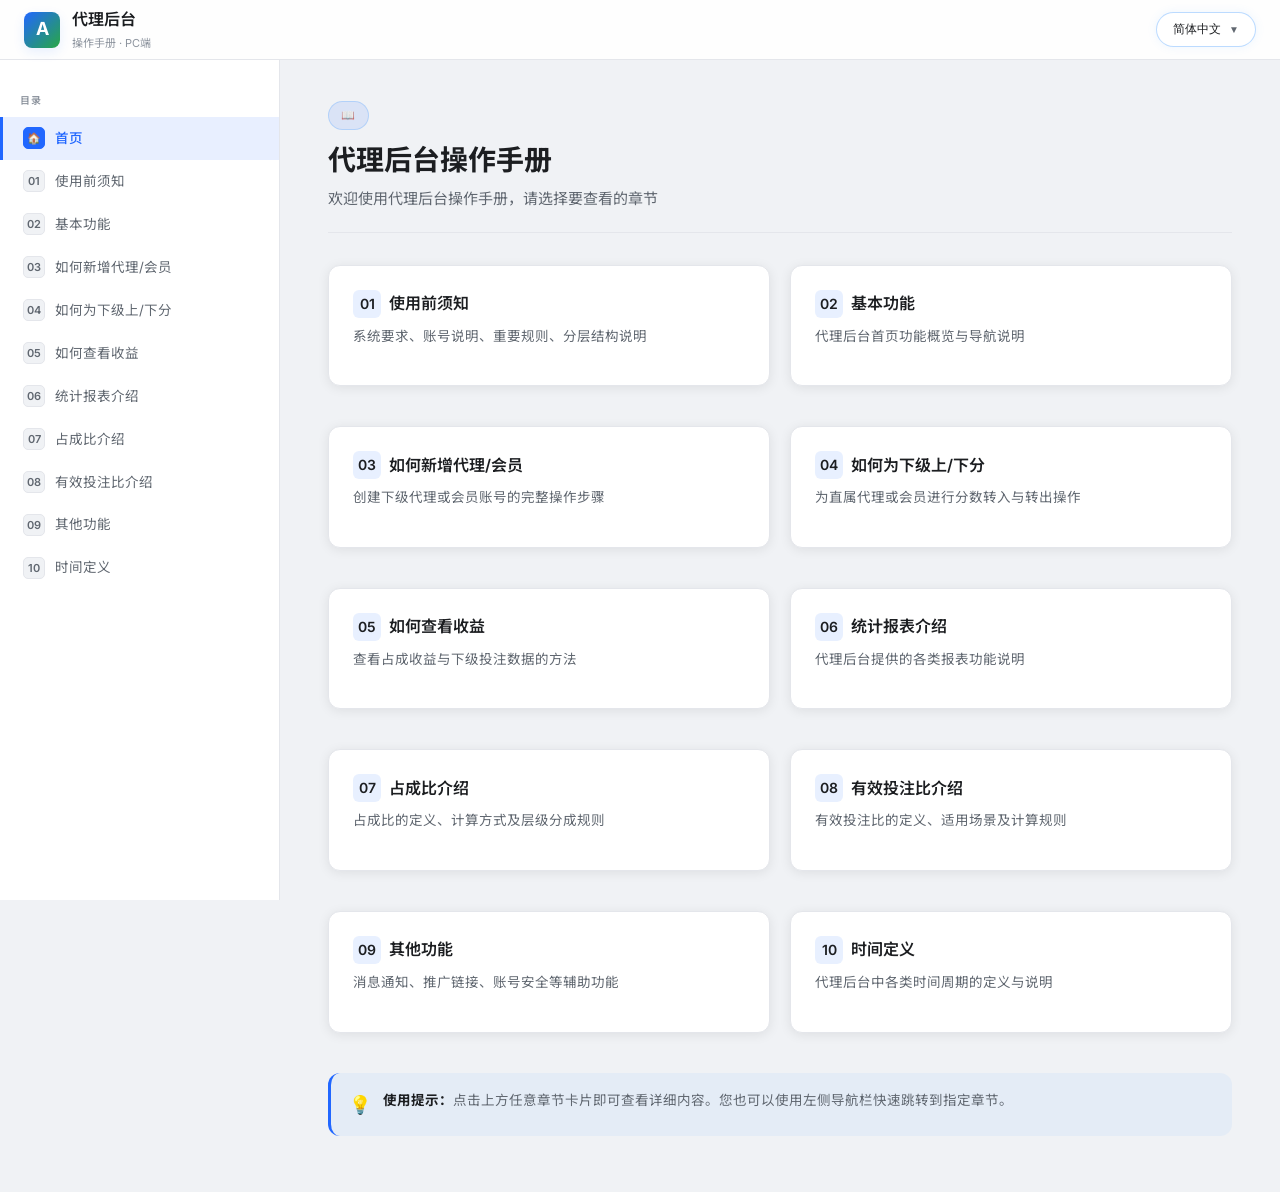
<file: index.html>
<!DOCTYPE html>
<html lang="zh-Hans">
<head>
<meta charset="UTF-8"/>
<meta name="viewport" content="width=device-width,initial-scale=1"/>
<title>代理后台操作手册</title>
<link rel="stylesheet" href="style.css"/>
</head>
<body>

<!-- HEADER -->
<header class="header">
  <div class="header-logo">
    <button class="mobile-toggle" id="mobileToggle">☰</button>
    <div class="logo-icon">A</div>
    <div>
      <div class="logo-text">代理后台</div>
      <div class="logo-sub">操作手册 · PC端</div>
    </div>
  </div>
  <div class="lang-dropdown">
    <button class="lang-dropdown-btn" id="langDropdownBtn">
      <span class="lang-current" id="langCurrent">简体中文</span>
      <span class="lang-arrow">▼</span>
    </button>
    <div class="lang-dropdown-menu" id="langDropdownMenu">
      <button class="lang-dropdown-item active" data-lang="sc">简体中文</button>
      <button class="lang-dropdown-item" data-lang="en">English</button>
      <button class="lang-dropdown-item" data-lang="vn">Tiếng Việt</button>
      <button class="lang-dropdown-item" data-lang="ph">Filipino</button>
    </div>
  </div>
</header>

<!-- LAYOUT -->
<div class="layout">

<!-- SIDEBAR -->
<nav class="sidebar">
  <div class="sidebar-section-title" data-lang="sc">目录</div>
  <div class="sidebar-section-title" data-lang="en" style="display:none">Contents</div>
  <div class="sidebar-section-title" data-lang="vn" style="display:none">Mục lục</div>
  <div class="sidebar-section-title" data-lang="ph" style="display:none">Talaan</div>
  <a href="index.html" class="nav-item active"><span class="nav-num">🏠</span><span class="nav-label">首页</span></a>
  <a href="section1.html" class="nav-item"><span class="nav-num">01</span><span class="nav-label">使用前须知</span></a>
  <a href="section2.html" class="nav-item"><span class="nav-num">02</span><span class="nav-label">基本功能</span></a>
  <a href="section3.html" class="nav-item"><span class="nav-num">03</span><span class="nav-label">如何新增代理/会员</span></a>
  <a href="section4.html" class="nav-item"><span class="nav-num">04</span><span class="nav-label">如何为下级上/下分</span></a>
  <a href="section5.html" class="nav-item"><span class="nav-num">05</span><span class="nav-label">如何查看收益</span></a>
  <a href="section6.html" class="nav-item"><span class="nav-num">06</span><span class="nav-label">统计报表介绍</span></a>
  <a href="section7.html" class="nav-item"><span class="nav-num">07</span><span class="nav-label">占成比介绍</span></a>
  <a href="section8.html" class="nav-item"><span class="nav-num">08</span><span class="nav-label">有效投注比介绍</span></a>
  <a href="section9.html" class="nav-item"><span class="nav-num">09</span><span class="nav-label">其他功能</span></a>
  <a href="section10.html" class="nav-item"><span class="nav-num">10</span><span class="nav-label">时间定义</span></a>
</nav>

<!-- MAIN -->
<main class="main">

<!-- ══════════════════════════════════════════════════════
     HOMEPAGE — 目录概览
══════════════════════════════════════════════════════ -->
<section class="section active">

  <!-- SC -->
  <div data-lang="sc">
    <div class="section-header">
      <div class="section-badge">📖</div>
      <h1 class="section-title">代理后台操作手册</h1>
      <p class="section-subtitle">欢迎使用代理后台操作手册，请选择要查看的章节</p>
    </div>
    
    <div class="grid-2">
      <a href="section1.html" class="card chapter-card">
        <div class="card-title"><div class="card-icon blue">01</div>使用前须知</div>
        <p class="para">系统要求、账号说明、重要规则、分层结构说明</p>
      </a>
      
      <a href="section2.html" class="card chapter-card">
        <div class="card-title"><div class="card-icon blue">02</div>基本功能</div>
        <p class="para">代理后台首页功能概览与导航说明</p>
      </a>
      
      <a href="section3.html" class="card chapter-card">
        <div class="card-title"><div class="card-icon blue">03</div>如何新增代理/会员</div>
        <p class="para">创建下级代理或会员账号的完整操作步骤</p>
      </a>
      
      <a href="section4.html" class="card chapter-card">
        <div class="card-title"><div class="card-icon blue">04</div>如何为下级上/下分</div>
        <p class="para">为直属代理或会员进行分数转入与转出操作</p>
      </a>
      
      <a href="section5.html" class="card chapter-card">
        <div class="card-title"><div class="card-icon blue">05</div>如何查看收益</div>
        <p class="para">查看占成收益与下级投注数据的方法</p>
      </a>
      
      <a href="section6.html" class="card chapter-card">
        <div class="card-title"><div class="card-icon blue">06</div>统计报表介绍</div>
        <p class="para">代理后台提供的各类报表功能说明</p>
      </a>
      
      <a href="section7.html" class="card chapter-card">
        <div class="card-title"><div class="card-icon blue">07</div>占成比介绍</div>
        <p class="para">占成比的定义、计算方式及层级分成规则</p>
      </a>
      
      <a href="section8.html" class="card chapter-card">
        <div class="card-title"><div class="card-icon blue">08</div>有效投注比介绍</div>
        <p class="para">有效投注比的定义、适用场景及计算规则</p>
      </a>
      
      <a href="section9.html" class="card chapter-card">
        <div class="card-title"><div class="card-icon blue">09</div>其他功能</div>
        <p class="para">消息通知、推广链接、账号安全等辅助功能</p>
      </a>
      
      <a href="section10.html" class="card chapter-card">
        <div class="card-title"><div class="card-icon blue">10</div>时间定义</div>
        <p class="para">代理后台中各类时间周期的定义与说明</p>
      </a>
    </div>
    
    <div class="notice info">
      <div class="notice-icon">💡</div>
      <div class="notice-content">
        <strong>使用提示：</strong>点击上方任意章节卡片即可查看详细内容。您也可以使用左侧导航栏快速跳转到指定章节。
      </div>
    </div>
  </div>

  <!-- EN -->
  <div data-lang="en" style="display:none">
    <div class="section-header">
      <div class="section-badge">📖</div>
      <h1 class="section-title">Agent Backend Operation Manual</h1>
      <p class="section-subtitle">Welcome to the Agent Backend Operation Manual. Please select a chapter to view.</p>
    </div>
    
    <div class="grid-2">
      <a href="section1.html" class="card chapter-card">
        <div class="card-title"><div class="card-icon blue">01</div>Before You Start</div>
        <p class="para">System requirements, account information, important rules, hierarchy structure</p>
      </a>
      
      <a href="section2.html" class="card chapter-card">
        <div class="card-title"><div class="card-icon blue">02</div>Basic Features</div>
        <p class="para">Overview of the Agent Backend homepage features and navigation</p>
      </a>
      
      <a href="section3.html" class="card chapter-card">
        <div class="card-title"><div class="card-icon blue">03</div>Add Agent / Member</div>
        <p class="para">Complete steps to create a sub-agent or member account</p>
      </a>
      
      <a href="section4.html" class="card chapter-card">
        <div class="card-title"><div class="card-icon blue">04</div>Deposit / Withdrawal for Downlines</div>
        <p class="para">Transfer points to or from a direct agent or member's account</p>
      </a>
      
      <a href="section5.html" class="card chapter-card">
        <div class="card-title"><div class="card-icon blue">05</div>View Earnings</div>
        <p class="para">How to view commission earnings and downline betting data</p>
      </a>
      
      <a href="section6.html" class="card chapter-card">
        <div class="card-title"><div class="card-icon blue">06</div>Statistical Reports</div>
        <p class="para">Various reports provided by the Agent Backend</p>
      </a>
      
      <a href="section7.html" class="card chapter-card">
        <div class="card-title"><div class="card-icon blue">07</div>Commission Ratio</div>
        <p class="para">Definition, calculation, and hierarchical sharing rules</p>
      </a>
      
      <a href="section8.html" class="card chapter-card">
        <div class="card-title"><div class="card-icon blue">08</div>Valid Bet Ratio</div>
        <p class="para">Definition, applicable scenarios, and calculation rules</p>
      </a>
      
      <a href="section9.html" class="card chapter-card">
        <div class="card-title"><div class="card-icon blue">09</div>Other Features</div>
        <p class="para">Notifications, referral links, account security, and more</p>
      </a>
      
      <a href="section10.html" class="card chapter-card">
        <div class="card-title"><div class="card-icon blue">10</div>Time Definitions</div>
        <p class="para">Definitions and explanations of time periods used</p>
      </a>
    </div>
    
    <div class="notice info">
      <div class="notice-icon">💡</div>
      <div class="notice-content">
        <strong>Usage Tips:</strong>Click any chapter card above to view detailed content. You can also use the left navigation bar to quickly jump to specific chapters.
      </div>
    </div>
  </div>

  <!-- VN -->
  <div data-lang="vn" style="display:none">
    <div class="section-header">
      <div class="section-badge">📖</div>
      <h1 class="section-title">Hướng dẫn sử dụng hệ thống đại lý</h1>
      <p class="section-subtitle">Chào mừng đến với hướng dẫn sử dụng hệ thống đại lý. Vui lòng chọn chương để xem.</p>
    </div>
    
    <div class="grid-2">
      <a href="section1.html" class="card chapter-card">
        <div class="card-title"><div class="card-icon blue">01</div>Trước khi sử dụng</div>
        <p class="para">Yêu cầu hệ thống, thông tin tài khoản, quy tắc quan trọng, cấu trúc phân cấp</p>
      </a>
      
      <a href="section2.html" class="card chapter-card">
        <div class="card-title"><div class="card-icon blue">02</div>Chức năng cơ bản</div>
        <p class="para">Tổng quan về các chức năng trang chủ và điều hướng</p>
      </a>
      
      <a href="section3.html" class="card chapter-card">
        <div class="card-title"><div class="card-icon blue">03</div>Thêm đại lý / thành viên</div>
        <p class="para">Các bước đầy đủ để tạo tài khoản đại lý con hoặc thành viên</p>
      </a>
      
      <a href="section4.html" class="card chapter-card">
        <div class="card-title"><div class="card-icon blue">04</div>Nạp / Rút điểm cho cấp dưới</div>
        <p class="para">Chuyển điểm vào hoặc thu hồi từ tài khoản cấp dưới</p>
      </a>
      
      <a href="section5.html" class="card chapter-card">
        <div class="card-title"><div class="card-icon blue">05</div>Xem thu nhập</div>
        <p class="para">Cách xem thu nhập hoa hồng và dữ liệu cược của cấp dưới</p>
      </a>
      
      <a href="section6.html" class="card chapter-card">
        <div class="card-title"><div class="card-icon blue">06</div>Báo cáo thống kê</div>
        <p class="para">Các loại báo cáo được cung cấp bởi hệ thống đại lý</p>
      </a>
      
      <a href="section7.html" class="card chapter-card">
        <div class="card-title"><div class="card-icon blue">07</div>Tỷ lệ hoa hồng</div>
        <p class="para">Định nghĩa, cách tính và quy tắc phân chia theo cấp bậc</p>
      </a>
      
      <a href="section8.html" class="card chapter-card">
        <div class="card-title"><div class="card-icon blue">08</div>Tỷ lệ cược hợp lệ</div>
        <p class="para">Định nghĩa, tình huống áp dụng và quy tắc tính</p>
      </a>
      
      <a href="section9.html" class="card chapter-card">
        <div class="card-title"><div class="card-icon blue">09</div>Chức năng khác</div>
        <p class="para">Thông báo, liên kết giới thiệu, bảo mật tài khoản, v.v.</p>
      </a>
      
      <a href="section10.html" class="card chapter-card">
        <div class="card-title"><div class="card-icon blue">10</div>Định nghĩa thời gian</div>
        <p class="para">Định nghĩa và giải thích các khoảng thời gian sử dụng</p>
      </a>
    </div>
    
    <div class="notice info">
      <div class="notice-icon">💡</div>
      <div class="notice-content">
        <strong>Mẹo sử dụng:</strong>Nhấp vào bất kỳ thẻ chương nào ở trên để xem nội dung chi tiết. Bạn cũng có thể sử dụng thanh điều hướng bên trái để nhanh chóng chuyển đến các chương cụ thể.
      </div>
    </div>
  </div>

  <!-- PH -->
  <div data-lang="ph" style="display:none">
    <div class="section-header">
      <div class="section-badge">📖</div>
      <h1 class="section-title">Gabay sa Paggamit ng Agent Backend</h1>
      <p class="section-subtitle">Maligayang pagdating sa gabay sa paggamit ng Agent Backend. Mangyaring pumili ng isang chapter na tingnan.</p>
    </div>
    
    <div class="grid-2">
      <a href="section1.html" class="card chapter-card">
        <div class="card-title"><div class="card-icon blue">01</div>Bago Gamitin</div>
        <p class="para">Mga kinakailangan, impormasyon ng account, mahahalagang patakaran, istraktura ng hierarchy</p>
      </a>
      
      <a href="section2.html" class="card chapter-card">
        <div class="card-title"><div class="card-icon blue">02</div>Mga Pangunahing Feature</div>
        <p class="para">Pangkalahatang-ideya ng mga feature ng homepage at navigation</p>
      </a>
      
      <a href="section3.html" class="card chapter-card">
        <div class="card-title"><div class="card-icon blue">03</div>Magdagdag ng Agent / Miyembro</div>
        <p class="para">Kumpletong mga hakbang para lumikha ng sub-agent o miyembro</p>
      </a>
      
      <a href="section4.html" class="card chapter-card">
        <div class="card-title"><div class="card-icon blue">04</div>Mag-deposit / Withdraw sa Downline</div>
        <p class="para">Maglipat ng puntos sa o mula sa account ng downline</p>
      </a>
      
      <a href="section5.html" class="card chapter-card">
        <div class="card-title"><div class="card-icon blue">05</div>Tingnan ang Kita</div>
        <p class="para">Paano tingnan ang commission earnings at downline betting data</p>
      </a>
      
      <a href="section6.html" class="card chapter-card">
        <div class="card-title"><div class="card-icon blue">06</div>Ulat ng Istatistika</div>
        <p class="para">Mga iba't ibang ulat na ibinibigay ng Agent Backend</p>
      </a>
      
      <a href="section7.html" class="card chapter-card">
        <div class="card-title"><div class="card-icon blue">07</div>Commission Ratio</div>
        <p class="para">Kahulugan, pagkalkula, at mga panuntunan sa hierarchical sharing</p>
      </a>
      
      <a href="section8.html" class="card chapter-card">
        <div class="card-title"><div class="card-icon blue">08</div>Valid Bet Ratio</div>
        <p class="para">Kahulugan, mga applicable na sitwasyon, at mga panuntunan</p>
      </a>
      
      <a href="section9.html" class="card chapter-card">
        <div class="card-title"><div class="card-icon blue">09</div>Iba pang Feature</div>
        <p class="para">Mga notipikasyon, referral links, seguridad ng account, at iba pa</p>
      </a>
      
      <a href="section10.html" class="card chapter-card">
        <div class="card-title"><div class="card-icon blue">10</div>Kahulugan ng Oras</div>
        <p class="para">Mga kahulugan at paliwanag ng mga panahon ng oras na ginagamit</p>
      </a>
    </div>
    
    <div class="notice info">
      <div class="notice-icon">💡</div>
      <div class="notice-content">
        <strong>Mga Tip sa Paggamit:</strong>I-click ang anumang chapter card sa itaas para tingnan ang detalyadong content. Maaari mo ring gamitin ang left navigation bar para mabilis na lumundag sa mga partikular na chapter.
      </div>
    </div>
  </div>

</section>

</main>
</div>

<script src="script.js"></script>
</body>
</html>
</file>
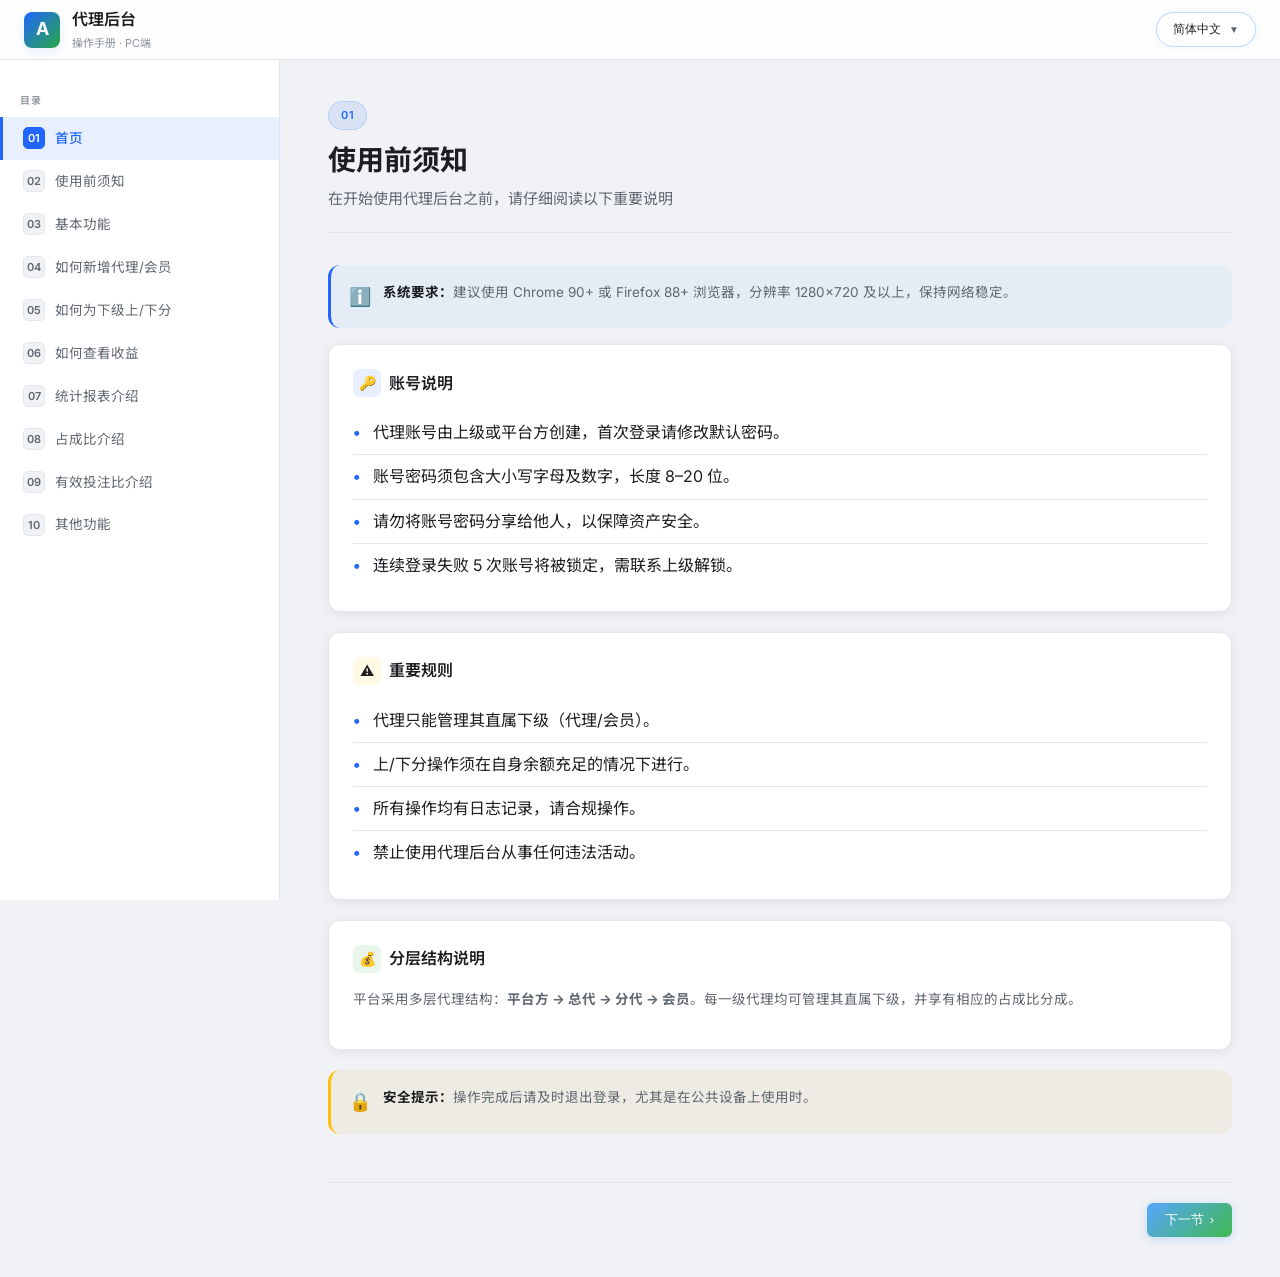
<file: index_original.html>
<!DOCTYPE html>
<html lang="zh-Hans">
<head>
<meta charset="UTF-8"/>
<meta name="viewport" content="width=device-width,initial-scale=1"/>
<title>代理后台操作手册</title>
<link rel="stylesheet" href="style.css"/>
</head>
<body>

<!-- HEADER -->
<header class="header">
  <div class="header-logo">
    <button class="mobile-toggle" id="mobileToggle">☰</button>
    <div class="logo-icon">A</div>
    <div>
      <div class="logo-text">代理后台</div>
      <div class="logo-sub">操作手册 · PC端</div>
    </div>
  </div>
  <div class="lang-dropdown">
    <button class="lang-dropdown-btn" id="langDropdownBtn">
      <span class="lang-current" id="langCurrent">简体中文</span>
      <span class="lang-arrow">▼</span>
    </button>
    <div class="lang-dropdown-menu" id="langDropdownMenu">
      <button class="lang-dropdown-item active" data-lang="sc">简体中文</button>
      <button class="lang-dropdown-item" data-lang="en">English</button>
      <button class="lang-dropdown-item" data-lang="vn">Tiếng Việt</button>
      <button class="lang-dropdown-item" data-lang="ph">Filipino</button>
    </div>
  </div>
</header>

<!-- LAYOUT -->
<div class="layout">

<!-- SIDEBAR -->
<nav class="sidebar">
  <div class="sidebar-section-title" data-lang="sc">目录</div>
  <div class="sidebar-section-title" data-lang="en" style="display:none">Contents</div>
  <div class="sidebar-section-title" data-lang="vn" style="display:none">Mục lục</div>
  <div class="sidebar-section-title" data-lang="ph" style="display:none">Talaan</div>
  <a class="nav-item active" id="nav0"><span class="nav-num">01</span><span class="nav-label">使用前须知</span></a>
  <a class="nav-item" id="nav1"><span class="nav-num">02</span><span class="nav-label">基本功能</span></a>
  <a class="nav-item" id="nav2"><span class="nav-num">03</span><span class="nav-label">如何新增代理/会员</span></a>
  <a class="nav-item" id="nav3"><span class="nav-num">04</span><span class="nav-label">如何为下级上/下分</span></a>
  <a class="nav-item" id="nav4"><span class="nav-num">05</span><span class="nav-label">如何查看收益</span></a>
  <a class="nav-item" id="nav5"><span class="nav-num">06</span><span class="nav-label">统计报表介绍</span></a>
  <a class="nav-item" id="nav6"><span class="nav-num">07</span><span class="nav-label">占成比介绍</span></a>
  <a class="nav-item" id="nav7"><span class="nav-num">08</span><span class="nav-label">有效投注比介绍</span></a>
  <a class="nav-item" id="nav8"><span class="nav-num">09</span><span class="nav-label">其他功能</span></a>
  <a class="nav-item" id="nav9"><span class="nav-num">10</span><span class="nav-label">时间定义</span></a>
</nav>

<!-- MAIN -->
<main class="main">

<!-- ══════════════════════════════════════════════════════
     SECTION 01 — 使用前须知 / Before You Start
═══════════════════════════════════════════════════════ -->
<section class="section active" id="sec0">

  <!-- SC -->
  <div data-lang="sc">
    <div class="section-header">
      <div class="section-badge">01</div>
      <h1 class="section-title">使用前须知</h1>
      <p class="section-subtitle">在开始使用代理后台之前，请仔细阅读以下重要说明</p>
    </div>
    <div class="notice info"><div class="notice-icon">ℹ️</div><div class="notice-content"><strong>系统要求：</strong>建议使用 Chrome 90+ 或 Firefox 88+ 浏览器，分辨率 1280×720 及以上，保持网络稳定。</div></div>
    <div class="card">
      <div class="card-title"><div class="card-icon blue">🔑</div>账号说明</div>
      <ul class="content-list">
        <li>代理账号由上级或平台方创建，首次登录请修改默认密码。</li>
        <li>账号密码须包含大小写字母及数字，长度 8–20 位。</li>
        <li>请勿将账号密码分享给他人，以保障资产安全。</li>
        <li>连续登录失败 5 次账号将被锁定，需联系上级解锁。</li>
      </ul>
    </div>
    <div class="card">
      <div class="card-title"><div class="card-icon yellow">⚠️</div>重要规则</div>
      <ul class="content-list">
        <li>代理只能管理其直属下级（代理/会员）。</li>
        <li>上/下分操作须在自身余额充足的情况下进行。</li>
        <li>所有操作均有日志记录，请合规操作。</li>
        <li>禁止使用代理后台从事任何违法活动。</li>
      </ul>
    </div>
    <div class="card">
      <div class="card-title"><div class="card-icon green">💰</div>分层结构说明</div>
      <p class="para">平台采用多层代理结构：<strong>平台方 → 总代 → 分代 → 会员</strong>。每一级代理均可管理其直属下级，并享有相应的占成比分成。</p>
    </div>
    <div class="notice warning"><div class="notice-icon">🔒</div><div class="notice-content"><strong>安全提示：</strong>操作完成后请及时退出登录，尤其是在公共设备上使用时。</div></div>
  </div>

  <!-- EN -->
  <div data-lang="en" style="display:none">
    <div class="section-header">
      <div class="section-badge">01</div>
      <h1 class="section-title">Before You Start</h1>
      <p class="section-subtitle">Please read the following important notes carefully before using the Agent Backend.</p>
    </div>
    <div class="notice info"><div class="notice-icon">ℹ️</div><div class="notice-content"><strong>System Requirements:</strong> Chrome 90+ or Firefox 88+ recommended. Resolution 1280×720 or higher. Stable internet connection required.</div></div>
    <div class="card">
      <div class="card-title"><div class="card-icon blue">🔑</div>Account Information</div>
      <ul class="content-list">
        <li>Agent accounts are created by a superior agent or platform administrator. Change your default password upon first login.</li>
        <li>Passwords must include uppercase, lowercase letters and numbers, 8–20 characters long.</li>
        <li>Never share your account credentials with others to protect your assets.</li>
        <li>After 5 consecutive failed login attempts, the account will be locked. Contact your superior to unlock.</li>
      </ul>
    </div>
    <div class="card">
      <div class="card-title"><div class="card-icon yellow">⚠️</div>Important Rules</div>
      <ul class="content-list">
        <li>Agents can only manage their direct downlines (agents/members).</li>
        <li>Deposit/withdrawal operations require sufficient balance in your account.</li>
        <li>All operations are logged. Please operate in compliance with regulations.</li>
        <li>Using the agent backend for any illegal activities is strictly prohibited.</li>
      </ul>
    </div>
    <div class="card">
      <div class="card-title"><div class="card-icon green">💰</div>Hierarchy Structure</div>
      <p class="para">The platform uses a multi-level agent structure: <strong>Platform → Master Agent → Sub-Agent → Member</strong>. Each level can manage their direct downlines and receives a corresponding commission share.</p>
    </div>
    <div class="notice warning"><div class="notice-icon">🔒</div><div class="notice-content"><strong>Security Notice:</strong> Please log out after completing operations, especially when using public devices.</div></div>
  </div>

  <!-- VN -->
  <div data-lang="vn" style="display:none">
    <div class="section-header">
      <div class="section-badge">01</div>
      <h1 class="section-title">Trước khi sử dụng</h1>
      <p class="section-subtitle">Vui lòng đọc kỹ các lưu ý quan trọng sau trước khi sử dụng hệ thống đại lý.</p>
    </div>
    <div class="notice info"><div class="notice-icon">ℹ️</div><div class="notice-content"><strong>Yêu cầu hệ thống:</strong> Nên dùng Chrome 90+ hoặc Firefox 88+. Độ phân giải 1280×720 trở lên. Kết nối mạng ổn định.</div></div>
    <div class="card">
      <div class="card-title"><div class="card-icon blue">🔑</div>Thông tin tài khoản</div>
      <ul class="content-list">
        <li>Tài khoản đại lý được tạo bởi cấp trên hoặc quản trị viên nền tảng. Đổi mật khẩu mặc định khi đăng nhập lần đầu.</li>
        <li>Mật khẩu phải bao gồm chữ hoa, chữ thường và số, dài 8–20 ký tự.</li>
        <li>Không chia sẻ thông tin tài khoản để bảo vệ tài sản.</li>
        <li>Sau 5 lần đăng nhập thất bại liên tiếp, tài khoản sẽ bị khóa. Liên hệ cấp trên để mở khóa.</li>
      </ul>
    </div>
    <div class="card">
      <div class="card-title"><div class="card-icon yellow">⚠️</div>Quy tắc quan trọng</div>
      <ul class="content-list">
        <li>Đại lý chỉ có thể quản lý cấp dưới trực tiếp của mình.</li>
        <li>Thao tác nạp/rút điểm yêu cầu số dư trong tài khoản đủ.</li>
        <li>Tất cả thao tác đều được ghi lại nhật ký. Hãy thực hiện đúng quy định.</li>
        <li>Nghiêm cấm sử dụng hệ thống đại lý cho bất kỳ hoạt động bất hợp pháp nào.</li>
      </ul>
    </div>
    <div class="card">
      <div class="card-title"><div class="card-icon green">💰</div>Cấu trúc phân cấp</div>
      <p class="para">Nền tảng sử dụng cấu trúc đại lý đa cấp: <strong>Nền tảng → Tổng đại lý → Đại lý con → Thành viên</strong>. Mỗi cấp có thể quản lý cấp dưới trực tiếp và nhận hoa hồng tương ứng.</p>
    </div>
    <div class="notice warning"><div class="notice-icon">🔒</div><div class="notice-content"><strong>Lưu ý bảo mật:</strong> Vui lòng đăng xuất sau khi hoàn thành thao tác, đặc biệt khi sử dụng thiết bị công cộng.</div></div>
  </div>

  <!-- PH -->
  <div data-lang="ph" style="display:none">
    <div class="section-header">
      <div class="section-badge">01</div>
      <h1 class="section-title">Bago Gamitin</h1>
      <p class="section-subtitle">Pakibasa nang mabuti ang mga sumusunod na mahalagang tala bago gamitin ang Agent Backend.</p>
    </div>
    <div class="notice info"><div class="notice-icon">ℹ️</div><div class="notice-content"><strong>Mga Kinakailangan:</strong> Inirerekomenda ang Chrome 90+ o Firefox 88+. Resolution na 1280×720 o mas mataas. Matatag na koneksyon sa internet.</div></div>
    <div class="card">
      <div class="card-title"><div class="card-icon blue">🔑</div>Impormasyon ng Account</div>
      <ul class="content-list">
        <li>Ang agent account ay nilikha ng iyong superyor o ng platform administrator. Palitan ang default na password sa unang pag-login.</li>
        <li>Ang password ay dapat may malaking titik, maliit na titik, at numero, 8–20 karakter ang haba.</li>
        <li>Huwag ibahagi ang iyong credentials para maprotektahan ang iyong mga asset.</li>
        <li>Pagkatapos ng 5 sunud-sunod na maling pag-login, ang account ay mala-lock. Makipag-ugnayan sa iyong superyor para i-unlock.</li>
      </ul>
    </div>
    <div class="card">
      <div class="card-title"><div class="card-icon yellow">⚠️</div>Mahahalagang Patakaran</div>
      <ul class="content-list">
        <li>Ang mga agent ay maaari lamang pamahalaan ang kanilang mga direktang downline.</li>
        <li>Ang operasyon ng deposit/withdrawal ay nangangailangan ng sapat na balanse sa inyong account.</li>
        <li>Lahat ng operasyon ay naka-log. Mangyaring sumunod sa mga regulasyon.</li>
        <li>Mahigpit na ipinagbabawal ang paggamit ng agent backend para sa anumang ilegal na aktibidad.</li>
      </ul>
    </div>
    <div class="card">
      <div class="card-title"><div class="card-icon green">💰</div>Istraktura ng Hierarchy</div>
      <p class="para">Gumagamit ang platform ng multi-level agent structure: <strong>Platform → Master Agent → Sub-Agent → Miyembro</strong>. Bawat antas ay maaaring pamahalaan ang kanilang mga direktang downline at tumatanggap ng katumbas na commission.</p>
    </div>
    <div class="notice warning"><div class="notice-icon">🔒</div><div class="notice-content"><strong>Babala sa Seguridad:</strong> Mag-log out pagkatapos ng mga operasyon, lalo na kapag gumagamit ng pampublikong device.</div></div>
  </div>

  <div class="content-footer"><div></div><div class="footer-nav"><button class="btn btn-primary btn-next"><!--N--><span>下一节</span> ›</button></div></div>
</section>

<!-- ══════════════════════════════════════════════════════
     SECTION 02 — 基本功能 / Basic Features
═══════════════════════════════════════════════════════ -->
<section class="section" id="sec1">

  <!-- SC -->
  <div data-lang="sc">
    <div class="section-header">
      <div class="section-badge">02</div>
      <h1 class="section-title">基本功能</h1>
      <p class="section-subtitle">代理后台首页功能概览与导航说明</p>
    </div>
    <div class="grid-2">
      <div class="info-card"><div class="info-label">账户余额</div><div class="info-value">💰</div><div class="info-desc">实时显示当前可用余额</div></div>
      <div class="info-card"><div class="info-label">下级人数</div><div class="info-value">👥</div><div class="info-desc">代理及会员总人数</div></div>
      <div class="info-card"><div class="info-label">今日投注</div><div class="info-value">🎲</div><div class="info-desc">今日下级有效投注总额</div></div>
      <div class="info-card"><div class="info-label">本月收益</div><div class="info-value">📈</div><div class="info-desc">本月累计占成收益</div></div>
    </div>
    <div class="card">
      <div class="card-title"><div class="card-icon blue">🧭</div>主要功能模块</div>
      <div class="table-wrap"><table><thead><tr><th>功能</th><th>说明</th></tr></thead><tbody>
        <tr><td>数据概览</td><td>展示账户余额、下级总数、今日投注、本月收益等核心数据</td></tr>
        <tr><td>代理管理</td><td>查看、新增、编辑直属代理信息及权限</td></tr>
        <tr><td>会员管理</td><td>查看、新增、管理直属会员账号</td></tr>
        <tr><td>上下分记录</td><td>查看所有上/下分操作流水</td></tr>
        <tr><td>报表中心</td><td>统计下级投注、收益、结算等数据</td></tr>
        <tr><td>个人设置</td><td>修改密码、绑定联系方式等</td></tr>
      </tbody></table></div>
    </div>
    <div class="notice info"><div class="notice-icon">💡</div><div class="notice-content">数据刷新频率约为 5 分钟一次，如需最新数据请手动刷新页面。</div></div>
  </div>

  <!-- EN -->
  <div data-lang="en" style="display:none">
    <div class="section-header">
      <div class="section-badge">02</div>
      <h1 class="section-title">Basic Features</h1>
      <p class="section-subtitle">Overview of the Agent Backend homepage features and navigation.</p>
    </div>
    <div class="card">
      <div class="card-title"><div class="card-icon blue">🧭</div>Main Feature Modules</div>
      <div class="table-wrap"><table><thead><tr><th>Feature</th><th>Description</th></tr></thead><tbody>
        <tr><td>Dashboard</td><td>Shows account balance, total downlines, today's bets, and monthly earnings.</td></tr>
        <tr><td>Agent Management</td><td>View, add, and edit direct agent information and permissions.</td></tr>
        <tr><td>Member Management</td><td>View, add, and manage direct member accounts.</td></tr>
        <tr><td>Transaction Records</td><td>View all deposit/withdrawal operation records.</td></tr>
        <tr><td>Reports Center</td><td>Statistics on downline bets, earnings, and settlements.</td></tr>
        <tr><td>Account Settings</td><td>Change password, bind contact information, etc.</td></tr>
      </tbody></table></div>
    </div>
    <div class="notice info"><div class="notice-icon">💡</div><div class="notice-content">Data refreshes approximately every 5 minutes. Manually refresh the page for the latest data.</div></div>
  </div>

  <!-- VN -->
  <div data-lang="vn" style="display:none">
    <div class="section-header">
      <div class="section-badge">02</div>
      <h1 class="section-title">Chức năng cơ bản</h1>
      <p class="section-subtitle">Tổng quan về các chức năng trang chủ hệ thống đại lý và điều hướng.</p>
    </div>
    <div class="card">
      <div class="card-title"><div class="card-icon blue">🧭</div>Các mô-đun chức năng chính</div>
      <div class="table-wrap"><table><thead><tr><th>Chức năng</th><th>Mô tả</th></tr></thead><tbody>
        <tr><td>Tổng quan</td><td>Hiển thị số dư tài khoản, tổng cấp dưới, cược hôm nay và thu nhập tháng.</td></tr>
        <tr><td>Quản lý đại lý</td><td>Xem, thêm và chỉnh sửa thông tin đại lý trực tiếp.</td></tr>
        <tr><td>Quản lý thành viên</td><td>Xem, thêm và quản lý tài khoản thành viên trực tiếp.</td></tr>
        <tr><td>Lịch sử giao dịch</td><td>Xem tất cả lịch sử nạp/rút điểm.</td></tr>
        <tr><td>Trung tâm báo cáo</td><td>Thống kê cược, thu nhập và quyết toán của cấp dưới.</td></tr>
        <tr><td>Cài đặt tài khoản</td><td>Đổi mật khẩu, liên kết thông tin liên hệ, v.v.</td></tr>
      </tbody></table></div>
    </div>
    <div class="notice info"><div class="notice-icon">💡</div><div class="notice-content">Dữ liệu làm mới khoảng 5 phút một lần. Tải lại trang thủ công để có dữ liệu mới nhất.</div></div>
  </div>

  <!-- PH -->
  <div data-lang="ph" style="display:none">
    <div class="section-header">
      <div class="section-badge">02</div>
      <h1 class="section-title">Mga Pangunahing Feature</h1>
      <p class="section-subtitle">Pangkalahatang-ideya ng mga feature ng Agent Backend homepage at navigation.</p>
    </div>
    <div class="card">
      <div class="card-title"><div class="card-icon blue">🧭</div>Mga Pangunahing Module</div>
      <div class="table-wrap"><table><thead><tr><th>Feature</th><th>Paglalarawan</th></tr></thead><tbody>
        <tr><td>Dashboard</td><td>Ipinapakita ang balanse ng account, kabuuang downline, mga taya ngayon, at kita ngayong buwan.</td></tr>
        <tr><td>Pamamahala ng Agent</td><td>Tingnan, idagdag, at i-edit ang impormasyon ng direktang agent.</td></tr>
        <tr><td>Pamamahala ng Miyembro</td><td>Tingnan, idagdag, at pamahalaan ang mga direktang miyembro.</td></tr>
        <tr><td>Mga Rekord ng Transaksyon</td><td>Tingnan ang lahat ng rekord ng deposit/withdrawal na operasyon.</td></tr>
        <tr><td>Sentro ng Ulat</td><td>Istatistika sa mga taya, kita, at settlement ng downline.</td></tr>
        <tr><td>Mga Setting ng Account</td><td>Palitan ang password, i-bind ang contact information, atbp.</td></tr>
      </tbody></table></div>
    </div>
    <div class="notice info"><div class="notice-icon">💡</div><div class="notice-content">Ang data ay nag-re-refresh ng humigit-kumulang 5 minuto. Manual na i-refresh ang pahina para sa pinakabagong data.</div></div>
  </div>

  <div class="content-footer"><div class="footer-nav"><button class="btn btn-outline btn-prev">‹ <span>上一节</span></button></div><div class="footer-nav"><button class="btn btn-primary btn-next"><span>下一节</span> ›</button></div></div>
</section>

<!-- ══════════════════════════════════════════════════════
     SECTION 03 — 如何新增代理/会员
═══════════════════════════════════════════════════════ -->
<section class="section" id="sec2">

  <!-- SC -->
  <div data-lang="sc">
    <div class="section-header">
      <div class="section-badge">03</div>
      <h1 class="section-title">如何新增代理 / 会员</h1>
      <p class="section-subtitle">在代理后台创建下级代理或会员账号的完整操作步骤</p>
    </div>
    <div class="card">
      <div class="card-title"><div class="card-icon blue">👤</div>新增代理</div>
      <ol class="steps-list">
        <li class="step-item"><div class="step-num">1</div><div class="step-content"><div class="step-title">进入代理管理</div><div class="step-desc">在左侧导航栏点击「代理管理」→「新增代理」。</div></div></li>
        <li class="step-item"><div class="step-num">2</div><div class="step-content"><div class="step-title">填写基本信息</div><div class="step-desc">输入账号（字母+数字，6–16 位）、密码、真实姓名、联系方式。</div></div></li>
        <li class="step-item"><div class="step-num">3</div><div class="step-content"><div class="step-title">设置占成比</div><div class="step-desc">设置该代理的占成比，不可超过本代理自身占成比上限。</div></div></li>
        <li class="step-item"><div class="step-num">4</div><div class="step-content"><div class="step-title">确认提交</div><div class="step-desc">核对所有信息后点击「确认创建」，系统将发送账号信息。</div></div></li>
      </ol>
    </div>
    <div class="card">
      <div class="card-title"><div class="card-icon green">👥</div>新增会员</div>
      <ol class="steps-list">
        <li class="step-item"><div class="step-num">1</div><div class="step-content"><div class="step-title">进入会员管理</div><div class="step-desc">在左侧导航栏点击「会员管理」→「新增会员」。</div></div></li>
        <li class="step-item"><div class="step-num">2</div><div class="step-content"><div class="step-title">填写会员信息</div><div class="step-desc">输入会员账号、密码及联系方式。账号创建后不可修改。</div></div></li>
        <li class="step-item"><div class="step-num">3</div><div class="step-content"><div class="step-title">确认提交</div><div class="step-desc">点击「确认创建」完成创建，会员可立即登录游戏平台。</div></div></li>
      </ol>
    </div>
    <div class="notice warning"><div class="notice-icon">⚠️</div><div class="notice-content"><strong>注意：</strong>账号一经创建无法删除，仅可冻结停用。请谨慎填写账号信息。</div></div>
  </div>

  <!-- EN -->
  <div data-lang="en" style="display:none">
    <div class="section-header">
      <div class="section-badge">03</div>
      <h1 class="section-title">Add Agent / Member</h1>
      <p class="section-subtitle">Complete steps to create a sub-agent or member account in the Agent Backend.</p>
    </div>
    <div class="card">
      <div class="card-title"><div class="card-icon blue">👤</div>Add an Agent</div>
      <ol class="steps-list">
        <li class="step-item"><div class="step-num">1</div><div class="step-content"><div class="step-title">Go to Agent Management</div><div class="step-desc">Click "Agent Management" → "Add Agent" in the left navigation bar.</div></div></li>
        <li class="step-item"><div class="step-num">2</div><div class="step-content"><div class="step-title">Fill in Basic Information</div><div class="step-desc">Enter username (letters + numbers, 6–16 chars), password, full name, and contact info.</div></div></li>
        <li class="step-item"><div class="step-num">3</div><div class="step-content"><div class="step-title">Set Commission Ratio</div><div class="step-desc">Set the commission ratio for this agent. Cannot exceed your own commission ratio limit.</div></div></li>
        <li class="step-item"><div class="step-num">4</div><div class="step-content"><div class="step-title">Confirm & Submit</div><div class="step-desc">Review all information and click "Confirm Create". The system will send the account details.</div></div></li>
      </ol>
    </div>
    <div class="card">
      <div class="card-title"><div class="card-icon green">👥</div>Add a Member</div>
      <ol class="steps-list">
        <li class="step-item"><div class="step-num">1</div><div class="step-content"><div class="step-title">Go to Member Management</div><div class="step-desc">Click "Member Management" → "Add Member" in the left navigation bar.</div></div></li>
        <li class="step-item"><div class="step-num">2</div><div class="step-content"><div class="step-title">Fill in Member Information</div><div class="step-desc">Enter the member's username, password, and contact info. Username cannot be changed after creation.</div></div></li>
        <li class="step-item"><div class="step-num">3</div><div class="step-content"><div class="step-title">Confirm & Submit</div><div class="step-desc">Click "Confirm Create" to complete. The member can log into the gaming platform immediately.</div></div></li>
      </ol>
    </div>
    <div class="notice warning"><div class="notice-icon">⚠️</div><div class="notice-content"><strong>Note:</strong> Accounts cannot be deleted once created; they can only be frozen/disabled. Please fill in account information carefully.</div></div>
  </div>

  <!-- VN -->
  <div data-lang="vn" style="display:none">
    <div class="section-header">
      <div class="section-badge">03</div>
      <h1 class="section-title">Thêm đại lý / thành viên</h1>
      <p class="section-subtitle">Các bước đầy đủ để tạo tài khoản đại lý con hoặc thành viên trong hệ thống.</p>
    </div>
    <div class="card">
      <div class="card-title"><div class="card-icon blue">👤</div>Thêm đại lý</div>
      <ol class="steps-list">
        <li class="step-item"><div class="step-num">1</div><div class="step-content"><div class="step-title">Vào Quản lý đại lý</div><div class="step-desc">Nhấp "Quản lý đại lý" → "Thêm đại lý" trong thanh điều hướng bên trái.</div></div></li>
        <li class="step-item"><div class="step-num">2</div><div class="step-content"><div class="step-title">Điền thông tin cơ bản</div><div class="step-desc">Nhập tên đăng nhập (chữ + số, 6–16 ký tự), mật khẩu, họ tên, thông tin liên hệ.</div></div></li>
        <li class="step-item"><div class="step-num">3</div><div class="step-content"><div class="step-title">Đặt tỷ lệ hoa hồng</div><div class="step-desc">Đặt tỷ lệ hoa hồng cho đại lý này, không được vượt quá giới hạn của bạn.</div></div></li>
        <li class="step-item"><div class="step-num">4</div><div class="step-content"><div class="step-title">Xác nhận và gửi</div><div class="step-desc">Kiểm tra thông tin và nhấp "Xác nhận tạo". Hệ thống sẽ gửi thông tin tài khoản.</div></div></li>
      </ol>
    </div>
    <div class="card">
      <div class="card-title"><div class="card-icon green">👥</div>Thêm thành viên</div>
      <ol class="steps-list">
        <li class="step-item"><div class="step-num">1</div><div class="step-content"><div class="step-title">Vào Quản lý thành viên</div><div class="step-desc">Nhấp "Quản lý thành viên" → "Thêm thành viên" trong thanh điều hướng.</div></div></li>
        <li class="step-item"><div class="step-num">2</div><div class="step-content"><div class="step-title">Điền thông tin thành viên</div><div class="step-desc">Nhập tên đăng nhập, mật khẩu và thông tin liên hệ. Tên đăng nhập không thể thay đổi sau khi tạo.</div></div></li>
        <li class="step-item"><div class="step-num">3</div><div class="step-content"><div class="step-title">Xác nhận và gửi</div><div class="step-desc">Nhấp "Xác nhận tạo" để hoàn tất. Thành viên có thể đăng nhập ngay vào nền tảng trò chơi.</div></div></li>
      </ol>
    </div>
    <div class="notice warning"><div class="notice-icon">⚠️</div><div class="notice-content"><strong>Lưu ý:</strong> Tài khoản không thể xóa sau khi tạo; chỉ có thể đóng băng. Hãy điền thông tin cẩn thận.</div></div>
  </div>

  <!-- PH -->
  <div data-lang="ph" style="display:none">
    <div class="section-header">
      <div class="section-badge">03</div>
      <h1 class="section-title">Magdagdag ng Agent / Miyembro</h1>
      <p class="section-subtitle">Kumpletong mga hakbang para lumikha ng sub-agent o miyembro sa Agent Backend.</p>
    </div>
    <div class="card">
      <div class="card-title"><div class="card-icon blue">👤</div>Magdagdag ng Agent</div>
      <ol class="steps-list">
        <li class="step-item"><div class="step-num">1</div><div class="step-content"><div class="step-title">Pumunta sa Agent Management</div><div class="step-desc">I-click ang "Agent Management" → "Add Agent" sa kaliwang navigation bar.</div></div></li>
        <li class="step-item"><div class="step-num">2</div><div class="step-content"><div class="step-title">Punan ang Pangunahing Impormasyon</div><div class="step-desc">Ilagay ang username (titik + numero, 6–16 karakter), password, buong pangalan, at contact info.</div></div></li>
        <li class="step-item"><div class="step-num">3</div><div class="step-content"><div class="step-title">Itakda ang Commission Ratio</div><div class="step-desc">Itakda ang commission ratio para sa agent na ito. Hindi maaaring lampasan ang iyong sariling limitasyon.</div></div></li>
        <li class="step-item"><div class="step-num">4</div><div class="step-content"><div class="step-title">Kumpirmahin at I-submit</div><div class="step-desc">Suriin ang lahat ng impormasyon at i-click ang "Confirm Create".</div></div></li>
      </ol>
    </div>
    <div class="card">
      <div class="card-title"><div class="card-icon green">👥</div>Magdagdag ng Miyembro</div>
      <ol class="steps-list">
        <li class="step-item"><div class="step-num">1</div><div class="step-content"><div class="step-title">Pumunta sa Member Management</div><div class="step-desc">I-click ang "Member Management" → "Add Member" sa kaliwang navigation bar.</div></div></li>
        <li class="step-item"><div class="step-num">2</div><div class="step-content"><div class="step-title">Punan ang Impormasyon ng Miyembro</div><div class="step-desc">Ilagay ang username, password, at contact info. Hindi mababago ang username pagkatapos lumikha.</div></div></li>
        <li class="step-item"><div class="step-num">3</div><div class="step-content"><div class="step-title">Kumpirmahin at I-submit</div><div class="step-desc">I-click ang "Confirm Create" para makumpleto. Maaaring mag-login agad ang miyembro sa gaming platform.</div></div></li>
      </ol>
    </div>
    <div class="notice warning"><div class="notice-icon">⚠️</div><div class="notice-content"><strong>Paalala:</strong> Ang mga account ay hindi maaaring burahin pagkatapos malikha; maaari lamang i-freeze. Pakipunan nang maingat ang impormasyon ng account.</div></div>
  </div>

  <div class="content-footer"><div class="footer-nav"><button class="btn btn-outline btn-prev">‹ <span>上一节</span></button></div><div class="footer-nav"><button class="btn btn-primary btn-next"><span>下一节</span> ›</button></div></div>
</section>

<!-- ══════════════════════════════════════════════════════
     SECTION 04 — 上/下分
═══════════════════════════════════════════════════════ -->
<section class="section" id="sec3">

  <!-- SC -->
  <div data-lang="sc">
    <div class="section-header">
      <div class="section-badge">04</div>
      <h1 class="section-title">如何为下级上 / 下分</h1>
      <p class="section-subtitle">为直属代理或会员进行分数转入（上分）与转出（下分）操作</p>
    </div>
    <div class="notice info"><div class="notice-icon">ℹ️</div><div class="notice-content"><strong>上分</strong>：将自身余额转移给下级（增加下级余额）。<br/><strong>下分</strong>：将下级余额收回至自身账户（减少下级余额）。</div></div>
    <div class="card">
      <div class="card-title"><div class="card-icon green">⬆️</div>上分操作步骤</div>
      <ol class="steps-list">
        <li class="step-item"><div class="step-num">1</div><div class="step-content"><div class="step-title">找到目标账号</div><div class="step-desc">在「代理管理」或「会员管理」中搜索目标账号。</div></div></li>
        <li class="step-item"><div class="step-num">2</div><div class="step-content"><div class="step-title">点击上分</div><div class="step-desc">点击操作列中的「上分」按钮，弹出上分对话框。</div></div></li>
        <li class="step-item"><div class="step-num">3</div><div class="step-content"><div class="step-title">填写金额</div><div class="step-desc">输入转入金额，确认自身余额充足（系统实时显示可用余额）。</div></div></li>
        <li class="step-item"><div class="step-num">4</div><div class="step-content"><div class="step-title">确认操作</div><div class="step-desc">点击「确认」，系统将实时完成转账，双方余额同步更新。</div></div></li>
      </ol>
    </div>
    <div class="card">
      <div class="card-title"><div class="card-icon red">⬇️</div>下分操作步骤</div>
      <ol class="steps-list">
        <li class="step-item"><div class="step-num">1</div><div class="step-content"><div class="step-title">找到目标账号</div><div class="step-desc">在管理列表中找到需要下分的代理或会员账号。</div></div></li>
        <li class="step-item"><div class="step-num">2</div><div class="step-content"><div class="step-title">点击下分</div><div class="step-desc">点击操作列中的「下分」按钮，弹出下分对话框。</div></div></li>
        <li class="step-item"><div class="step-num">3</div><div class="step-content"><div class="step-title">填写金额</div><div class="step-desc">输入收回金额，不可超过对方当前余额（系统实时显示）。</div></div></li>
        <li class="step-item"><div class="step-num">4</div><div class="step-content"><div class="step-title">确认操作</div><div class="step-desc">点击「确认」，系统将实时完成扣款，双方余额同步更新。</div></div></li>
      </ol>
    </div>
    <div class="notice warning"><div class="notice-icon">⚠️</div><div class="notice-content">上/下分操作不可撤销，请核对金额后再确认。所有记录可在「上下分记录」中查询。</div></div>
  </div>

  <!-- EN -->
  <div data-lang="en" style="display:none">
    <div class="section-header">
      <div class="section-badge">04</div>
      <h1 class="section-title">Deposit / Withdrawal for Downlines</h1>
      <p class="section-subtitle">Transfer points to (deposit) or from (withdrawal) a direct agent or member's account.</p>
    </div>
    <div class="notice info"><div class="notice-icon">ℹ️</div><div class="notice-content"><strong>Deposit (上分)</strong>: Transfer your balance to a downline (increases their balance).<br/><strong>Withdrawal (下分)</strong>: Recover a downline's balance into your account (decreases their balance).</div></div>
    <div class="card">
      <div class="card-title"><div class="card-icon green">⬆️</div>Deposit Steps</div>
      <ol class="steps-list">
        <li class="step-item"><div class="step-num">1</div><div class="step-content"><div class="step-title">Find the Target Account</div><div class="step-desc">Search for the target account in "Agent Management" or "Member Management".</div></div></li>
        <li class="step-item"><div class="step-num">2</div><div class="step-content"><div class="step-title">Click Deposit</div><div class="step-desc">Click the "Deposit" button in the action column to open the deposit dialog.</div></div></li>
        <li class="step-item"><div class="step-num">3</div><div class="step-content"><div class="step-title">Enter Amount</div><div class="step-desc">Enter the transfer amount. Ensure your balance is sufficient (shown in real-time).</div></div></li>
        <li class="step-item"><div class="step-num">4</div><div class="step-content"><div class="step-title">Confirm</div><div class="step-desc">Click "Confirm". The transfer completes instantly and both balances update in real-time.</div></div></li>
      </ol>
    </div>
    <div class="card">
      <div class="card-title"><div class="card-icon red">⬇️</div>Withdrawal Steps</div>
      <ol class="steps-list">
        <li class="step-item"><div class="step-num">1</div><div class="step-content"><div class="step-title">Find the Target Account</div><div class="step-desc">Locate the target agent or member in the management list.</div></div></li>
        <li class="step-item"><div class="step-num">2</div><div class="step-content"><div class="step-title">Click Withdrawal</div><div class="step-desc">Click the "Withdrawal" button to open the withdrawal dialog.</div></div></li>
        <li class="step-item"><div class="step-num">3</div><div class="step-content"><div class="step-title">Enter Amount</div><div class="step-desc">Enter the amount to recover. Cannot exceed the other party's current balance (shown in real-time).</div></div></li>
        <li class="step-item"><div class="step-num">4</div><div class="step-content"><div class="step-title">Confirm</div><div class="step-desc">Click "Confirm". The deduction completes instantly and both balances update in real-time.</div></div></li>
      </ol>
    </div>
    <div class="notice warning"><div class="notice-icon">⚠️</div><div class="notice-content">Deposit/withdrawal operations cannot be reversed. Verify the amount before confirming. All records can be queried in "Transaction Records".</div></div>
  </div>

  <!-- VN -->
  <div data-lang="vn" style="display:none">
    <div class="section-header">
      <div class="section-badge">04</div>
      <h1 class="section-title">Nạp / Rút điểm cho cấp dưới</h1>
      <p class="section-subtitle">Chuyển điểm vào (nạp) hoặc thu hồi (rút) từ tài khoản đại lý hoặc thành viên trực tiếp.</p>
    </div>
    <div class="notice info"><div class="notice-icon">ℹ️</div><div class="notice-content"><strong>Nạp điểm</strong>: Chuyển số dư của bạn cho cấp dưới (tăng số dư của họ).<br/><strong>Rút điểm</strong>: Thu hồi số dư của cấp dưới vào tài khoản bạn (giảm số dư của họ).</div></div>
    <div class="card">
      <div class="card-title"><div class="card-icon green">⬆️</div>Các bước nạp điểm</div>
      <ol class="steps-list">
        <li class="step-item"><div class="step-num">1</div><div class="step-content"><div class="step-title">Tìm tài khoản mục tiêu</div><div class="step-desc">Tìm tài khoản mục tiêu trong "Quản lý đại lý" hoặc "Quản lý thành viên".</div></div></li>
        <li class="step-item"><div class="step-num">2</div><div class="step-content"><div class="step-title">Nhấp Nạp điểm</div><div class="step-desc">Nhấp nút "Nạp điểm" trong cột thao tác để mở hộp thoại nạp điểm.</div></div></li>
        <li class="step-item"><div class="step-num">3</div><div class="step-content"><div class="step-title">Nhập số tiền</div><div class="step-desc">Nhập số tiền chuyển. Đảm bảo số dư của bạn đủ (hiển thị theo thời gian thực).</div></div></li>
        <li class="step-item"><div class="step-num">4</div><div class="step-content"><div class="step-title">Xác nhận</div><div class="step-desc">Nhấp "Xác nhận". Việc chuyển tiền hoàn thành ngay lập tức và cả hai số dư cập nhật.</div></div></li>
      </ol>
    </div>
    <div class="notice warning"><div class="notice-icon">⚠️</div><div class="notice-content">Thao tác nạp/rút điểm không thể hoàn tác. Kiểm tra số tiền trước khi xác nhận. Tất cả lịch sử có thể xem trong "Lịch sử giao dịch".</div></div>
  </div>

  <!-- PH -->
  <div data-lang="ph" style="display:none">
    <div class="section-header">
      <div class="section-badge">04</div>
      <h1 class="section-title">Mag-deposit / Withdraw para sa Downline</h1>
      <p class="section-subtitle">Maglipat ng puntos sa (deposit) o mula sa (withdrawal) account ng direktang agent o miyembro.</p>
    </div>
    <div class="notice info"><div class="notice-icon">ℹ️</div><div class="notice-content"><strong>Deposit</strong>: Ilipat ang iyong balanse sa isang downline (nagdadagdag sa kanilang balanse).<br/><strong>Withdrawal</strong>: I-recover ang balanse ng downline sa iyong account (nagbabawas sa kanilang balanse).</div></div>
    <div class="card">
      <div class="card-title"><div class="card-icon green">⬆️</div>Mga Hakbang sa Deposit</div>
      <ol class="steps-list">
        <li class="step-item"><div class="step-num">1</div><div class="step-content"><div class="step-title">Hanapin ang Target Account</div><div class="step-desc">Hanapin ang target account sa "Agent Management" o "Member Management".</div></div></li>
        <li class="step-item"><div class="step-num">2</div><div class="step-content"><div class="step-title">I-click ang Deposit</div><div class="step-desc">I-click ang "Deposit" button sa action column para buksan ang deposit dialog.</div></div></li>
        <li class="step-item"><div class="step-num">3</div><div class="step-content"><div class="step-title">Ilagay ang Halaga</div><div class="step-desc">Ilagay ang halaga ng transfer. Siguraduhing sapat ang iyong balanse (ipinapakita nang real-time).</div></div></li>
        <li class="step-item"><div class="step-num">4</div><div class="step-content"><div class="step-title">Kumpirmahin</div><div class="step-desc">I-click ang "Confirm". Ang transfer ay kumukumpleto agad at ang parehong balanse ay nag-a-update.</div></div></li>
      </ol>
    </div>
    <div class="notice warning"><div class="notice-icon">⚠️</div><div class="notice-content">Ang mga operasyon ng deposit/withdrawal ay hindi maaaring bawiin. I-verify ang halaga bago kumpirmahin. Lahat ng rekord ay maaaring i-query sa "Transaction Records".</div></div>
  </div>

  <div class="content-footer"><div class="footer-nav"><button class="btn btn-outline btn-prev">‹ <span>上一节</span></button></div><div class="footer-nav"><button class="btn btn-primary btn-next"><span>下一节</span> ›</button></div></div>
</section>

<!-- ══════════════════════════════════════════════════════
     SECTION 05 — 如何查看收益
═══════════════════════════════════════════════════════ -->
<section class="section" id="sec4">

  <!-- SC -->
  <div data-lang="sc">
    <div class="section-header">
      <div class="section-badge">05</div>
      <h1 class="section-title">如何查看收益</h1>
      <p class="section-subtitle">了解如何在代理后台查看您的占成收益与下级投注数据</p>
    </div>
    <div class="card">
      <div class="card-title"><div class="card-icon blue">📊</div>收益查看入口</div>
      <ol class="steps-list">
        <li class="step-item"><div class="step-num">1</div><div class="step-content"><div class="step-title">进入报表中心</div><div class="step-desc">点击左侧导航「报表中心」→「收益报表」。</div></div></li>
        <li class="step-item"><div class="step-num">2</div><div class="step-content"><div class="step-title">选择时间范围</div><div class="step-desc">通过日期选择器设定查询区间（日/周/月/自定义）。</div></div></li>
        <li class="step-item"><div class="step-num">3</div><div class="step-content"><div class="step-title">选择层级</div><div class="step-desc">可选择查看直属代理、直属会员或全部下级的数据。</div></div></li>
        <li class="step-item"><div class="step-num">4</div><div class="step-content"><div class="step-title">查看明细</div><div class="step-desc">点击任意一行显示该账号的详细投注与收益记录。</div></div></li>
      </ol>
    </div>
    <div class="card">
      <div class="card-title"><div class="card-icon yellow">💡</div>收益数据说明</div>
      <div class="table-wrap"><table><thead><tr><th>字段</th><th>说明</th></tr></thead><tbody>
        <tr><td>有效投注额</td><td>下级所有有效投注的总金额（扣除对冲等无效注）</td></tr>
        <tr><td>输赢金额</td><td>下级在该周期内的总输赢金额</td></tr>
        <tr><td>占成收益</td><td>按您的占成比例计算所得的收益金额</td></tr>
        <tr><td>结算状态</td><td>显示该周期是否已完成结算</td></tr>
      </tbody></table></div>
    </div>
    <div class="notice success"><div class="notice-icon">✅</div><div class="notice-content">收益每日自动结算一次，结算时间通常为凌晨 00:00–02:00。结算完成后数据不可更改。</div></div>
  </div>

  <!-- EN -->
  <div data-lang="en" style="display:none">
    <div class="section-header">
      <div class="section-badge">05</div>
      <h1 class="section-title">View Earnings</h1>
      <p class="section-subtitle">Learn how to view your commission earnings and downline betting data in the Agent Backend.</p>
    </div>
    <div class="card">
      <div class="card-title"><div class="card-icon blue">📊</div>Earnings Overview Entry</div>
      <ol class="steps-list">
        <li class="step-item"><div class="step-num">1</div><div class="step-content"><div class="step-title">Go to Reports Center</div><div class="step-desc">Click "Reports Center" → "Earnings Report" in the left navigation.</div></div></li>
        <li class="step-item"><div class="step-num">2</div><div class="step-content"><div class="step-title">Select Date Range</div><div class="step-desc">Use the date picker to set your query range (daily/weekly/monthly/custom).</div></div></li>
        <li class="step-item"><div class="step-num">3</div><div class="step-content"><div class="step-title">Choose Level</div><div class="step-desc">Choose to view data for direct agents, direct members, or all downlines.</div></div></li>
        <li class="step-item"><div class="step-num">4</div><div class="step-content"><div class="step-title">View Details</div><div class="step-desc">Click any row to display detailed betting and earnings records for that account.</div></div></li>
      </ol>
    </div>
    <div class="card">
      <div class="card-title"><div class="card-icon yellow">💡</div>Earnings Data Explanation</div>
      <div class="table-wrap"><table><thead><tr><th>Field</th><th>Description</th></tr></thead><tbody>
        <tr><td>Valid Bet Amount</td><td>Total valid bets from downlines (excluding hedged or invalid bets)</td></tr>
        <tr><td>Win/Loss Amount</td><td>Total win/loss amount for downlines during this period</td></tr>
        <tr><td>Commission Earnings</td><td>Earnings calculated based on your commission ratio</td></tr>
        <tr><td>Settlement Status</td><td>Shows whether settlement has been completed for this period</td></tr>
      </tbody></table></div>
    </div>
    <div class="notice success"><div class="notice-icon">✅</div><div class="notice-content">Earnings are automatically settled once daily, usually between 00:00–02:00. Data cannot be changed after settlement.</div></div>
  </div>

  <!-- VN -->
  <div data-lang="vn" style="display:none">
    <div class="section-header">
      <div class="section-badge">05</div>
      <h1 class="section-title">Xem thu nhập</h1>
      <p class="section-subtitle">Tìm hiểu cách xem thu nhập hoa hồng và dữ liệu cược của cấp dưới trong hệ thống đại lý.</p>
    </div>
    <div class="card">
      <div class="card-title"><div class="card-icon blue">📊</div>Cách xem thu nhập</div>
      <ol class="steps-list">
        <li class="step-item"><div class="step-num">1</div><div class="step-content"><div class="step-title">Vào Trung tâm báo cáo</div><div class="step-desc">Nhấp "Trung tâm báo cáo" → "Báo cáo thu nhập" trong thanh điều hướng.</div></div></li>
        <li class="step-item"><div class="step-num">2</div><div class="step-content"><div class="step-title">Chọn phạm vi ngày</div><div class="step-desc">Dùng bộ chọn ngày để đặt phạm vi truy vấn (ngày/tuần/tháng/tùy chỉnh).</div></div></li>
        <li class="step-item"><div class="step-num">3</div><div class="step-content"><div class="step-title">Chọn cấp độ</div><div class="step-desc">Chọn xem dữ liệu của đại lý trực tiếp, thành viên trực tiếp hoặc tất cả cấp dưới.</div></div></li>
        <li class="step-item"><div class="step-num">4</div><div class="step-content"><div class="step-title">Xem chi tiết</div><div class="step-desc">Nhấp vào bất kỳ hàng nào để xem chi tiết lịch sử cược và thu nhập của tài khoản đó.</div></div></li>
      </ol>
    </div>
    <div class="notice success"><div class="notice-icon">✅</div><div class="notice-content">Thu nhập được quyết toán tự động mỗi ngày, thường vào 00:00–02:00. Dữ liệu không thể thay đổi sau khi quyết toán.</div></div>
  </div>

  <!-- PH -->
  <div data-lang="ph" style="display:none">
    <div class="section-header">
      <div class="section-badge">05</div>
      <h1 class="section-title">Tingnan ang Kita</h1>
      <p class="section-subtitle">Alamin kung paano tingnan ang iyong commission earnings at downline betting data sa Agent Backend.</p>
    </div>
    <div class="card">
      <div class="card-title"><div class="card-icon blue">📊</div>Paano Tingnan ang Kita</div>
      <ol class="steps-list">
        <li class="step-item"><div class="step-num">1</div><div class="step-content"><div class="step-title">Pumunta sa Reports Center</div><div class="step-desc">I-click ang "Reports Center" → "Earnings Report" sa kaliwang navigation.</div></div></li>
        <li class="step-item"><div class="step-num">2</div><div class="step-content"><div class="step-title">Piliin ang Saklaw ng Petsa</div><div class="step-desc">Gamitin ang date picker para itakda ang iyong query range (araw-araw/lingguhang/buwanan/custom).</div></div></li>
        <li class="step-item"><div class="step-num">3</div><div class="step-content"><div class="step-title">Piliin ang Antas</div><div class="step-desc">Piliin kung tingnan ang data para sa mga direktang agent, direktang miyembro, o lahat ng downline.</div></div></li>
        <li class="step-item"><div class="step-num">4</div><div class="step-content"><div class="step-title">Tingnan ang Mga Detalye</div><div class="step-desc">I-click ang anumang row para ipakita ang detalyadong taya at rekord ng kita para sa account na iyon.</div></div></li>
      </ol>
    </div>
    <div class="notice success"><div class="notice-icon">✅</div><div class="notice-content">Ang mga kita ay awtomatikong nai-settle isang beses bawat araw, karaniwang sa pagitan ng 00:00–02:00. Ang data ay hindi mababago pagkatapos ng settlement.</div></div>
  </div>

  <div class="content-footer"><div class="footer-nav"><button class="btn btn-outline btn-prev">‹ <span>上一节</span></button></div><div class="footer-nav"><button class="btn btn-primary btn-next"><span>下一节</span> ›</button></div></div>
</section>

<!-- ══════════════════════════════════════════════════════
     SECTION 06 — 统计报表介绍
═══════════════════════════════════════════════════════ -->
<section class="section" id="sec5">

  <!-- SC -->
  <div data-lang="sc">
    <div class="section-header">
      <div class="section-badge">06</div>
      <h1 class="section-title">统计报表介绍</h1>
      <p class="section-subtitle">代理后台提供多种报表，帮助您全面了解下级的投注与收益情况</p>
    </div>
    <div class="card">
      <div class="card-title"><div class="card-icon blue">📋</div>报表类型说明</div>
      <div class="table-wrap"><table><thead><tr><th>报表名称</th><th>内容说明</th><th>周期</th></tr></thead><tbody>
        <tr><td>投注报表</td><td>统计下级各游戏类型的投注总额、有效投注额</td><td>日/月</td></tr>
        <tr><td>收益报表</td><td>按占成比计算的代理收益，含各游戏分类明细</td><td>日/月</td></tr>
        <tr><td>上下分报表</td><td>所有上分/下分操作的时间、金额、操作人记录</td><td>自定义</td></tr>
        <tr><td>会员活跃报表</td><td>下级会员的登录次数、投注次数、活跃天数</td><td>月</td></tr>
        <tr><td>游戏类型报表</td><td>按游戏分类（真人、体育、彩票等）统计各维度数据</td><td>日/月</td></tr>
      </tbody></table></div>
    </div>
    <div class="card">
      <div class="card-title"><div class="card-icon green">📥</div>报表导出</div>
      <ul class="content-list">
        <li>所有报表支持导出为 Excel（.xlsx）或 CSV 格式。</li>
        <li>在报表页面右上角点击「导出」按钮，选择格式后下载。</li>
        <li>单次导出数据量最大支持 30 天范围内的记录。</li>
      </ul>
    </div>
  </div>

  <!-- EN -->
  <div data-lang="en" style="display:none">
    <div class="section-header">
      <div class="section-badge">06</div>
      <h1 class="section-title">Statistical Reports</h1>
      <p class="section-subtitle">The Agent Backend provides various reports to help you fully understand downline betting and earnings.</p>
    </div>
    <div class="card">
      <div class="card-title"><div class="card-icon blue">📋</div>Report Types</div>
      <div class="table-wrap"><table><thead><tr><th>Report Name</th><th>Description</th><th>Period</th></tr></thead><tbody>
        <tr><td>Betting Report</td><td>Downline total bets and valid bet amounts per game type</td><td>Daily/Monthly</td></tr>
        <tr><td>Earnings Report</td><td>Agent earnings calculated by commission ratio, with game-type breakdown</td><td>Daily/Monthly</td></tr>
        <tr><td>Transaction Report</td><td>Time, amount, and operator records for all deposit/withdrawal operations</td><td>Custom</td></tr>
        <tr><td>Member Activity Report</td><td>Downline member login count, bet count, and active days</td><td>Monthly</td></tr>
        <tr><td>Game Type Report</td><td>Statistics by game category (Live, Sports, Lottery, etc.)</td><td>Daily/Monthly</td></tr>
      </tbody></table></div>
    </div>
    <div class="card">
      <div class="card-title"><div class="card-icon green">📥</div>Report Export</div>
      <ul class="content-list">
        <li>All reports support export to Excel (.xlsx) or CSV format.</li>
        <li>Click the "Export" button in the upper right corner of the report page and select the format.</li>
        <li>Single export supports up to 30 days of records.</li>
      </ul>
    </div>
  </div>

  <!-- VN -->
  <div data-lang="vn" style="display:none">
    <div class="section-header">
      <div class="section-badge">06</div>
      <h1 class="section-title">Báo cáo thống kê</h1>
      <p class="section-subtitle">Hệ thống đại lý cung cấp nhiều loại báo cáo giúp bạn hiểu toàn diện về cược và thu nhập của cấp dưới.</p>
    </div>
    <div class="card">
      <div class="card-title"><div class="card-icon blue">📋</div>Các loại báo cáo</div>
      <div class="table-wrap"><table><thead><tr><th>Tên báo cáo</th><th>Mô tả</th><th>Chu kỳ</th></tr></thead><tbody>
        <tr><td>Báo cáo cược</td><td>Tổng cược và số cược hợp lệ của cấp dưới theo loại trò chơi</td><td>Ngày/Tháng</td></tr>
        <tr><td>Báo cáo thu nhập</td><td>Thu nhập đại lý tính theo tỷ lệ hoa hồng, phân loại theo trò chơi</td><td>Ngày/Tháng</td></tr>
        <tr><td>Báo cáo giao dịch</td><td>Thời gian, số tiền, người thực hiện của tất cả thao tác nạp/rút</td><td>Tùy chỉnh</td></tr>
        <tr><td>Báo cáo hoạt động thành viên</td><td>Số lần đăng nhập, số lần cược, số ngày hoạt động của thành viên cấp dưới</td><td>Tháng</td></tr>
        <tr><td>Báo cáo loại trò chơi</td><td>Thống kê theo danh mục trò chơi (Trực tiếp, Thể thao, Xổ số, v.v.)</td><td>Ngày/Tháng</td></tr>
      </tbody></table></div>
    </div>
    <div class="card">
      <div class="card-title"><div class="card-icon green">📥</div>Xuất báo cáo</div>
      <ul class="content-list">
        <li>Tất cả báo cáo hỗ trợ xuất sang định dạng Excel (.xlsx) hoặc CSV.</li>
        <li>Nhấp nút "Xuất" ở góc trên bên phải trang báo cáo và chọn định dạng.</li>
        <li>Một lần xuất hỗ trợ tối đa 30 ngày dữ liệu.</li>
      </ul>
    </div>
  </div>

  <!-- PH -->
  <div data-lang="ph" style="display:none">
    <div class="section-header">
      <div class="section-badge">06</div>
      <h1 class="section-title">Ulat ng Istatistika</h1>
      <p class="section-subtitle">Nagbibigay ang Agent Backend ng iba't ibang ulat para matulungan kang maunawaan ang taya at kita ng downline.</p>
    </div>
    <div class="card">
      <div class="card-title"><div class="card-icon blue">📋</div>Mga Uri ng Ulat</div>
      <div class="table-wrap"><table><thead><tr><th>Pangalan ng Ulat</th><th>Paglalarawan</th><th>Panahon</th></tr></thead><tbody>
        <tr><td>Ulat ng Taya</td><td>Kabuuang taya at valid bet amount ng downline per uri ng laro</td><td>Araw/Buwan</td></tr>
        <tr><td>Ulat ng Kita</td><td>Kita ng agent na kinakalkula ayon sa commission ratio, may breakdown per laro</td><td>Araw/Buwan</td></tr>
        <tr><td>Ulat ng Transaksyon</td><td>Oras, halaga, at operator na rekord para sa lahat ng operasyon ng deposit/withdrawal</td><td>Custom</td></tr>
        <tr><td>Ulat ng Aktibidad ng Miyembro</td><td>Bilang ng pag-login, bilang ng taya, at aktibong araw ng downline na miyembro</td><td>Buwan</td></tr>
        <tr><td>Ulat ng Uri ng Laro</td><td>Istatistika sa pamamagitan ng kategorya ng laro (Live, Sports, Lottery, atbp.)</td><td>Araw/Buwan</td></tr>
      </tbody></table></div>
    </div>
    <div class="card">
      <div class="card-title"><div class="card-icon green">📥</div>Pag-export ng Ulat</div>
      <ul class="content-list">
        <li>Lahat ng ulat ay sumusuporta sa pag-export sa Excel (.xlsx) o CSV na format.</li>
        <li>I-click ang "Export" button sa kanang sulok sa itaas ng pahina ng ulat at piliin ang format.</li>
        <li>Ang isang pag-export ay sumusuporta ng hanggang 30 araw na mga rekord.</li>
      </ul>
    </div>
  </div>

  <div class="content-footer"><div class="footer-nav"><button class="btn btn-outline btn-prev">‹ <span>上一节</span></button></div><div class="footer-nav"><button class="btn btn-primary btn-next"><span>下一节</span> ›</button></div></div>
</section>

<!-- ══════════════════════════════════════════════════════
     SECTION 07 — 占成比介绍
═══════════════════════════════════════════════════════ -->
<section class="section" id="sec6">

  <!-- SC -->
  <div data-lang="sc">
    <div class="section-header">
      <div class="section-badge">07</div>
      <h1 class="section-title">占成比介绍</h1>
      <p class="section-subtitle">了解占成比的定义、计算方式及层级分成规则</p>
    </div>
    <div class="highlight-block">
      <p class="para"><strong>占成比</strong>是指代理从下级会员产生的输赢金额中所获得的分成比例。例如，占成比为 30% 时，若下级会员输了 1000 元，代理可获得 300 元收益。</p>
    </div>
    <div class="card">
      <div class="card-title"><div class="card-icon blue">📐</div>计算公式</div>
      <div class="formula-box">
        <div class="formula-text">代理收益 = 下级输赢金额 × 代理占成比</div>
        <div class="formula-note">注：下级输赢金额为负值时（下级赢钱），代理将产生负收益（需补贴）。</div>
      </div>
    </div>
    <div class="card">
      <div class="card-title"><div class="card-icon yellow">📊</div>占成比规则</div>
      <div class="table-wrap"><table><thead><tr><th>规则</th><th>说明</th></tr></thead><tbody>
        <tr><td>上限限制</td><td>下级代理的占成比不可超过上级代理分配给该代理的上限值</td></tr>
        <tr><td>层级传递</td><td>平台方设置总占成比，逐级分配给各级代理</td></tr>
        <tr><td>游戏分类</td><td>不同游戏类型（真人、体育、彩票）可设置不同占成比</td></tr>
        <tr><td>修改限制</td><td>占成比仅可向下调整，不可超过初始设定的上限</td></tr>
      </tbody></table></div>
    </div>
    <div class="card">
      <div class="card-title"><div class="card-icon green">🔢</div>示例</div>
      <div class="table-wrap"><table><thead><tr><th>层级</th><th>占成比</th><th>收益来源</th></tr></thead><tbody>
        <tr><td>平台方</td><td>100%</td><td>全部输赢</td></tr>
        <tr><td>总代</td><td>40%</td><td>平台分配 40%</td></tr>
        <tr><td>分代</td><td>25%</td><td>总代分配 25%（总代剩余 15%）</td></tr>
        <tr><td>会员</td><td>—</td><td>分代获得 25% 分成</td></tr>
      </tbody></table></div>
    </div>
  </div>

  <!-- EN -->
  <div data-lang="en" style="display:none">
    <div class="section-header">
      <div class="section-badge">07</div>
      <h1 class="section-title">Commission Ratio</h1>
      <p class="section-subtitle">Understand the definition, calculation, and hierarchical sharing rules of commission ratios.</p>
    </div>
    <div class="highlight-block">
      <p class="para">The <strong>Commission Ratio</strong> is the percentage of win/loss amount that an agent receives from their downline members. For example, with a 30% commission ratio, if a member loses 1,000, the agent earns 300.</p>
    </div>
    <div class="card">
      <div class="card-title"><div class="card-icon blue">📐</div>Calculation Formula</div>
      <div class="formula-box">
        <div class="formula-text">Agent Earnings = Downline Win/Loss Amount × Agent Commission Ratio</div>
        <div class="formula-note">Note: When the downline win/loss is negative (downline wins), the agent incurs a negative earning (must subsidize).</div>
      </div>
    </div>
    <div class="card">
      <div class="card-title"><div class="card-icon yellow">📊</div>Commission Ratio Rules</div>
      <div class="table-wrap"><table><thead><tr><th>Rule</th><th>Description</th></tr></thead><tbody>
        <tr><td>Upper Limit</td><td>A sub-agent's commission ratio cannot exceed the limit assigned by the parent agent</td></tr>
        <tr><td>Tier Propagation</td><td>The platform sets the total commission ratio and distributes it down each level</td></tr>
        <tr><td>Game Categories</td><td>Different commission ratios can be set for different game types (Live, Sports, Lottery)</td></tr>
        <tr><td>Modification Limit</td><td>Commission ratio can only be adjusted downward; cannot exceed the initial upper limit</td></tr>
      </tbody></table></div>
    </div>
  </div>

  <!-- VN -->
  <div data-lang="vn" style="display:none">
    <div class="section-header">
      <div class="section-badge">07</div>
      <h1 class="section-title">Tỷ lệ hoa hồng</h1>
      <p class="section-subtitle">Hiểu định nghĩa, cách tính và quy tắc phân chia theo cấp bậc của tỷ lệ hoa hồng.</p>
    </div>
    <div class="highlight-block">
      <p class="para"><strong>Tỷ lệ hoa hồng</strong> là tỷ lệ phần trăm mà đại lý nhận được từ số tiền thắng/thua của thành viên cấp dưới. Ví dụ: tỷ lệ hoa hồng 30%, nếu thành viên thua 1.000, đại lý nhận được 300.</p>
    </div>
    <div class="card">
      <div class="card-title"><div class="card-icon blue">📐</div>Công thức tính</div>
      <div class="formula-box">
        <div class="formula-text">Thu nhập đại lý = Số tiền thắng/thua cấp dưới × Tỷ lệ hoa hồng đại lý</div>
        <div class="formula-note">Lưu ý: Khi số tiền thắng/thua âm (cấp dưới thắng), đại lý sẽ có thu nhập âm (phải bù lỗ).</div>
      </div>
    </div>
    <div class="card">
      <div class="card-title"><div class="card-icon yellow">📊</div>Quy tắc tỷ lệ hoa hồng</div>
      <div class="table-wrap"><table><thead><tr><th>Quy tắc</th><th>Mô tả</th></tr></thead><tbody>
        <tr><td>Giới hạn trên</td><td>Tỷ lệ hoa hồng của đại lý con không được vượt quá giới hạn do đại lý cha phân bổ</td></tr>
        <tr><td>Phân cấp</td><td>Nền tảng đặt tổng tỷ lệ hoa hồng và phân bổ xuống từng cấp</td></tr>
        <tr><td>Danh mục trò chơi</td><td>Có thể đặt tỷ lệ hoa hồng khác nhau cho các loại trò chơi khác nhau</td></tr>
        <tr><td>Giới hạn thay đổi</td><td>Tỷ lệ hoa hồng chỉ có thể điều chỉnh xuống, không được vượt giới hạn ban đầu</td></tr>
      </tbody></table></div>
    </div>
  </div>

  <!-- PH -->
  <div data-lang="ph" style="display:none">
    <div class="section-header">
      <div class="section-badge">07</div>
      <h1 class="section-title">Commission Ratio</h1>
      <p class="section-subtitle">Unawain ang kahulugan, pagkalkula, at mga panuntunan sa hierarchical sharing ng commission ratios.</p>
    </div>
    <div class="highlight-block">
      <p class="para">Ang <strong>Commission Ratio</strong> ay ang porsyento ng win/loss amount na natatanggap ng isang agent mula sa kanilang mga downline na miyembro. Halimbawa, sa 30% commission ratio, kung matatalo ang miyembro ng 1,000, ang agent ay kumikita ng 300.</p>
    </div>
    <div class="card">
      <div class="card-title"><div class="card-icon blue">📐</div>Formula ng Kalkulasyon</div>
      <div class="formula-box">
        <div class="formula-text">Kita ng Agent = Downline Win/Loss Amount × Agent Commission Ratio</div>
        <div class="formula-note">Paalala: Kapag negatibo ang downline win/loss (nanalo ang downline), ang agent ay magkakaroon ng negatibong kita.</div>
      </div>
    </div>
    <div class="card">
      <div class="card-title"><div class="card-icon yellow">📊</div>Mga Panuntunan ng Commission Ratio</div>
      <div class="table-wrap"><table><thead><tr><th>Panuntunan</th><th>Paglalarawan</th></tr></thead><tbody>
        <tr><td>Upper Limit</td><td>Ang commission ratio ng sub-agent ay hindi maaaring lampasan ang limitasyong itinalaga ng parent agent</td></tr>
        <tr><td>Tier Propagation</td><td>Itinatakda ng platform ang kabuuang commission ratio at ipinamamahagi ito sa bawat antas</td></tr>
        <tr><td>Mga Kategorya ng Laro</td><td>Maaaring magtakda ng iba't ibang commission ratio para sa iba't ibang uri ng laro</td></tr>
        <tr><td>Limitasyon sa Pagbabago</td><td>Ang commission ratio ay maaari lamang i-adjust pababa; hindi maaaring lampasan ang paunang itinakdang upper limit</td></tr>
      </tbody></table></div>
    </div>
  </div>

  <div class="content-footer"><div class="footer-nav"><button class="btn btn-outline btn-prev">‹ <span>上一节</span></button></div><div class="footer-nav"><button class="btn btn-primary btn-next"><span>下一节</span> ›</button></div></div>
</section>

<!-- ══════════════════════════════════════════════════════
     SECTION 08 — 有效投注比介绍
═══════════════════════════════════════════════════════ -->
<section class="section" id="sec7">

  <!-- SC -->
  <div data-lang="sc">
    <div class="section-header">
      <div class="section-badge">08</div>
      <h1 class="section-title">有效投注比介绍</h1>
      <p class="section-subtitle">了解有效投注比的定义、适用场景及计算规则</p>
    </div>
    <div class="highlight-block">
      <p class="para"><strong>有效投注比</strong>用于衡量会员在一定周期内的有效投注金额与总存款金额之间的比例，通常用于判断会员是否满足提款条件或享受特定优惠。</p>
    </div>
    <div class="card">
      <div class="card-title"><div class="card-icon blue">📐</div>计算公式</div>
      <div class="formula-box">
        <div class="formula-text">有效投注比 = 有效投注总额 ÷ 存款总额 × 100%</div>
        <div class="formula-note">有效投注：扣除和局、对冲、低赔率等无效投注后的实际有效下注金额。</div>
      </div>
    </div>
    <div class="card">
      <div class="card-title"><div class="card-icon yellow">📌</div>适用场景</div>
      <ul class="content-list">
        <li>会员申请提款时，系统自动检测有效投注比是否达标。</li>
        <li>参与优惠活动时，部分活动要求完成指定有效投注比。</li>
        <li>代理可在会员报表中查看每位会员的有效投注比。</li>
      </ul>
    </div>
    <div class="card">
      <div class="card-title"><div class="card-icon red">🚫</div>无效投注情形</div>
      <ul class="content-list">
        <li>对冲投注（同一场比赛/游戏押注双方）</li>
        <li>赔率低于平台设定最低阈值的投注</li>
        <li>已退款/撤单的投注</li>
        <li>和局（退款）结果的投注</li>
      </ul>
    </div>
  </div>

  <!-- EN -->
  <div data-lang="en" style="display:none">
    <div class="section-header">
      <div class="section-badge">08</div>
      <h1 class="section-title">Valid Bet Ratio</h1>
      <p class="section-subtitle">Understand the definition, applicable scenarios, and calculation rules of the valid bet ratio.</p>
    </div>
    <div class="highlight-block">
      <p class="para">The <strong>Valid Bet Ratio</strong> measures the proportion of a member's valid bet amount to their total deposit amount within a given period. It is commonly used to determine whether a member meets withdrawal conditions or qualifies for specific promotions.</p>
    </div>
    <div class="card">
      <div class="card-title"><div class="card-icon blue">📐</div>Calculation Formula</div>
      <div class="formula-box">
        <div class="formula-text">Valid Bet Ratio = Total Valid Bets ÷ Total Deposits × 100%</div>
        <div class="formula-note">Valid Bets: Actual effective bet amounts after excluding hedged, draw, or low-odds bets.</div>
      </div>
    </div>
    <div class="card">
      <div class="card-title"><div class="card-icon yellow">📌</div>Applicable Scenarios</div>
      <ul class="content-list">
        <li>When a member applies for a withdrawal, the system checks if the valid bet ratio meets the threshold.</li>
        <li>When participating in promotions, some activities require a specified valid bet ratio to be completed.</li>
        <li>Agents can view each member's valid bet ratio in the member report.</li>
      </ul>
    </div>
    <div class="card">
      <div class="card-title"><div class="card-icon red">🚫</div>Invalid Bet Scenarios</div>
      <ul class="content-list">
        <li>Hedged bets (betting on both sides of the same event/game)</li>
        <li>Bets with odds below the platform's minimum threshold</li>
        <li>Refunded or cancelled bets</li>
        <li>Draw (refunded) outcome bets</li>
      </ul>
    </div>
  </div>

  <!-- VN -->
  <div data-lang="vn" style="display:none">
    <div class="section-header">
      <div class="section-badge">08</div>
      <h1 class="section-title">Tỷ lệ cược hợp lệ</h1>
      <p class="section-subtitle">Hiểu định nghĩa, tình huống áp dụng và quy tắc tính tỷ lệ cược hợp lệ.</p>
    </div>
    <div class="highlight-block">
      <p class="para"><strong>Tỷ lệ cược hợp lệ</strong> đo lường tỷ lệ giữa số tiền cược hợp lệ và tổng số tiền nạp của thành viên trong một khoảng thời gian nhất định. Thường dùng để xác định xem thành viên có đủ điều kiện rút tiền hay hưởng ưu đãi không.</p>
    </div>
    <div class="card">
      <div class="card-title"><div class="card-icon blue">📐</div>Công thức tính</div>
      <div class="formula-box">
        <div class="formula-text">Tỷ lệ cược hợp lệ = Tổng cược hợp lệ ÷ Tổng tiền nạp × 100%</div>
        <div class="formula-note">Cược hợp lệ: Số tiền cược thực tế sau khi trừ các cược đối xung, hòa hoặc tỷ lệ thấp.</div>
      </div>
    </div>
    <div class="card">
      <div class="card-title"><div class="card-icon red">🚫</div>Các trường hợp cược không hợp lệ</div>
      <ul class="content-list">
        <li>Cược đối xung (đặt cược cả hai bên của cùng một sự kiện)</li>
        <li>Cược với tỷ lệ cược thấp hơn ngưỡng tối thiểu của nền tảng</li>
        <li>Cược đã được hoàn tiền hoặc hủy</li>
        <li>Cược với kết quả hòa (hoàn tiền)</li>
      </ul>
    </div>
  </div>

  <!-- PH -->
  <div data-lang="ph" style="display:none">
    <div class="section-header">
      <div class="section-badge">08</div>
      <h1 class="section-title">Valid Bet Ratio</h1>
      <p class="section-subtitle">Unawain ang kahulugan, mga applicable na sitwasyon, at mga panuntunan ng pagkalkula ng valid bet ratio.</p>
    </div>
    <div class="highlight-block">
      <p class="para">Sinusukat ng <strong>Valid Bet Ratio</strong> ang proporsyon ng valid bet amount ng miyembro sa kabuuang halaga ng kanilang deposit sa loob ng isang panahon. Karaniwang ginagamit upang matukoy kung natutugunan ng miyembro ang mga kondisyon ng withdrawal o kwalipikado sa mga promotion.</p>
    </div>
    <div class="card">
      <div class="card-title"><div class="card-icon blue">📐</div>Formula ng Kalkulasyon</div>
      <div class="formula-box">
        <div class="formula-text">Valid Bet Ratio = Kabuuang Valid Bet ÷ Kabuuang Deposit × 100%</div>
        <div class="formula-note">Valid Bets: Aktwal na epektibong halaga ng taya pagkatapos ibukod ang mga hedged, draw, o mababang odds na taya.</div>
      </div>
    </div>
    <div class="card">
      <div class="card-title"><div class="card-icon red">🚫</div>Mga Sitwasyon ng Invalid na Taya</div>
      <ul class="content-list">
        <li>Mga hedged na taya (pagtaya sa magkabilang panig ng parehong kaganapan)</li>
        <li>Mga taya na may odds na mas mababa sa minimum threshold ng platform</li>
        <li>Mga taya na na-refund o na-cancel</li>
        <li>Mga taya na may draw (refunded) na resulta</li>
      </ul>
    </div>
  </div>

  <div class="content-footer"><div class="footer-nav"><button class="btn btn-outline btn-prev">‹ <span>上一节</span></button></div><div class="footer-nav"><button class="btn btn-primary btn-next"><span>下一节</span> ›</button></div></div>
</section>

<!-- ══════════════════════════════════════════════════════
     SECTION 09 — 其他功能
═══════════════════════════════════════════════════════ -->
<section class="section" id="sec8">

  <!-- SC -->
  <div data-lang="sc">
    <div class="section-header">
      <div class="section-badge">09</div>
      <h1 class="section-title">其他功能</h1>
      <p class="section-subtitle">代理后台的辅助功能介绍</p>
    </div>
    <div class="grid-2">
      <div class="card">
        <div class="card-title"><div class="card-icon blue">🔔</div>消息通知</div>
        <ul class="content-list">
          <li>系统公告：平台重要通知与维护公告。</li>
          <li>上下分提醒：操作成功后实时推送通知。</li>
          <li>账号异常提醒：检测到异常登录时发出警报。</li>
        </ul>
      </div>
      <div class="card">
        <div class="card-title"><div class="card-icon green">🔗</div>推广链接</div>
        <ul class="content-list">
          <li>每个代理拥有专属推广链接与邀请码。</li>
          <li>新用户通过推广链接注册可自动归属该代理。</li>
          <li>可在「个人中心」查看和复制推广链接。</li>
        </ul>
      </div>
      <div class="card">
        <div class="card-title"><div class="card-icon yellow">🔒</div>账号安全</div>
        <ul class="content-list">
          <li>支持修改登录密码（需验证旧密码）。</li>
          <li>支持绑定手机号或邮箱用于找回密码。</li>
          <li>可查看近期登录记录（IP、时间）。</li>
        </ul>
      </div>
      <div class="card">
        <div class="card-title"><div class="card-icon purple">💬</div>客服支持</div>
        <ul class="content-list">
          <li>点击右下角「在线客服」按钮联系支持团队。</li>
          <li>提供 24 小时在线客服支持。</li>
          <li>也可通过 Telegram / WhatsApp 联系专属客服。</li>
        </ul>
      </div>
    </div>
    <div class="card">
      <div class="card-title"><div class="card-icon blue">⚙️</div>系统设置</div>
      <div class="table-wrap"><table><thead><tr><th>设置项</th><th>说明</th></tr></thead><tbody>
        <tr><td>语言切换</td><td>支持切换为简中、英文、越南文、菲律宾文</td></tr>
        <tr><td>时区设置</td><td>可设置个人显示时区（默认 UTC+8）</td></tr>
        <tr><td>货币显示</td><td>支持多种货币格式显示（依平台配置）</td></tr>
      </tbody></table></div>
    </div>
  </div>

  <!-- EN -->
  <div data-lang="en" style="display:none">
    <div class="section-header">
      <div class="section-badge">09</div>
      <h1 class="section-title">Other Features</h1>
      <p class="section-subtitle">Introduction to auxiliary features in the Agent Backend.</p>
    </div>
    <div class="grid-2">
      <div class="card">
        <div class="card-title"><div class="card-icon blue">🔔</div>Notifications</div>
        <ul class="content-list">
          <li>System Announcements: Platform notices and maintenance alerts.</li>
          <li>Transaction Alerts: Real-time push notifications for deposit/withdrawal operations.</li>
          <li>Account Anomaly Alerts: Warning when abnormal login is detected.</li>
        </ul>
      </div>
      <div class="card">
        <div class="card-title"><div class="card-icon green">🔗</div>Referral Links</div>
        <ul class="content-list">
          <li>Each agent has a unique referral link and invite code.</li>
          <li>New users registered via referral link are automatically assigned to that agent.</li>
          <li>View and copy the referral link in "Personal Center".</li>
        </ul>
      </div>
      <div class="card">
        <div class="card-title"><div class="card-icon yellow">🔒</div>Account Security</div>
        <ul class="content-list">
          <li>Supports password changes (old password verification required).</li>
          <li>Bind mobile number or email for password recovery.</li>
          <li>View recent login records (IP, time).</li>
        </ul>
      </div>
      <div class="card">
        <div class="card-title"><div class="card-icon purple">💬</div>Customer Support</div>
        <ul class="content-list">
          <li>Click the "Live Chat" button at the bottom right to contact support.</li>
          <li>24-hour online customer support available.</li>
          <li>Also reachable via Telegram / WhatsApp.</li>
        </ul>
      </div>
    </div>
  </div>

  <!-- VN -->
  <div data-lang="vn" style="display:none">
    <div class="section-header">
      <div class="section-badge">09</div>
      <h1 class="section-title">Chức năng khác</h1>
      <p class="section-subtitle">Giới thiệu các chức năng bổ sung trong hệ thống đại lý.</p>
    </div>
    <div class="grid-2">
      <div class="card">
        <div class="card-title"><div class="card-icon blue">🔔</div>Thông báo</div>
        <ul class="content-list">
          <li>Thông báo hệ thống: Thông báo quan trọng và bảo trì của nền tảng.</li>
          <li>Cảnh báo giao dịch: Thông báo đẩy theo thời gian thực cho các thao tác nạp/rút.</li>
          <li>Cảnh báo bất thường: Cảnh báo khi phát hiện đăng nhập bất thường.</li>
        </ul>
      </div>
      <div class="card">
        <div class="card-title"><div class="card-icon green">🔗</div>Liên kết giới thiệu</div>
        <ul class="content-list">
          <li>Mỗi đại lý có liên kết giới thiệu và mã mời riêng.</li>
          <li>Người dùng mới đăng ký qua liên kết giới thiệu sẽ tự động thuộc đại lý đó.</li>
          <li>Xem và sao chép liên kết giới thiệu trong "Trung tâm cá nhân".</li>
        </ul>
      </div>
      <div class="card">
        <div class="card-title"><div class="card-icon yellow">🔒</div>Bảo mật tài khoản</div>
        <ul class="content-list">
          <li>Hỗ trợ thay đổi mật khẩu đăng nhập (yêu cầu xác minh mật khẩu cũ).</li>
          <li>Liên kết số điện thoại hoặc email để khôi phục mật khẩu.</li>
          <li>Xem lịch sử đăng nhập gần đây (IP, thời gian).</li>
        </ul>
      </div>
      <div class="card">
        <div class="card-title"><div class="card-icon purple">💬</div>Hỗ trợ khách hàng</div>
        <ul class="content-list">
          <li>Nhấp nút "Live Chat" ở góc dưới bên phải để liên hệ hỗ trợ.</li>
          <li>Hỗ trợ khách hàng 24 giờ.</li>
          <li>Cũng có thể liên hệ qua Telegram / WhatsApp.</li>
        </ul>
      </div>
    </div>
  </div>

  <!-- PH -->
  <div data-lang="ph" style="display:none">
    <div class="section-header">
      <div class="section-badge">09</div>
      <h1 class="section-title">Iba pang Feature</h1>
      <p class="section-subtitle">Panimula sa mga auxiliary feature ng Agent Backend.</p>
    </div>
    <div class="grid-2">
      <div class="card">
        <div class="card-title"><div class="card-icon blue">🔔</div>Mga Notipikasyon</div>
        <ul class="content-list">
          <li>Mga Anunsyo ng Sistema: Mga mahahalagang abiso at maintenance alerts ng platform.</li>
          <li>Mga Alerto sa Transaksyon: Real-time push notifications para sa mga operasyon ng deposit/withdrawal.</li>
          <li>Mga Alerto sa Anomalya ng Account: Babala kapag may abnormal na pag-login na natukoy.</li>
        </ul>
      </div>
      <div class="card">
        <div class="card-title"><div class="card-icon green">🔗</div>Mga Referral Link</div>
        <ul class="content-list">
          <li>Ang bawat agent ay may natatanging referral link at invite code.</li>
          <li>Ang mga bagong user na nagrehistro sa pamamagitan ng referral link ay awtomatikong nai-assign sa agent na iyon.</li>
          <li>Tingnan at kopyahin ang referral link sa "Personal Center".</li>
        </ul>
      </div>
      <div class="card">
        <div class="card-title"><div class="card-icon yellow">🔒</div>Seguridad ng Account</div>
        <ul class="content-list">
          <li>Sinusuportahan ang pagbabago ng password (kailangan ng verification ng lumang password).</li>
          <li>I-bind ang mobile number o email para sa password recovery.</li>
          <li>Tingnan ang mga kamakailang rekord ng pag-login (IP, oras).</li>
        </ul>
      </div>
      <div class="card">
        <div class="card-title"><div class="card-icon purple">💬</div>Suporta ng Customer</div>
        <ul class="content-list">
          <li>I-click ang "Live Chat" button sa kanang sulok sa ibaba para makipag-ugnayan sa support.</li>
          <li>Available ang 24-oras na online customer support.</li>
          <li>Maaari ring makuha sa pamamagitan ng Telegram / WhatsApp.</li>
        </ul>
      </div>
    </div>
  </div>

  <div class="content-footer"><div class="footer-nav"><button class="btn btn-outline btn-prev">‹ <span>上一节</span></button></div><div class="footer-nav"><button class="btn btn-primary btn-next"><span>下一节</span> ›</button></div></div>
</section>

<!-- ══════════════════════════════════════════════════════
     SECTION 10 — 时间定义
═══════════════════════════════════════════════════════ -->
<section class="section" id="sec9">

  <!-- SC -->
  <div data-lang="sc">
    <div class="section-header">
      <div class="section-badge">10</div>
      <h1 class="section-title">时间定义</h1>
      <p class="section-subtitle">代理后台中各类时间周期的定义与说明</p>
    </div>
    <div class="notice info"><div class="notice-icon">🕐</div><div class="notice-content">所有时间均以平台服务器时间（UTC+8）为准，请注意与本地时间的差异。</div></div>
    <div class="card">
      <div class="card-title"><div class="card-icon blue">📅</div>时间周期定义</div>
      <ul class="def-list">
        <li class="def-item"><div class="def-term">自然日</div><div class="def-desc">当天 00:00:00 至 23:59:59（服务器时间），用于日报表统计。</div></li>
        <li class="def-item"><div class="def-term">结算日</div><div class="def-desc">平台每日结算时间，通常为次日凌晨 00:00–02:00 完成前一天数据结算。</div></li>
        <li class="def-item"><div class="def-term">自然周</div><div class="def-desc">周一 00:00:00 至周日 23:59:59，用于周报表统计。</div></li>
        <li class="def-item"><div class="def-term">自然月</div><div class="def-desc">每月 1 日 00:00:00 至月末最后一天 23:59:59，用于月报表及月度结算。</div></li>
        <li class="def-item"><div class="def-term">投注时间</div><div class="def-desc">会员下注成功的时间点，以服务器接收下注指令的时间为准。</div></li>
        <li class="def-item"><div class="def-term">结果时间</div><div class="def-desc">比赛/游戏结果确认并完成派彩的时间，可能与投注时间不在同一自然日。</div></li>
        <li class="def-item"><div class="def-term">上下分时间</div><div class="def-desc">代理执行上分或下分操作后系统记录的操作完成时间戳。</div></li>
        <li class="def-item"><div class="def-term">活跃时间</div><div class="def-desc">会员在统计周期内有实际投注行为的累计天数，用于活跃会员判定。</div></li>
      </ul>
    </div>
    <div class="card">
      <div class="card-title"><div class="card-icon yellow">⚠️</div>常见时间问题说明</div>
      <div class="table-wrap"><table><thead><tr><th>问题</th><th>说明</th></tr></thead><tbody>
        <tr><td>数据显示延迟</td><td>报表数据约延迟 5–10 分钟更新，当日最终数据在结算完成后锁定</td></tr>
        <tr><td>跨日投注</td><td>跨越自然日的体育赛事投注，以结果确认时间归入对应自然日</td></tr>
        <tr><td>时区差异</td><td>如您位于其他时区，显示时间与本地时间可能存在差异</td></tr>
      </tbody></table></div>
    </div>
  </div>

  <!-- EN -->
  <div data-lang="en" style="display:none">
    <div class="section-header">
      <div class="section-badge">10</div>
      <h1 class="section-title">Time Definitions</h1>
      <p class="section-subtitle">Definitions and explanations of time periods used in the Agent Backend.</p>
    </div>
    <div class="notice info"><div class="notice-icon">🕐</div><div class="notice-content">All times are based on the platform server time (UTC+8). Please note differences with your local time.</div></div>
    <div class="card">
      <div class="card-title"><div class="card-icon blue">📅</div>Time Period Definitions</div>
      <ul class="def-list">
        <li class="def-item"><div class="def-term">Calendar Day</div><div class="def-desc">00:00:00 to 23:59:59 of the same day (server time). Used for daily report statistics.</div></li>
        <li class="def-item"><div class="def-term">Settlement Day</div><div class="def-desc">Platform daily settlement, usually completed between 00:00–02:00 the next day for the previous day's data.</div></li>
        <li class="def-item"><div class="def-term">Calendar Week</div><div class="def-desc">Monday 00:00:00 to Sunday 23:59:59. Used for weekly report statistics.</div></li>
        <li class="def-item"><div class="def-term">Calendar Month</div><div class="def-desc">1st day 00:00:00 to last day 23:59:59 of each month. Used for monthly reports and monthly settlement.</div></li>
        <li class="def-item"><div class="def-term">Bet Time</div><div class="def-desc">The time when the member's bet is successfully placed, based on when the server receives the bet instruction.</div></li>
        <li class="def-item"><div class="def-term">Result Time</div><div class="def-desc">The time when the match/game result is confirmed and payout is completed. May differ from the bet time.</div></li>
        <li class="def-item"><div class="def-term">Transaction Time</div><div class="def-desc">The timestamp recorded by the system when a deposit/withdrawal operation is completed.</div></li>
        <li class="def-item"><div class="def-term">Active Days</div><div class="def-desc">Cumulative days where a member placed actual bets during a statistical period. Used to determine active members.</div></li>
      </ul>
    </div>
    <div class="card">
      <div class="card-title"><div class="card-icon yellow">⚠️</div>Common Time-Related Questions</div>
      <div class="table-wrap"><table><thead><tr><th>Issue</th><th>Explanation</th></tr></thead><tbody>
        <tr><td>Data Display Delay</td><td>Report data updates with approximately a 5–10 minute delay. Final same-day data is locked after settlement.</td></tr>
        <tr><td>Cross-Day Bets</td><td>Sports event bets spanning multiple days are attributed to the calendar day when the result is confirmed.</td></tr>
        <tr><td>Timezone Differences</td><td>If you are in a different timezone, the displayed time may differ from your local time.</td></tr>
      </tbody></table></div>
    </div>
  </div>

  <!-- VN -->
  <div data-lang="vn" style="display:none">
    <div class="section-header">
      <div class="section-badge">10</div>
      <h1 class="section-title">Định nghĩa thời gian</h1>
      <p class="section-subtitle">Định nghĩa và giải thích các khoảng thời gian được sử dụng trong hệ thống đại lý.</p>
    </div>
    <div class="notice info"><div class="notice-icon">🕐</div><div class="notice-content">Tất cả thời gian dựa trên giờ máy chủ nền tảng (UTC+8). Lưu ý sự khác biệt với giờ địa phương của bạn.</div></div>
    <div class="card">
      <div class="card-title"><div class="card-icon blue">📅</div>Định nghĩa khoảng thời gian</div>
      <ul class="def-list">
        <li class="def-item"><div class="def-term">Ngày dương lịch</div><div class="def-desc">Từ 00:00:00 đến 23:59:59 cùng ngày (giờ máy chủ). Dùng cho thống kê báo cáo hàng ngày.</div></li>
        <li class="def-item"><div class="def-term">Ngày quyết toán</div><div class="def-desc">Quyết toán hàng ngày của nền tảng, thường hoàn thành lúc 00:00–02:00 ngày hôm sau cho dữ liệu ngày hôm trước.</div></li>
        <li class="def-item"><div class="def-term">Tuần dương lịch</div><div class="def-desc">Thứ Hai 00:00:00 đến Chủ Nhật 23:59:59. Dùng cho thống kê báo cáo hàng tuần.</div></li>
        <li class="def-item"><div class="def-term">Tháng dương lịch</div><div class="def-desc">Từ ngày 1 00:00:00 đến ngày cuối cùng 23:59:59 của mỗi tháng. Dùng cho báo cáo tháng và quyết toán tháng.</div></li>
        <li class="def-item"><div class="def-term">Thời gian đặt cược</div><div class="def-desc">Thời điểm cược của thành viên được đặt thành công, dựa trên khi máy chủ nhận lệnh đặt cược.</div></li>
        <li class="def-item"><div class="def-term">Thời gian kết quả</div><div class="def-desc">Thời gian kết quả trận đấu/trò chơi được xác nhận và trả thưởng hoàn tất. Có thể khác với thời gian đặt cược.</div></li>
        <li class="def-item"><div class="def-term">Thời gian giao dịch</div><div class="def-desc">Dấu thời gian hệ thống ghi lại khi thao tác nạp/rút điểm hoàn tất.</div></li>
        <li class="def-item"><div class="def-term">Ngày hoạt động</div><div class="def-desc">Số ngày tích lũy mà thành viên đặt cược thực tế trong kỳ thống kê. Dùng để xác định thành viên hoạt động.</div></li>
      </ul>
    </div>
  </div>

  <!-- PH -->
  <div data-lang="ph" style="display:none">
    <div class="section-header">
      <div class="section-badge">10</div>
      <h1 class="section-title">Kahulugan ng Oras</h1>
      <p class="section-subtitle">Mga kahulugan at paliwanag ng mga panahon ng oras na ginagamit sa Agent Backend.</p>
    </div>
    <div class="notice info"><div class="notice-icon">🕐</div><div class="notice-content">Lahat ng oras ay batay sa server time ng platform (UTC+8). Pakitandaan ang mga pagkakaiba sa iyong lokal na oras.</div></div>
    <div class="card">
      <div class="card-title"><div class="card-icon blue">📅</div>Mga Kahulugan ng Panahon ng Oras</div>
      <ul class="def-list">
        <li class="def-item"><div class="def-term">Calendar Day</div><div class="def-desc">00:00:00 hanggang 23:59:59 ng parehong araw (server time). Ginagamit para sa pang-araw-araw na istatistika ng ulat.</div></li>
        <li class="def-item"><div class="def-term">Settlement Day</div><div class="def-desc">Pang-araw-araw na settlement ng platform, karaniwang nakumpleto sa pagitan ng 00:00–02:00 ng susunod na araw para sa data ng nakaraang araw.</div></li>
        <li class="def-item"><div class="def-term">Calendar Week</div><div class="def-desc">Lunes 00:00:00 hanggang Linggo 23:59:59. Ginagamit para sa lingguhang istatistika ng ulat.</div></li>
        <li class="def-item"><div class="def-term">Calendar Month</div><div class="def-desc">Ika-1 araw 00:00:00 hanggang huling araw 23:59:59 ng bawat buwan. Ginagamit para sa buwanang ulat at buwanang settlement.</div></li>
        <li class="def-item"><div class="def-term">Bet Time</div><div class="def-desc">Ang oras ng matagumpay na paglalagay ng taya ng miyembro, batay sa kung kailan natanggap ng server ang bet instruction.</div></li>
        <li class="def-item"><div class="def-term">Result Time</div><div class="def-desc">Ang oras na nakumpirma ang resulta ng laro at nakumpleto ang payout. Maaaring naiiba sa bet time.</div></li>
        <li class="def-item"><div class="def-term">Transaction Time</div><div class="def-desc">Ang timestamp na naitala ng sistema kapag nakumpleto ang isang operasyon ng deposit/withdrawal.</div></li>
        <li class="def-item"><div class="def-term">Active Days</div><div class="def-desc">Pinagsama-samang mga araw na naglagay ng aktwal na taya ang miyembro sa isang statistical na panahon.</div></li>
      </ul>
    </div>
  </div>

  <div class="content-footer"><div class="footer-nav"><button class="btn btn-outline btn-prev">‹ <span>上一节</span></button></div><div></div></div>
</section>

</main>
</div>

<script src="script.js"></script>
</body>
</html>
</file>
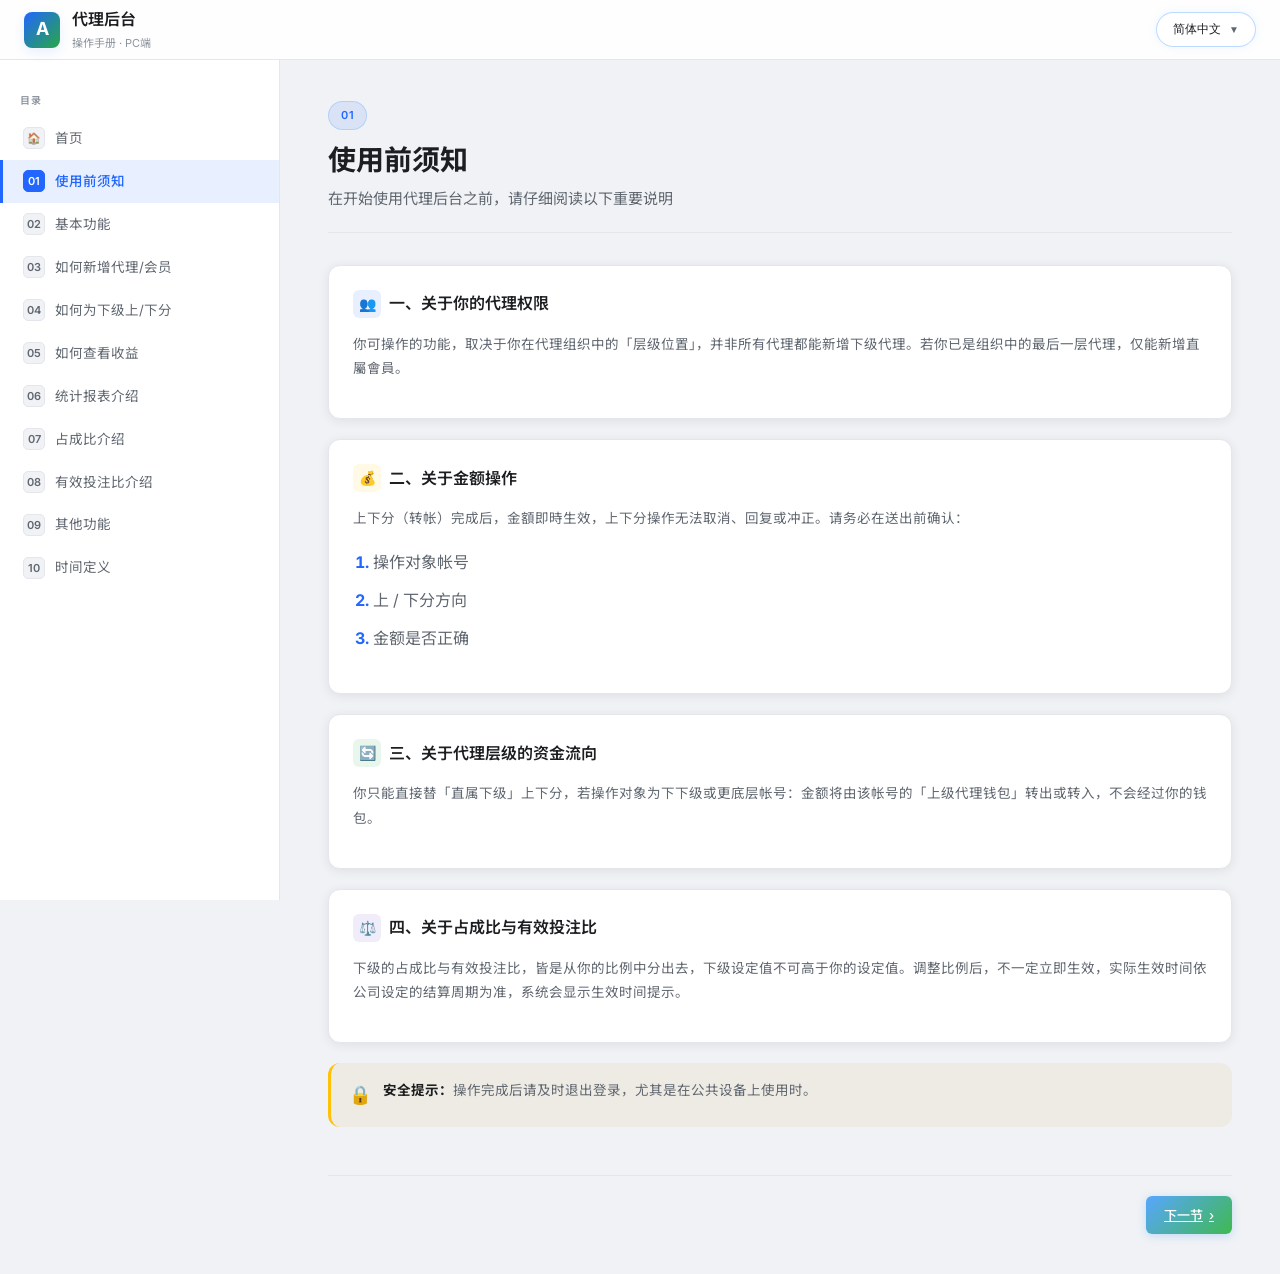
<file: section1.html>
<!DOCTYPE html>
<html lang="zh-Hans">

<head>
  <meta charset="UTF-8" />
  <meta name="viewport" content="width=device-width,initial-scale=1" />
  <title>使用前须知 - 代理后台操作手册</title>
  <link rel="stylesheet" href="style.css" />
</head>

<body>

  <!-- HEADER -->
  <header class="header">
    <div class="header-logo">
      <button class="mobile-toggle" id="mobileToggle">☰</button>
      <div class="logo-icon">A</div>
      <div>
        <div class="logo-text">代理后台</div>
        <div class="logo-sub">操作手册 · PC端</div>
      </div>
    </div>
    <div class="lang-dropdown">
      <button class="lang-dropdown-btn" id="langDropdownBtn">
        <span class="lang-current" id="langCurrent">简体中文</span>
        <span class="lang-arrow">▼</span>
      </button>
      <div class="lang-dropdown-menu" id="langDropdownMenu">
        <button class="lang-dropdown-item active" data-lang="sc">简体中文</button>
        <button class="lang-dropdown-item" data-lang="en">English</button>
        <button class="lang-dropdown-item" data-lang="vn">Tiếng Việt</button>
        <button class="lang-dropdown-item" data-lang="ph">Filipino</button>
      </div>
    </div>
  </header>

  <!-- LAYOUT -->
  <div class="layout">

    <!-- SIDEBAR -->
    <nav class="sidebar">
      <div class="sidebar-section-title" data-lang="sc">目录</div>
      <div class="sidebar-section-title" data-lang="en" style="display:none">Contents</div>
      <div class="sidebar-section-title" data-lang="vn" style="display:none">Mục lục</div>
      <div class="sidebar-section-title" data-lang="ph" style="display:none">Talaan</div>
      <a href="index.html" class="nav-item"><span class="nav-num">🏠</span><span class="nav-label">首页</span></a>
      <a href="section1.html" class="nav-item active"><span class="nav-num">01</span><span
          class="nav-label">使用前须知</span></a>
      <a href="section2.html" class="nav-item"><span class="nav-num">02</span><span class="nav-label">基本功能</span></a>
      <a href="section3.html" class="nav-item"><span class="nav-num">03</span><span
          class="nav-label">如何新增代理/会员</span></a>
      <a href="section4.html" class="nav-item"><span class="nav-num">04</span><span
          class="nav-label">如何为下级上/下分</span></a>
      <a href="section5.html" class="nav-item"><span class="nav-num">05</span><span class="nav-label">如何查看收益</span></a>
      <a href="section6.html" class="nav-item"><span class="nav-num">06</span><span class="nav-label">统计报表介绍</span></a>
      <a href="section7.html" class="nav-item"><span class="nav-num">07</span><span class="nav-label">占成比介绍</span></a>
      <a href="section8.html" class="nav-item"><span class="nav-num">08</span><span class="nav-label">有效投注比介绍</span></a>
      <a href="section9.html" class="nav-item"><span class="nav-num">09</span><span class="nav-label">其他功能</span></a>
      <a href="section10.html" class="nav-item"><span class="nav-num">10</span><span class="nav-label">时间定义</span></a>
    </nav>

    <!-- MAIN -->
    <main class="main">

      <!-- ══════════════════════════════════════════════════════
     SECTION 01 — 使用前须知 / Before You Start
══════════════════════════════════════════════════════ -->
      <section class="section active" id="sec0">

        <!-- SC -->
        <div data-lang="sc">
          <div class="section-header">
            <div class="section-badge">01</div>
            <h1 class="section-title">使用前须知</h1>
            <p class="section-subtitle">在开始使用代理后台之前，请仔细阅读以下重要说明</p>
          </div>

          <div class="card">
            <div class="card-title">
              <div class="card-icon blue">👥</div>一、关于你的代理权限
            </div>
            <p class="para">你可操作的功能，取决于你在代理组织中的「层级位置」，并非所有代理都能新增下级代理。若你已是组织中的最后一层代理，仅能新增直屬會員。</p>
          </div>

          <div class="card">
            <div class="card-title">
              <div class="card-icon yellow">💰</div>二、关于金额操作
            </div>
            <p class="para">上下分（转帐）完成后，金額即時生效，上下分操作无法取消、回复或冲正。请务必在送出前确认：</p>
            <ol class="numbered-list">
              <li>操作对象帐号</li>
              <li>上 / 下分方向</li>
              <li>金额是否正确</li>
            </ol>
          </div>

          <div class="card">
            <div class="card-title">
              <div class="card-icon green">🔄</div>三、关于代理层级的资金流向
            </div>
            <p class="para">你只能直接替「直属下级」上下分，若操作对象为下下级或更底层帐号：金额将由该帐号的「上级代理钱包」转出或转入，不会经过你的钱包。</p>
          </div>

          <div class="card">
            <div class="card-title">
              <div class="card-icon purple">⚖️</div>四、关于占成比与有效投注比
            </div>
            <p class="para">下级的占成比与有效投注比，皆是从你的比例中分出去，下级设定值不可高于你的设定值。调整比例后，不一定立即生效，实际生效时间依公司设定的结算周期为准，系统会显示生效时间提示。</p>
          </div>
          <div class="notice warning">
            <div class="notice-icon">🔒</div>
            <div class="notice-content"><strong>安全提示：</strong>操作完成后请及时退出登录，尤其是在公共设备上使用时。</div>
          </div>
        </div>

        <!-- EN -->
        <div data-lang="en" style="display:none">
          <div class="section-header">
            <div class="section-badge">01</div>
            <h1 class="section-title">Before You Start</h1>
            <p class="section-subtitle">Please read the following important notes carefully before using the Agent
              Backend.</p>
          </div>

          <div class="card">
            <div class="card-title">
              <div class="card-icon blue">👥</div>I. About Your Agent Permissions
            </div>
            <p class="para">Your available functions depend on your "hierarchical position" in the agent organization.
              Not all agents can add sub-agents. If you are already the last level agent in the organization, you can
              only add direct members.</p>
          </div>

          <div class="card">
            <div class="card-title">
              <div class="card-icon yellow">💰</div>II. About Fund Operations
            </div>
            <p class="para">After deposit/withdrawal (transfer) is completed, funds take effect immediately. Fund
              operations cannot be cancelled, reversed, or corrected. Please confirm before submission:</p>
            <ol class="numbered-list">
              <li>Target account</li>
              <li>Deposit/withdrawal direction</li>
              <li>Correct amount</li>
            </ol>
          </div>

          <div class="card">
            <div class="card-title">
              <div class="card-icon green">🔄</div>III. About Fund Flow in Agent Hierarchy
            </div>
            <p class="para">You can only directly deposit/withdraw for "direct downlines". If the target is a
              sub-downline or lower-level account: funds will be transferred from the "upper agent's wallet" of that
              account, not passing through your wallet.</p>
          </div>

          <div class="card">
            <div class="card-title">
              <div class="card-icon purple">⚖️</div>IV. About Commission Ratio and Valid Bet Ratio
            </div>
            <p class="para">Your downlines' commission ratio and valid bet ratio are allocated from your ratios.
              Downline settings cannot exceed your settings. After adjusting ratios, they may not take effect
              immediately. Actual effective time depends on the company's settlement cycle.</p>
          </div>
          <div class="notice warning">
            <div class="notice-icon">🔒</div>
            <div class="notice-content"><strong>Security Notice:</strong> Please log out after completing operations,
              especially when using public devices.</div>
          </div>
        </div>

        <!-- VN -->
        <div data-lang="vn" style="display:none">
          <div class="section-header">
            <div class="section-badge">01</div>
            <h1 class="section-title">Trước khi sử dụng</h1>
            <p class="section-subtitle">Vui lòng đọc kỹ các lưu ý quan trọng sau trước khi sử dụng hệ thống đại lý.</p>
          </div>

          <div class="card">
            <div class="card-title">
              <div class="card-icon blue">👥</div>I. Về quyền hạn đại lý của bạn
            </div>
            <p class="para">Các chức năng bạn có thể sử dụng phụ thuộc vào "vị trí phân cấp" của bạn trong tổ chức đại
              lý. Không phải tất cả đại lý đều có thể thêm đại lý cấp dưới. Nếu bạn là đại lý cấp cuối cùng trong tổ
              chức, bạn chỉ có thể thêm thành viên trực tiếp.</p>
          </div>

          <div class="card">
            <div class="card-title">
              <div class="card-icon yellow">💰</div>II. Về thao tác tiền tệ
            </div>
            <p class="para">Sau khi nạp/rút điểm (chuyển khoản) hoàn tất, tiền có hiệu lực ngay lập tức. Thao tác
              nạp/rút điểm không thể hủy, hoàn lại hoặc sửa đổi. Vui lòng xác nhận trước khi gửi:</p>
            <ol class="numbered-list">
              <li>Tài khoản đối tượng</li>
              <li>Hướng nạp/rút điểm</li>
              <li>Số tiền có đúng không</li>
            </ol>
          </div>

          <div class="card">
            <div class="card-title">
              <div class="card-icon green">🔄</div>III. Về dòng tiền phân cấp đại lý
            </div>
            <p class="para">Bạn chỉ có thể trực tiếp nạp/rút điểm cho "cấp dưới trực tiếp". Nếu đối tượng là cấp dưới
              của cấp dưới hoặc tài khoản cấp thấp hơn: tiền sẽ được chuyển từ "ví đại lý cấp trên" của tài khoản đó,
              không đi qua ví của bạn.</p>
          </div>

          <div class="card">
            <div class="card-title">
              <div class="card-icon purple">⚖️</div>IV. Về tỷ lệ hoa hồng và tỷ lệ cược hiệu quả
            </div>
            <p class="para">Tỷ lệ hoa hồng và tỷ lệ cược hiệu quả của cấp dưới được phân bổ từ tỷ lệ của bạn. Cài đặt
              cấp dưới không thể vượt quá cài đặt của bạn. Sau khi điều chỉnh tỷ lệ, có thể không có hiệu lực ngay lập
              tức. Thời gian hiệu lực thực tế phụ thuộc vào chu kỳ thanh toán của công ty.</p>
          </div>
          <div class="notice warning">
            <div class="notice-icon">🔒</div>
            <div class="notice-content"><strong>Lưu ý bảo mật:</strong> Vui lòng đăng xuất sau khi hoàn thành thao tác,
              đặc biệt khi sử dụng thiết bị công cộng.</div>
          </div>
        </div>

        <!-- PH -->
        <div data-lang="ph" style="display:none">
          <div class="section-header">
            <div class="section-badge">01</div>
            <h1 class="section-title">Bago Gamitin</h1>
            <p class="section-subtitle">Pakibasa nang mabuti ang mga sumusunod na mahalagang tala bago gamitin ang Agent
              Backend.</p>
          </div>

          <div class="card">
            <div class="card-title">
              <div class="card-icon blue">👥</div>I. Tungkol sa Iyong Mga Pahintulot bilang Agent
            </div>
            <p class="para">Ang mga function na maaari mong gamitin ay nakasalalay sa iyong "posisyon sa hierarchy" sa
              organisasyon ng agent. Hindi lahat ng agent ay maaaring magdagdag ng sub-agent. Kung ikaw ay ang huling
              antas na agent sa organisasyon, maaari ka lamang magdagdag ng direktang miyembro.</p>
          </div>

          <div class="card">
            <div class="card-title">
              <div class="card-icon yellow">💰</div>II. Tungkol sa mga Operasyon ng Pondo
            </div>
            <p class="para">Pagkatapos makumpleto ang deposit/withdrawal (transfer), ang pondo ay agaras na epektibo.
              Ang mga operasyon ng deposit/withdrawal ay hindi maaaring kanselahin, ibalik, o itama. Mangyaring
              kumpirmahin bago ipadala:</p>
            <ol class="numbered-list">
              <li>Target account</li>
              <li>Direksyon ng deposit/withdrawal</li>
              <li>Kung tama ang halaga</li>
            </ol>
          </div>

          <div class="card">
            <div class="card-title">
              <div class="card-icon green">🔄</div>III. Tungkol sa Flow ng Pondo sa Agent Hierarchy
            </div>
            <p class="para">Maaari ka lamang direktang mag-deposit/withdraw para sa "mga direktang downline". Kung ang
              target ay sub-downline o mas mababang antas na account: ang pondo ay ililipat mula sa "wallet ng upper
              agent" ng account na iyon, hindi papasa sa iyong wallet.</p>
          </div>

          <div class="card">
            <div class="card-title">
              <div class="card-icon purple">⚖️</div>IV. Tungkol sa Commission Ratio at Valid Bet Ratio
            </div>
            <p class="para">Ang commission ratio at valid bet ratio ng iyong mga downline ay ipinamahagi mula sa iyong
              mga ratio. Ang mga setting ng downline ay hindi maaaring lumampas sa iyong mga setting. Pagkatapos
              mag-adjust ng mga ratio, maaaring hindi ito agaras na epektibo. Ang aktwal na epektibong oras ay
              nakasalalay sa settlement cycle ng kumpanya.</p>
          </div>
          <div class="notice warning">
            <div class="notice-icon">🔒</div>
            <div class="notice-content"><strong>Babala sa Seguridad:</strong> Mag-log out pagkatapos ng mga operasyon,
              lalo na kapag gumagamit ng pampublikong device.</div>
          </div>
        </div>

        <div class="content-footer">
          <div></div>
          <div class="footer-nav"><a href="section2.html" class="btn btn-primary btn-next"><span>下一节</span> ›</a></div>
        </div>
      </section>

    </main>
  </div>

  <script src="script.js"></script>
</body>

</html>
</file>
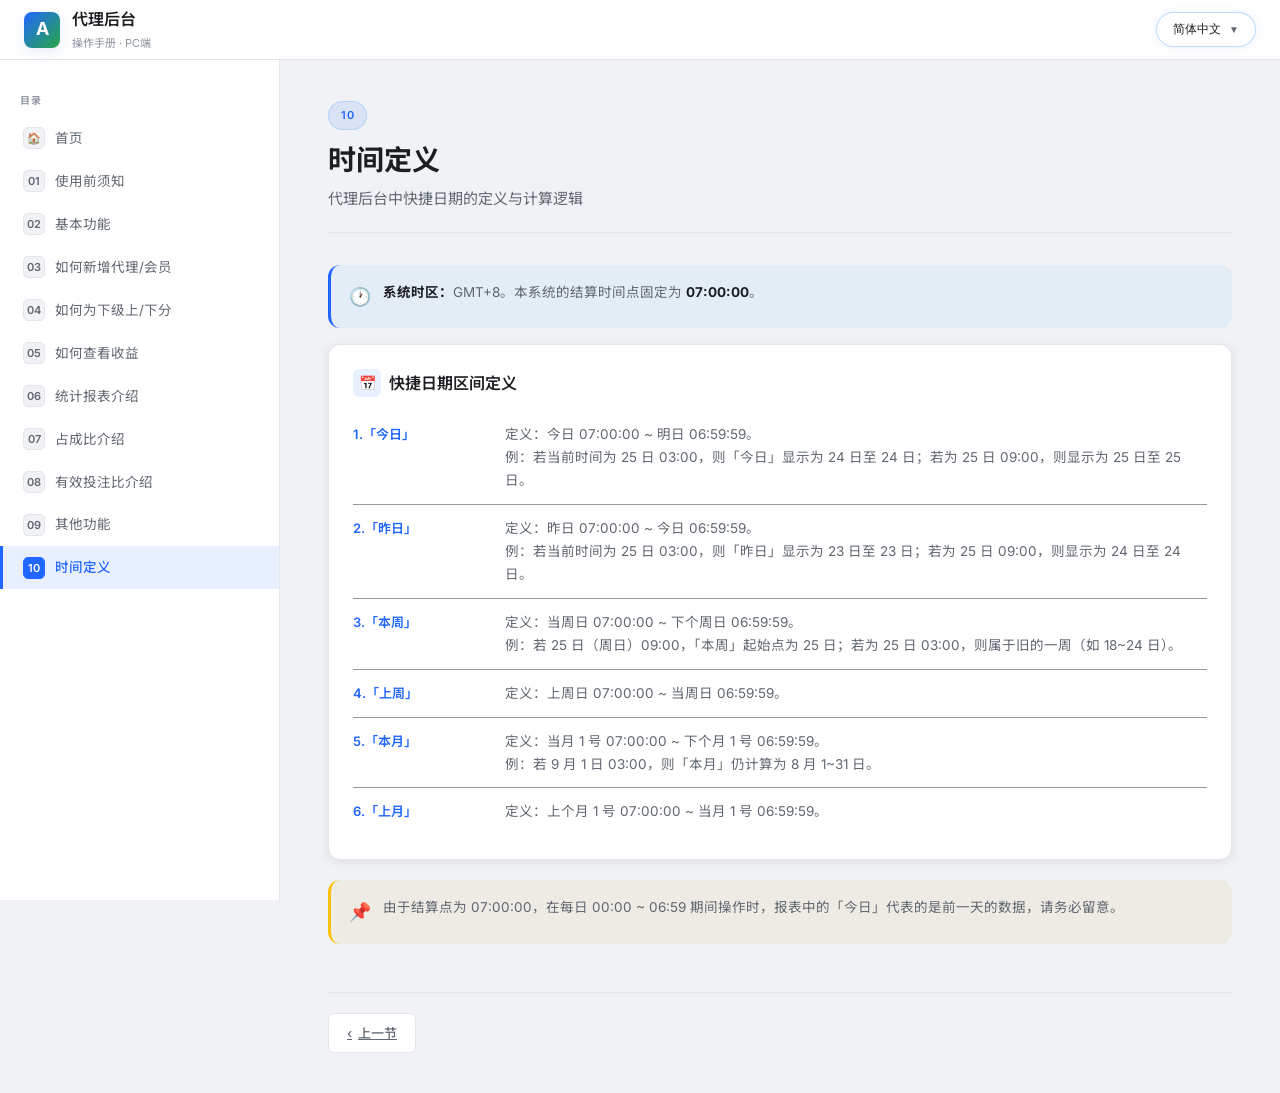
<file: section10.html>
<!DOCTYPE html>
<html lang="zh-Hans">

<head>
  <meta charset="UTF-8" />
  <meta name="viewport" content="width=device-width,initial-scale=1" />
  <title>时间定义 - 代理后台操作手册</title>
  <link rel="stylesheet" href="style.css" />
</head>

<body>

  <!-- HEADER -->
  <header class="header">
    <div class="header-logo">
      <button class="mobile-toggle" id="mobileToggle">☰</button>
      <div class="logo-icon">A</div>
      <div>
        <div class="logo-text">代理后台</div>
        <div class="logo-sub">操作手册 · PC端</div>
      </div>
    </div>
    <div class="lang-dropdown">
      <button class="lang-dropdown-btn" id="langDropdownBtn">
        <span class="lang-current" id="langCurrent">简体中文</span>
        <span class="lang-arrow">▼</span>
      </button>
      <div class="lang-dropdown-menu" id="langDropdownMenu">
        <button class="lang-dropdown-item active" data-lang="sc">简体中文</button>
        <button class="lang-dropdown-item" data-lang="en">English</button>
        <button class="lang-dropdown-item" data-lang="vn">Tiếng Việt</button>
        <button class="lang-dropdown-item" data-lang="ph">Filipino</button>
      </div>
    </div>
  </header>

  <!-- LAYOUT -->
  <div class="layout">

    <!-- SIDEBAR -->
    <nav class="sidebar">
      <div class="sidebar-section-title" data-lang="sc">目录</div>
      <div class="sidebar-section-title" data-lang="en" style="display:none">Contents</div>
      <div class="sidebar-section-title" data-lang="vn" style="display:none">Mục lục</div>
      <div class="sidebar-section-title" data-lang="ph" style="display:none">Talaan</div>
      <a href="index.html" class="nav-item"><span class="nav-num">🏠</span><span class="nav-label">首页</span></a>
      <a href="section1.html" class="nav-item"><span class="nav-num">01</span><span class="nav-label">使用前须知</span></a>
      <a href="section2.html" class="nav-item"><span class="nav-num">02</span><span class="nav-label">基本功能</span></a>
      <a href="section3.html" class="nav-item"><span class="nav-num">03</span><span
          class="nav-label">如何新增代理/会员</span></a>
      <a href="section4.html" class="nav-item"><span class="nav-num">04</span><span
          class="nav-label">如何为下级上/下分</span></a>
      <a href="section5.html" class="nav-item"><span class="nav-num">05</span><span class="nav-label">如何查看收益</span></a>
      <a href="section6.html" class="nav-item"><span class="nav-num">06</span><span class="nav-label">统计报表介绍</span></a>
      <a href="section7.html" class="nav-item"><span class="nav-num">07</span><span class="nav-label">占成比介绍</span></a>
      <a href="section8.html" class="nav-item"><span class="nav-num">08</span><span class="nav-label">有效投注比介绍</span></a>
      <a href="section9.html" class="nav-item"><span class="nav-num">09</span><span class="nav-label">其他功能</span></a>
      <a href="section10.html" class="nav-item active"><span class="nav-num">10</span><span
          class="nav-label">时间定义</span></a>
    </nav>

    <!-- MAIN -->
    <main class="main">

      <!-- ══════════════════════════════════════════════════════
     SECTION 10 — 时间定义
══════════════════════════════════════════════════════ -->
      <section class="section active" id="sec9">

        <!-- SC -->
        <div data-lang="sc">
          <div class="section-header">
            <div class="section-badge">10</div>
            <h1 class="section-title">时间定义</h1>
            <p class="section-subtitle">代理后台中快捷日期的定义与计算逻辑</p>
          </div>
          <div class="notice info">
            <div class="notice-icon">🕐</div>
            <div class="notice-content"><strong>系统时区：</strong>GMT+8。本系统的结算时间点固定为 <strong>07:00:00</strong>。</div>
          </div>

          <div class="card">
            <div class="card-title">
              <div class="card-icon blue">📅</div>快捷日期区间定义
            </div>
            <ul class="def-list">
              <li class="def-item">
                <div class="def-term">1.「今日」</div>
                <div class="def-desc">
                  定义：今日 07:00:00 ~ 明日 06:59:59。<br>
                  <span class="text-secondary small">例：若当前时间为 25 日 03:00，则「今日」显示为 24 日至 24 日；若为 25 日 09:00，则显示为 25 日至 25
                    日。</span>
                </div>
              </li>
              <li class="def-item">
                <div class="def-term">2.「昨日」</div>
                <div class="def-desc">
                  定义：昨日 07:00:00 ~ 今日 06:59:59。<br>
                  <span class="text-secondary small">例：若当前时间为 25 日 03:00，则「昨日」显示为 23 日至 23 日；若为 25 日 09:00，则显示为 24 日至 24
                    日。</span>
                </div>
              </li>
              <li class="def-item">
                <div class="def-term">3.「本周」</div>
                <div class="def-desc">
                  定义：当周日 07:00:00 ~ 下个周日 06:59:59。<br>
                  <span class="text-secondary small">例：若 25 日（周日）09:00，「本周」起始点为 25 日；若为 25 日 03:00，则属于旧的一周（如 18~24
                    日）。</span>
                </div>
              </li>
              <li class="def-item">
                <div class="def-term">4.「上周」</div>
                <div class="def-desc">定义：上周日 07:00:00 ~ 当周日 06:59:59。</div>
              </li>
              <li class="def-item">
                <div class="def-term">5.「本月」</div>
                <div class="def-desc">
                  定义：当月 1 号 07:00:00 ~ 下个月 1 号 06:59:59。<br>
                  <span class="text-secondary small">例：若 9 月 1 日 03:00，则「本月」仍计算为 8 月 1~31 日。</span>
                </div>
              </li>
              <li class="def-item">
                <div class="def-term">6.「上月」</div>
                <div class="def-desc">定义：上个月 1 号 07:00:00 ~ 当月 1 号 06:59:59。</div>
              </li>
            </ul>
          </div>

          <div class="notice warning">
            <div class="notice-icon">📌</div>
            <div class="notice-content">
              由于结算点为 07:00:00，在每日 00:00 ~ 06:59 期间操作时，报表中的「今日」代表的是前一天的数据，请务必留意。
            </div>
          </div>
        </div>

        <!-- EN -->
        <div data-lang="en" style="display:none">
          <div class="section-header">
            <div class="section-badge">10</div>
            <h1 class="section-title">Time Definitions</h1>
            <p class="section-subtitle">Definitions and logic of shortcut date ranges in the backend.</p>
          </div>
          <div class="notice info">
            <div class="notice-icon">🕐</div>
            <div class="notice-content"><strong>System Timezone:</strong> GMT+8. The settlement boundary is fixed at
              <strong>07:00:00 AM</strong>.</div>
          </div>

          <div class="card">
            <div class="card-title">
              <div class="card-icon blue">📅</div>Date Range Definitions
            </div>
            <ul class="def-list">
              <li class="def-item">
                <div class="def-term">1. "Today"</div>
                <div class="def-desc">
                  Today 07:00:00 ~ Tomorrow 06:59:59.<br>
                  <span class="text-secondary small">Example: At 03:00 on the 25th, "Today" shows the 24th; at 09:00,
                    "Today" shows the 25th.</span>
                </div>
              </li>
              <li class="def-item">
                <div class="def-term">2. "Yesterday"</div>
                <div class="def-desc">
                  Yesterday 07:00:00 ~ Today 06:59:59.<br>
                  <span class="text-secondary small">Example: At 03:00 on the 25th, "Yesterday" shows the 23rd; at
                    09:00, "Yesterday" shows the 24th.</span>
                </div>
              </li>
              <li class="def-item">
                <div class="def-term">3. "This Week"</div>
                <div class="def-desc">Sunday 07:00:00 ~ Next Sunday 06:59:59.</div>
              </li>
              <li class="def-item">
                <div class="def-term">4. "Last Week"</div>
                <div class="def-desc">Last Sunday 07:00:00 ~ This Sunday 06:59:59.</div>
              </li>
              <li class="def-item">
                <div class="def-term">5. "This Month"</div>
                <div class="def-desc">1st of the Month 07:00:00 ~ 1st of Next Month 06:59:59.</div>
              </li>
              <li class="def-item">
                <div class="def-term">6. "Last Month"</div>
                <div class="def-desc">1st of Last Month 07:00:00 ~ 1st of This Month 06:59:59.</div>
              </li>
            </ul>
          </div>
        </div>

        <!-- VN -->
        <div data-lang="vn" style="display:none">
          <div class="section-header">
            <div class="section-badge">10</div>
            <h1 class="section-title">Định nghĩa thời gian</h1>
            <p class="section-subtitle">Định nghĩa và logic của các khoảng ngày xem nhanh trong hậu đài.</p>
          </div>
          <div class="notice info">
            <div class="notice-icon">🕐</div>
            <div class="notice-content"><strong>Múi giờ hệ thống:</strong> GMT+8. Ranh giới quyết toán cố định lúc
              <strong>07:00:00 AM</strong>.</div>
          </div>

          <div class="card">
            <div class="card-title">
              <div class="card-icon blue">📅</div>Định nghĩa các khoảng ngày
            </div>
            <ul class="def-list">
              <li class="def-item">
                <div class="def-term">1. "Hôm nay"</div>
                <div class="def-desc">
                  07:00:00 hôm nay ~ 06:59:59 ngày mai.<br>
                  <span class="text-secondary small">Ví dụ: Lúc 03:00 ngày 25, "Hôm nay" hiển thị là ngày 24; lúc 09:00,
                    "Hôm nay" hiển thị là ngày 25.</span>
                </div>
              </li>
              <li class="def-item">
                <div class="def-term">2. "Hôm qua"</div>
                <div class="def-desc">07:00:00 hôm qua ~ 06:59:59 hôm nay.</div>
              </li>
              <li class="def-item">
                <div class="def-term">3. "Tuần này"</div>
                <div class="def-desc">07:00:00 Chủ Nhật này ~ 06:59:59 Chủ Nhật tới.</div>
              </li>
              <li class="def-item">
                <div class="def-term">4. "Tuần trước"</div>
                <div class="def-desc">07:00:00 Chủ Nhật trước ~ 06:59:59 Chủ Nhật này.</div>
              </li>
              <li class="def-item">
                <div class="def-term">5. "Tháng này"</div>
                <div class="def-desc">07:00:00 ngày 1 tháng này ~ 06:59:59 ngày 1 tháng tới.</div>
              </li>
              <li class="def-item">
                <div class="def-term">6. "Tháng trước"</div>
                <div class="def-desc">07:00:00 ngày 1 tháng trước ~ 06:59:59 ngày 1 tháng này.</div>
              </li>
            </ul>
          </div>
        </div>

        <!-- PH -->
        <div data-lang="ph" style="display:none">
          <div class="section-header">
            <div class="section-badge">10</div>
            <h1 class="section-title">Kahulugan ng Oras</h1>
            <p class="section-subtitle">Mga kahulugan at logic ng mga shortcut date range sa backend.</p>
          </div>
          <div class="notice info">
            <div class="notice-icon">🕐</div>
            <div class="notice-content"><strong>System Timezone:</strong> GMT+8. Ang settlement boundary ay fixed sa
              <strong>07:00:00 AM</strong>.</div>
          </div>

          <div class="card">
            <div class="card-title">
              <div class="card-icon blue">📅</div>Mga Kahulugan ng Petsa
            </div>
            <ul class="def-list">
              <li class="def-item">
                <div class="def-term">1. "Ngayon"</div>
                <div class="def-desc">
                  07:00:00 ngayon ~ 06:59:59 bukas.<br>
                  <span class="text-secondary small">Halimbawa: Sa 03:00 ng ika-25, ang "Ngayon" ay ika-24; sa 09:00,
                    ito ay ika-25.</span>
                </div>
              </li>
              <li class="def-item">
                <div class="def-term">2. "Kahapon"</div>
                <div class="def-desc">07:00:00 kahapon ~ 06:59:59 ngayon.</div>
              </li>
              <li class="def-item">
                <div class="def-term">3. "Ngayong Linggo"</div>
                <div class="def-desc">07:00:00 ng Linggo na ito ~ 06:59:59 ng susunod na Linggo.</div>
              </li>
              <li class="def-item">
                <div class="def-term">4. "Nakaraang Linggo"</div>
                <div class="def-desc">07:00:00 ng nakaraang Linggo ~ 06:59:59 ng Linggong ito.</div>
              </li>
              <li class="def-item">
                <div class="def-term">5. "Ngayong Buwan"</div>
                <div class="def-desc">07:00:00 ng ika-1 ng buwan ~ 06:59:59 ng ika-1 ng susunod na buwan.</div>
              </li>
              <li class="def-item">
                <div class="def-term">6. "Nakaraang Buwan"</div>
                <div class="def-desc">07:00:00 ng ika-1 ng nakaraang buwan ~ 06:59:59 ng ika-1 ng buwang ito.</div>
              </li>
            </ul>
          </div>
        </div>

        <div class="content-footer">
          <div class="footer-nav"><a href="section9.html" class="btn btn-outline btn-prev">‹ <span>上一节</span></a></div>
          <div></div>
        </div>
      </section>

    </main>
  </div>

  <script src="script.js"></script>
</body>

</html>
</file>
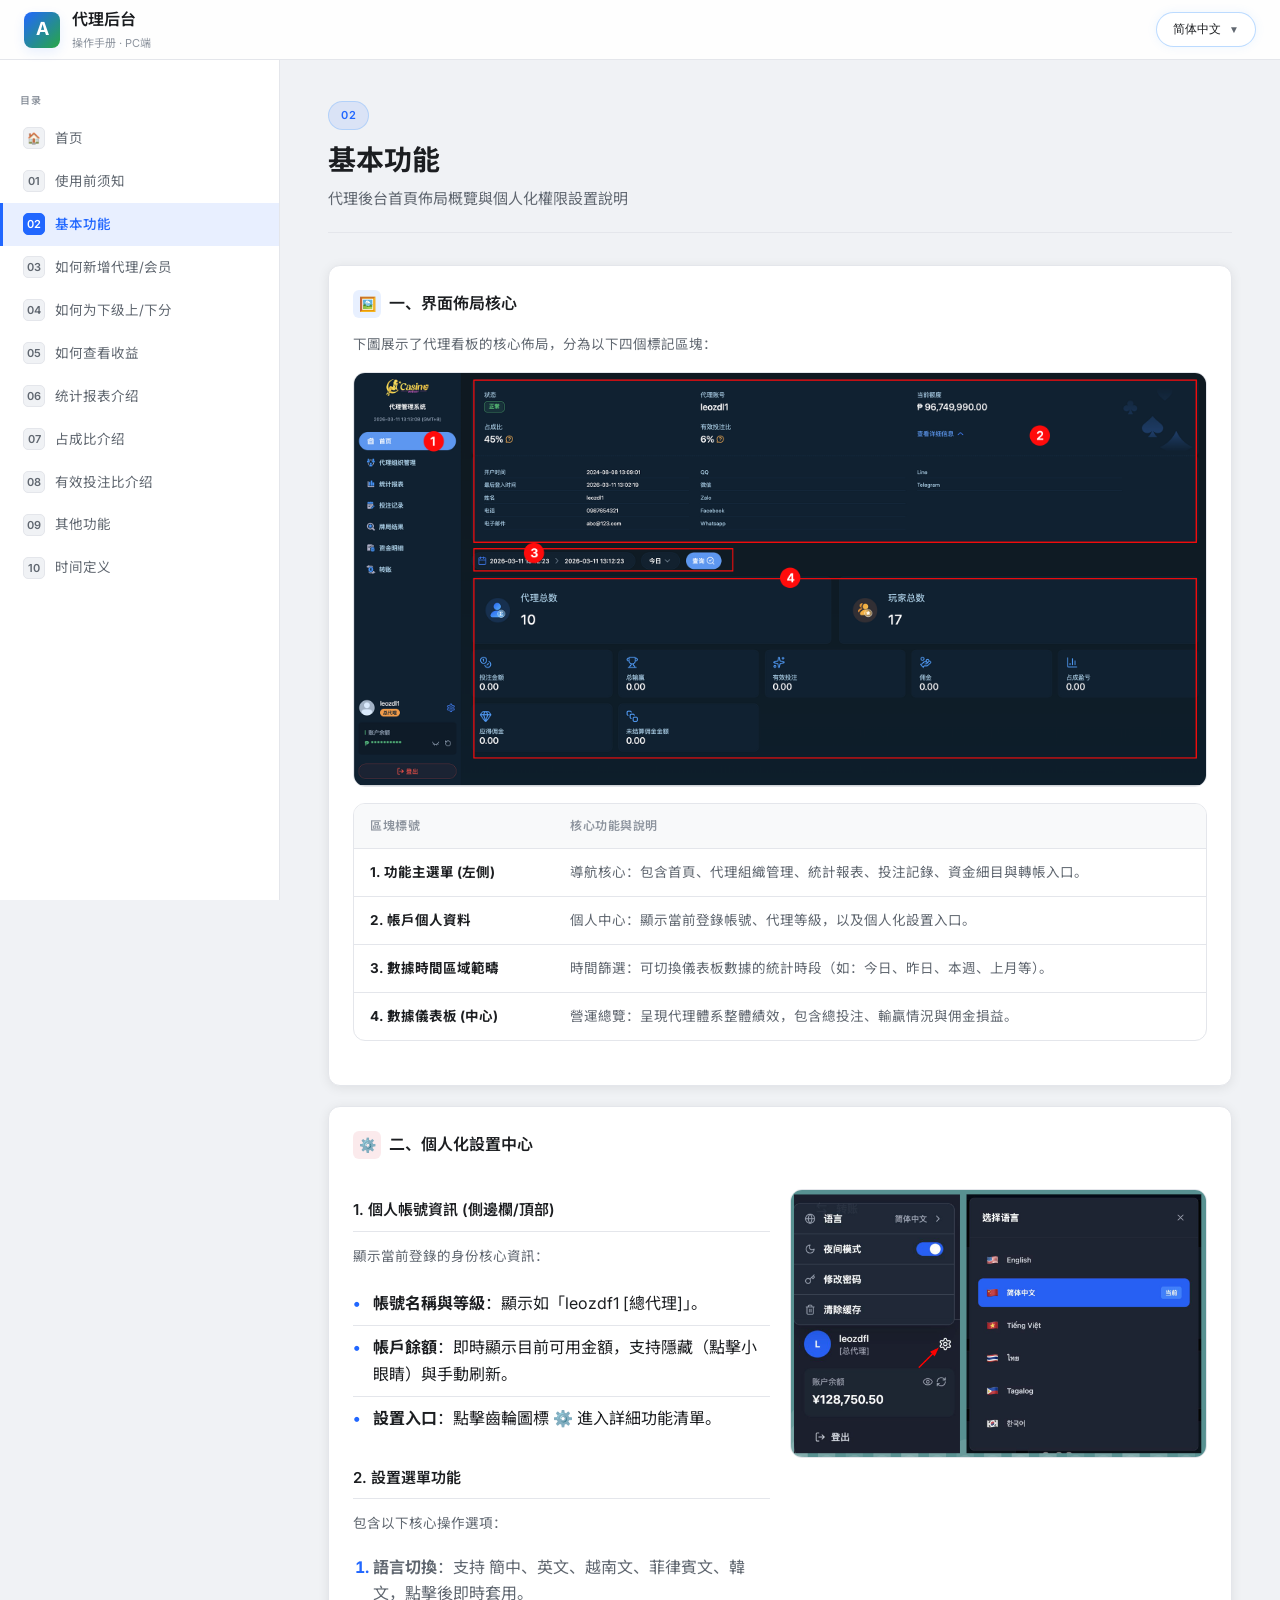
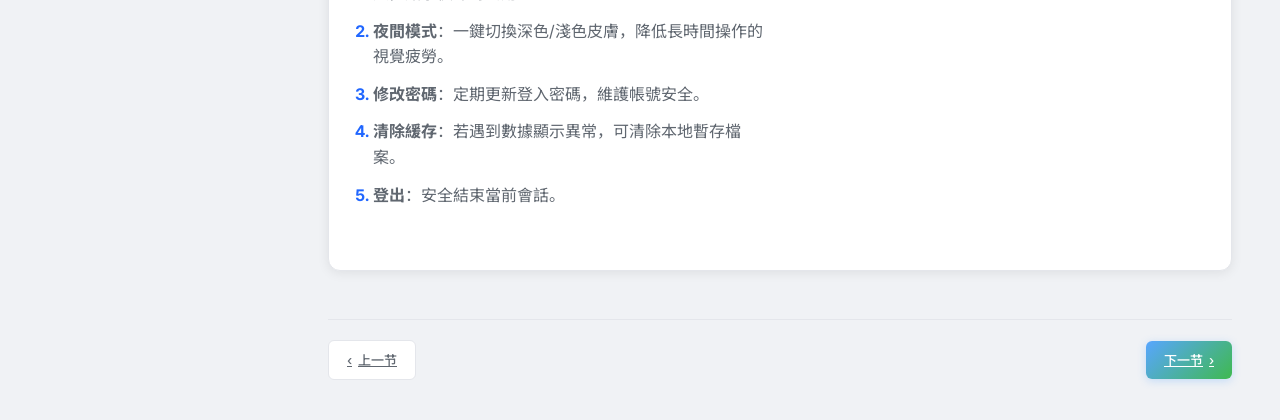
<file: section2.html>
<!DOCTYPE html>
<html lang="zh-Hans">

<head>
  <meta charset="UTF-8" />
  <meta name="viewport" content="width=device-width,initial-scale=1" />
  <title>基本功能 - 代理后台操作手册</title>
  <link rel="stylesheet" href="style.css" />
</head>

<body>

  <!-- HEADER -->
  <header class="header">
    <div class="header-logo">
      <button class="mobile-toggle" id="mobileToggle">☰</button>
      <div class="logo-icon">A</div>
      <div>
        <div class="logo-text">代理后台</div>
        <div class="logo-sub">操作手册 · PC端</div>
      </div>
    </div>
    <div class="lang-dropdown">
      <button class="lang-dropdown-btn" id="langDropdownBtn">
        <span class="lang-current" id="langCurrent">简体中文</span>
        <span class="lang-arrow">▼</span>
      </button>
      <div class="lang-dropdown-menu" id="langDropdownMenu">
        <button class="lang-dropdown-item active" data-lang="sc">简体中文</button>
        <button class="lang-dropdown-item" data-lang="en">English</button>
        <button class="lang-dropdown-item" data-lang="vn">Tiếng Việt</button>
        <button class="lang-dropdown-item" data-lang="ph">Filipino</button>
      </div>
    </div>
  </header>

  <!-- LAYOUT -->
  <div class="layout">

    <!-- SIDEBAR -->
    <nav class="sidebar">
      <div class="sidebar-section-title" data-lang="sc">目录</div>
      <div class="sidebar-section-title" data-lang="en" style="display:none">Contents</div>
      <div class="sidebar-section-title" data-lang="vn" style="display:none">Mục lục</div>
      <div class="sidebar-section-title" data-lang="ph" style="display:none">Talaan</div>
      <a href="index.html" class="nav-item"><span class="nav-num">🏠</span><span class="nav-label">首页</span></a>
      <a href="section1.html" class="nav-item"><span class="nav-num">01</span><span class="nav-label">使用前须知</span></a>
      <a href="section2.html" class="nav-item active"><span class="nav-num">02</span><span
          class="nav-label">基本功能</span></a>
      <a href="section3.html" class="nav-item"><span class="nav-num">03</span><span
          class="nav-label">如何新增代理/会员</span></a>
      <a href="section4.html" class="nav-item"><span class="nav-num">04</span><span
          class="nav-label">如何为下级上/下分</span></a>
      <a href="section5.html" class="nav-item"><span class="nav-num">05</span><span class="nav-label">如何查看收益</span></a>
      <a href="section6.html" class="nav-item"><span class="nav-num">06</span><span class="nav-label">统计报表介绍</span></a>
      <a href="section7.html" class="nav-item"><span class="nav-num">07</span><span class="nav-label">占成比介绍</span></a>
      <a href="section8.html" class="nav-item"><span class="nav-num">08</span><span class="nav-label">有效投注比介绍</span></a>
      <a href="section9.html" class="nav-item"><span class="nav-num">09</span><span class="nav-label">其他功能</span></a>
      <a href="section10.html" class="nav-item"><span class="nav-num">10</span><span class="nav-label">时间定义</span></a>
    </nav>

    <!-- MAIN -->
    <main class="main">

      <!-- ══════════════════════════════════════════════════════
     SECTION 02 — 基本功能 / Basic Features
══════════════════════════════════════════════════════ -->
      <section class="section active" id="sec1">

        <!-- SC -->
        <div data-lang="sc">
          <div class="section-header">
            <div class="section-badge">02</div>
            <h1 class="section-title">基本功能</h1>
            <p class="section-subtitle">代理後台首頁佈局概覽與個人化權限設置說明</p>
          </div>

          <div class="card">
            <div class="card-title">
              <div class="card-icon blue">🖼️</div>一、界面佈局核心
            </div>
            <p class="para">下圖展示了代理看板的核心佈局，分為以下四個標記區塊：</p>
            <img src="img/index.png" alt="Layout" class="content-img" />
            <div class="table-wrap">
              <table>
                <thead>
                  <tr>
                    <th style="width: 200px;">區塊標號</th>
                    <th>核心功能與說明</th>
                  </tr>
                </thead>
                <tbody>
                  <tr>
                    <td><strong>1. 功能主選單 (左側)</strong></td>
                    <td>導航核心：包含首頁、代理組織管理、統計報表、投注記錄、資金細目與轉帳入口。</td>
                  </tr>
                  <tr>
                    <td><strong>2. 帳戶個人資料</strong></td>
                    <td>個人中心：顯示當前登錄帳號、代理等級，以及個人化設置入口。</td>
                  </tr>
                  <tr>
                    <td><strong>3. 數據時間區域範疇</strong></td>
                    <td>時間篩選：可切換儀表板數據的統計時段（如：今日、昨日、本週、上月等）。</td>
                  </tr>
                  <tr>
                    <td><strong>4. 數據儀表板 (中心)</strong></td>
                    <td>營運總覽：呈現代理體系整體績效，包含總投注、輸贏情況與佣金損益。</td>
                  </tr>
                </tbody>
              </table>
            </div>
          </div>
          <div class="card">
            <div class="card-title">
              <div class="card-icon red">⚙️</div>二、個人化設置中心
            </div>
            <div class="grid-2 align-start">
              <div>
                <h3 class="subsection">1. 個人帳號資訊 (側邊欄/頂部)</h3>
                <p class="para">顯示當前登錄的身份核心資訊：</p>
                <ul class="content-list">
                  <li><strong>帳號名稱與等級</strong>：顯示如「leozdf1 [總代理]」。</li>
                  <li><strong>帳戶餘額</strong>：即時顯示目前可用金額，支持隱藏（點擊小眼睛）與手動刷新。</li>
                  <li><strong>設置入口</strong>：點擊齒輪圖標 ⚙️ 進入詳細功能清單。</li>
                </ul>

                <h3 class="subsection">2. 設置選單功能</h3>
                <p class="para">包含以下核心操作選項：</p>
                <ol class="numbered-list">
                  <li><strong>語言切換</strong>：支持 簡中、英文、越南文、菲律賓文、韓文，點擊後即時套用。</li>
                  <li><strong>夜間模式</strong>：一鍵切換深色/淺色皮膚，降低長時間操作的視覺疲勞。</li>
                  <li><strong>修改密碼</strong>：定期更新登入密碼，維護帳號安全。</li>
                  <li><strong>清除緩存</strong>：若遇到數據顯示異常，可清除本地暫存檔案。</li>
                  <li><strong>登出</strong>：安全結束當前會話。</li>
                </ol>
              </div>
              <div>
                <img src="img/settings.png" alt="Account Settings" class="content-img" />
              </div>
            </div>
          </div>
        </div>

        <!-- EN -->
        <div data-lang="en" style="display:none">
          <div class="section-header">
            <div class="section-badge">02</div>
            <h1 class="section-title">Basic Features</h1>
            <p class="section-subtitle">Overview of the Agent Dashboard layout and personalized settings.</p>
          </div>

          <div class="card">
            <div class="card-title">
              <div class="card-icon blue">🖼️</div>I. Layout Overview
            </div>
            <p class="para">The image below showcases the core layout of the dashboard, divided into four labeled
              blocks:</p>
            <img src="img/index.png" alt="Layout" class="content-img" />
            <div class="table-wrap">
              <table>
                <thead>
                  <tr>
                    <th style="width: 250px;">Block Number</th>
                    <th>Core Function & Description</th>
                  </tr>
                </thead>
                <tbody>
                  <tr>
                    <td><strong>1. Main Menu (Left)</strong></td>
                    <td>Navigation Hub: Entrance to Agent Management, reports, betting records, and funds.</td>
                  </tr>
                  <tr>
                    <td><strong>2. Account Profile</strong></td>
                    <td>Personal Center: Displays login ID, agent level, and entry to settings.</td>
                  </tr>
                  <tr>
                    <td><strong>3. Data Time Range</strong></td>
                    <td>Time Filter: Toggle between statistical intervals (e.g., Today, Yesterday, This Week, Last
                      Month).</td>
                  </tr>
                  <tr>
                    <td><strong>4. Data Dashboard (Center)</strong></td>
                    <td>Performance Overview: Summarizes performance metrics such as turnover, win/loss, and commission.
                    </td>
                  </tr>
                </tbody>
              </table>
            </div>
          </div>

          <div class="card">
            <div class="card-title">
              <div class="card-icon red">⚙️</div>II. Account Settings Center
            </div>
            <div class="grid-2 align-start">
              <div>
                <h3 class="subsection">1. Personal Account Info</h3>
                <p class="para">Displays the core information of the currently logged-in identity:</p>
                <ul class="content-list">
                  <li><strong>Account & Level</strong>: Displays your ID and agent level (e.g., General Agent).</li>
                  <li><strong>Balance</strong>: Real-time display of available balance. Supports hiding (eye icon) and
                    manual refreshing.</li>
                  <li><strong>Settings Entry</strong>: Click the gear icon ⚙️ to access the features list.</li>
                </ul>

                <h3 class="subsection">2. Settings Menu Items</h3>
                <p class="para">Includes the following management options:</p>
                <ol class="numbered-list">
                  <li><strong>Language Selection</strong>: Supports Multiple languages. Changes applied instantly.</li>
                  <li><strong>Night Mode</strong>: Toggle between dark and light themes for visual comfort.</li>
                  <li><strong>Change Password</strong>: Update your login credentials regularly for security.</li>
                  <li><strong>Clear Cache</strong>: Reset local data if you encounter display issues.</li>
                  <li><strong>Logout</strong>: Securely terminate your current session.</li>
                </ol>
              </div>
              <div>
                <img src="img/settings.png" alt="Account Settings" class="content-img" />
              </div>
            </div>
          </div>
        </div>

        <!-- VN -->
        <div data-lang="vn" style="display:none">
          <div class="section-header">
            <div class="section-badge">02</div>
            <h1 class="section-title">Chức năng cơ bản</h1>
            <p class="section-subtitle">Tổng quan về bố cục và cài đặt tài khoản trong bảng điều khiển đại lý.</p>
          </div>

          <div class="card">
            <div class="card-title">
              <div class="card-icon blue">🖼️</div>I. Tổng quan về bố cục
            </div>
            <p class="para">Hình ảnh dưới đây hiển thị bố cục cốt lõi của hệ thống đại lý, được chia thành bốn khối được
              đánh dấu:</p>
            <img src="img/index.png" alt="Layout" class="content-img" />
            <div class="table-wrap">
              <table>
                <thead>
                  <tr>
                    <th style="width: 250px;">Số hiệu khối</th>
                    <th>Chức năng & Mô tả chính</th>
                  </tr>
                </thead>
                <tbody>
                  <tr>
                    <td><strong>1. Menu chính (Bên trái)</strong></td>
                    <td>Trung tâm điều hướng: Truy cập Quản lý đại lý, báo cáo, lịch sử cược và quản lý quỹ.</td>
                  </tr>
                  <tr>
                    <td><strong>2. Thông tin hồ sơ tài khoản</strong></td>
                    <td>Trung tâm cá nhân: Hiển thị ID tài khoản, Cấp đại lý và lối vào cài đặt cá nhân.</td>
                  </tr>
                  <tr>
                    <td><strong>3. Phạm vi thời gian dữ liệu</strong></td>
                    <td>Lọc thời gian: Chuyển đổi khoảng thời gian thống kê dữ liệu (ví dụ: Hôm nay, Hôm qua, Tuần này,
                      Tháng trước).</td>
                  </tr>
                  <tr>
                    <td><strong>4. Bảng dữ liệu (Trung tâm)</strong></td>
                    <td>Tổng quan hiệu suất: Tóm tắt hiệu quả hoạt động như doanh thu, thắng/thua và hoa hồng.</td>
                  </tr>
                </tbody>
              </table>
            </div>
          </div>

          <div class="card">
            <div class="card-title">
              <div class="card-icon red">⚙️</div>II. Trung tâm cài đặt cá nhân
            </div>
            <div class="grid-2 align-start">
              <div>
                <h3 class="subsection">1. Thông tin tài khoản</h3>
                <p class="para">Hiển thị thông tin cốt lõi của tài khoản đang đăng nhập:</p>
                <ul class="content-list">
                  <li><strong>Tài khoản & Cấp độ</strong>: Hiển thị ID và cấp đại lý (ví dụ: Tổng đại lý).</li>
                  <li><strong>Số dư</strong>: Hiển thị số dư hiện tại theo thời gian thực. Hỗ trợ ẩn số tiền và làm mới
                    thủ công.</li>
                  <li><strong>Lối vào cài đặt</strong>: Nhấp vào biểu tượng bánh răng ⚙️ để xem danh sách chức năng.
                  </li>
                </ul>

                <h3 class="subsection">2. Danh mục cài đặt</h3>
                <p class="para">Bao gồm các tùy chọn vận hành sau:</p>
                <ol class="numbered-list">
                  <li><strong>Chuyển đổi ngôn ngữ</strong>: Hỗ trợ nhiều ngôn ngữ, áp dụng ngay lập tức sau khi chọn.
                  </li>
                  <li><strong>Chế độ ban đêm</strong>: Chuyển đổi giao diện Sáng/Tối để bảo vệ mắt.</li>
                  <li><strong>Đổi mật khẩu</strong>: Cập nhật mật khẩu thường xuyên để bảo mật.</li>
                  <li><strong>Xóa bộ nhớ đệm</strong>: Xóa tệp tạm thời nếu gặp lỗi hiển thị dữ liệu.</li>
                  <li><strong>Đăng xuất</strong>: Kết thúc phiên làm việc an toàn.</li>
                </ol>
              </div>
              <div>
                <img src="img/settings.png" alt="Account Settings" class="content-img" />
              </div>
            </div>
          </div>
        </div>

        <!-- PH -->
        <div data-lang="ph" style="display:none">
          <div class="section-header">
            <div class="section-badge">02</div>
            <h1 class="section-title">Mga Pangunahing Feature</h1>
            <p class="section-subtitle">Overview ng layout ng Dashboard at mga setting ng account sa backend.</p>
          </div>

          <div class="card">
            <div class="card-title">
              <div class="card-icon blue">🖼️</div>I. Pangkalahatang-ideya ng Layout
            </div>
            <p class="para">Ipinapakita ng imahe sa ibaba ang pangunahing layout ng dashboard, na nahahati sa apat na
              minarkahang blocks:</p>
            <img src="img/index.png" alt="Layout" class="content-img" />
            <div class="table-wrap">
              <table>
                <thead>
                  <tr>
                    <th style="width: 250px;">Numero ng Block</th>
                    <th>Pangunahing Gamit at Paglalarawan</th>
                  </tr>
                </thead>
                <tbody>
                  <tr>
                    <td><strong>1. Pangunahing Menu (Kaliwa)</strong></td>
                    <td>Navigation Hub: Pasukan sa Pamamahala ng Agent, mga ulat, kasaysayan ng taya, at pondo.</td>
                  </tr>
                  <tr>
                    <td><strong>2. Profile ng Account</strong></td>
                    <td>Personal Center: Ipinapakita ang ID, antas ng agent, at access sa mga setting.</td>
                  </tr>
                  <tr>
                    <td><strong>3. Saklaw ng Oras ng Data</strong></td>
                    <td>Time Filter: Magpalipat-lipat sa mga statistical interval (hal. Ngayon, Kahapon, Ngayong Linggo,
                      Nakaraang Buwan).</td>
                  </tr>
                  <tr>
                    <td><strong>4. Dashboard ng Data (Gitna)</strong></td>
                    <td>Performance Overview: Buod ng mga sukat gaya ng turnover, panalo/talo, at komisyon.</td>
                  </tr>
                </tbody>
              </table>
            </div>
          </div>

          <div class="card">
            <div class="card-title">
              <div class="card-icon red">⚙️</div>II. Personal Setting Center
            </div>
            <div class="grid-2 align-start">
              <div>
                <h3 class="subsection">1. Info ng Personal na Account</h3>
                <p class="para">Ipinapakita ang pangunahing impormasyon ng kasalukuyang account:</p>
                <ul class="content-list">
                  <li><strong>Account at Antas</strong>: Ipinapakita ang ID at level (hal. General Agent).</li>
                  <li><strong>Balanse</strong>: Real-time na display ng balanse. Maaaring itago o i-refresh nang manual.
                  </li>
                  <li><strong>Settings Entry</strong>: I-click ang gear icon ⚙️ para sa listahan ng mga feature.</li>
                </ul>

                <h3 class="subsection">2. Mga Item sa Menu ng Settings</h3>
                <p class="para">Kasama ang mga sumusunod na opsyon:</p>
                <ol class="numbered-list">
                  <li><strong>Pagpili ng Wika</strong>: Sinusuportahan ang maraming wika. Agad na nailalapat.</li>
                  <li><strong>Night Mode</strong>: Magpalipat-lipat sa dark/light theme para sa visual comfort.</li>
                  <li><strong>Palitan ang Password</strong>: Mag-update ng password para sa seguridad.</li>
                  <li><strong>I-clear ang Cache</strong>: I-reset ang local data kung may problema sa display.</li>
                  <li><strong>Logout</strong>: Ligtas na tapusin ang iyong session.</li>
                </ol>
              </div>
              <div>
                <img src="img/settings.png" alt="Account Settings" class="content-img" />
              </div>
            </div>
          </div>
        </div>

        <div class="content-footer">
          <div class="footer-nav"><a href="section1.html" class="btn btn-outline btn-prev">‹ <span>上一节</span></a></div>
          <div class="footer-nav"><a href="section3.html" class="btn btn-primary btn-next"><span>下一节</span> ›</a></div>
        </div>
      </section>

    </main>
  </div>

  <script src="script.js"></script>
</body>

</html>
</file>
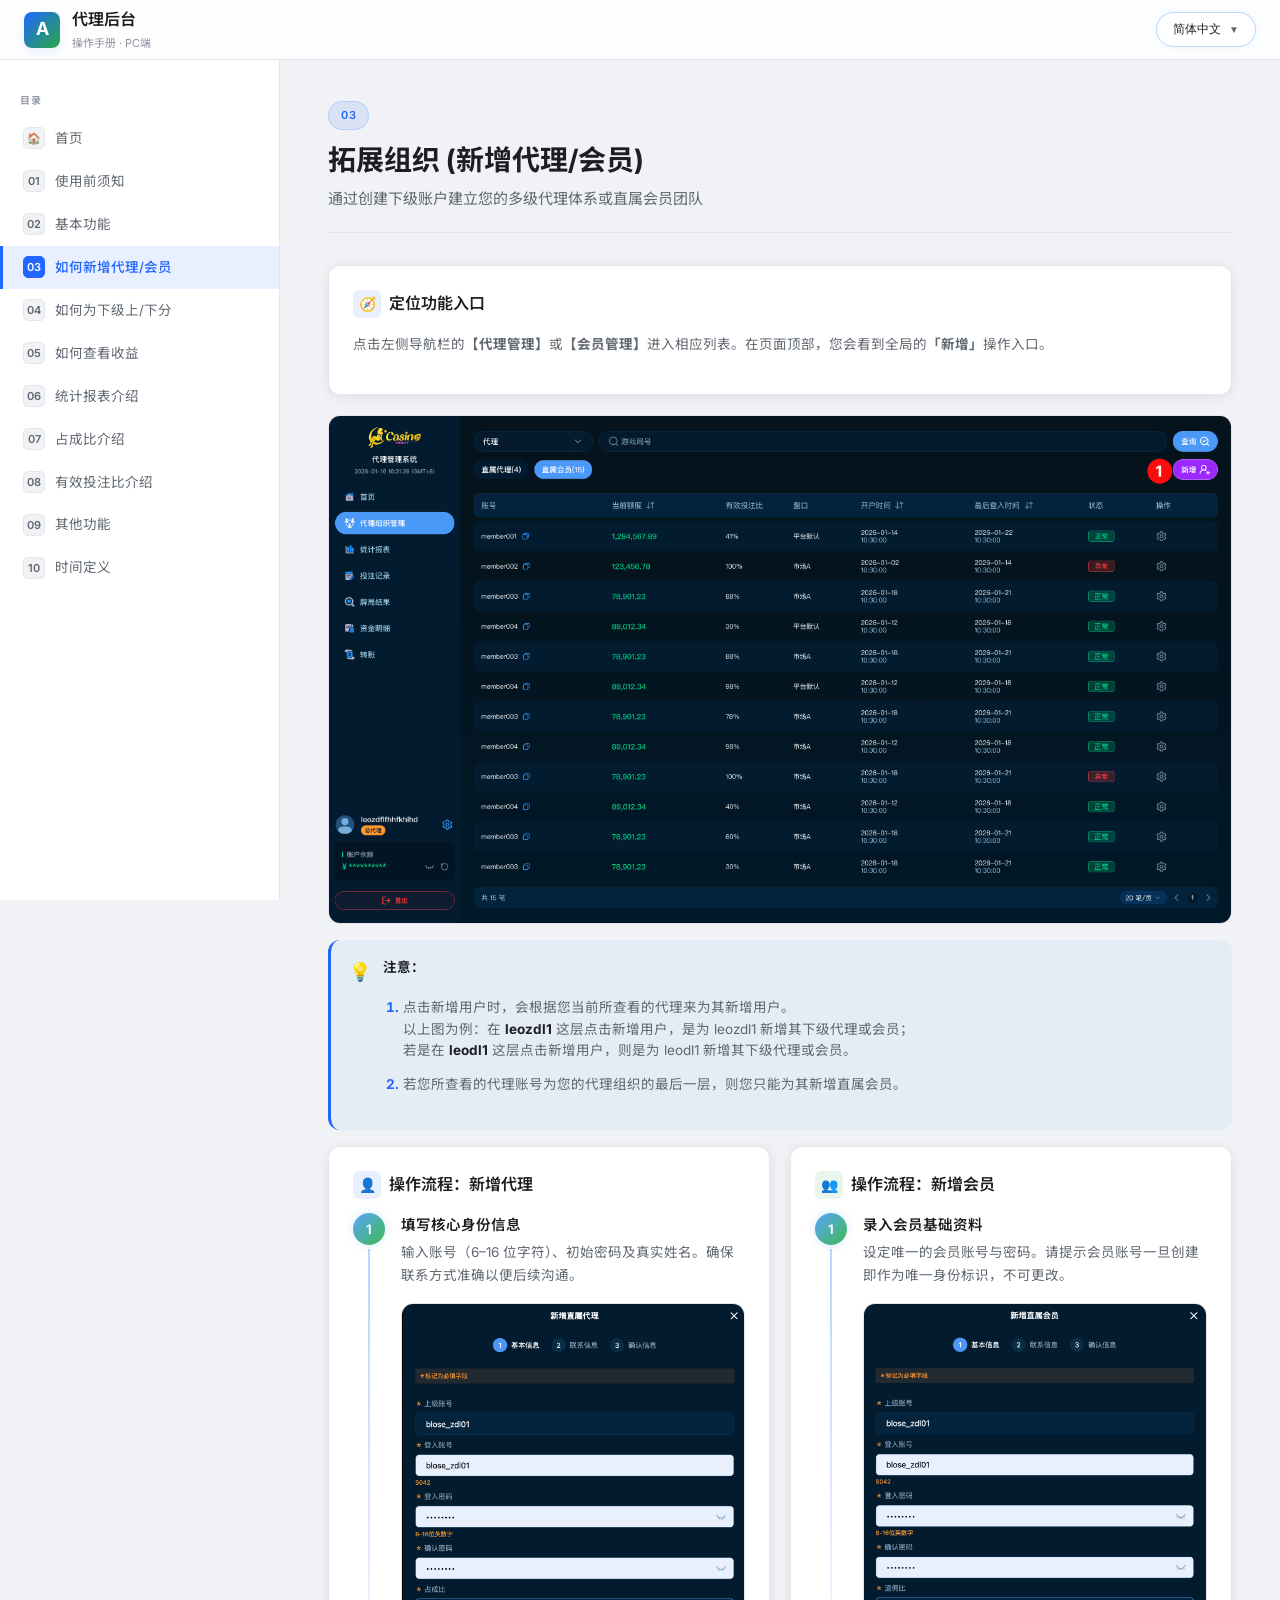
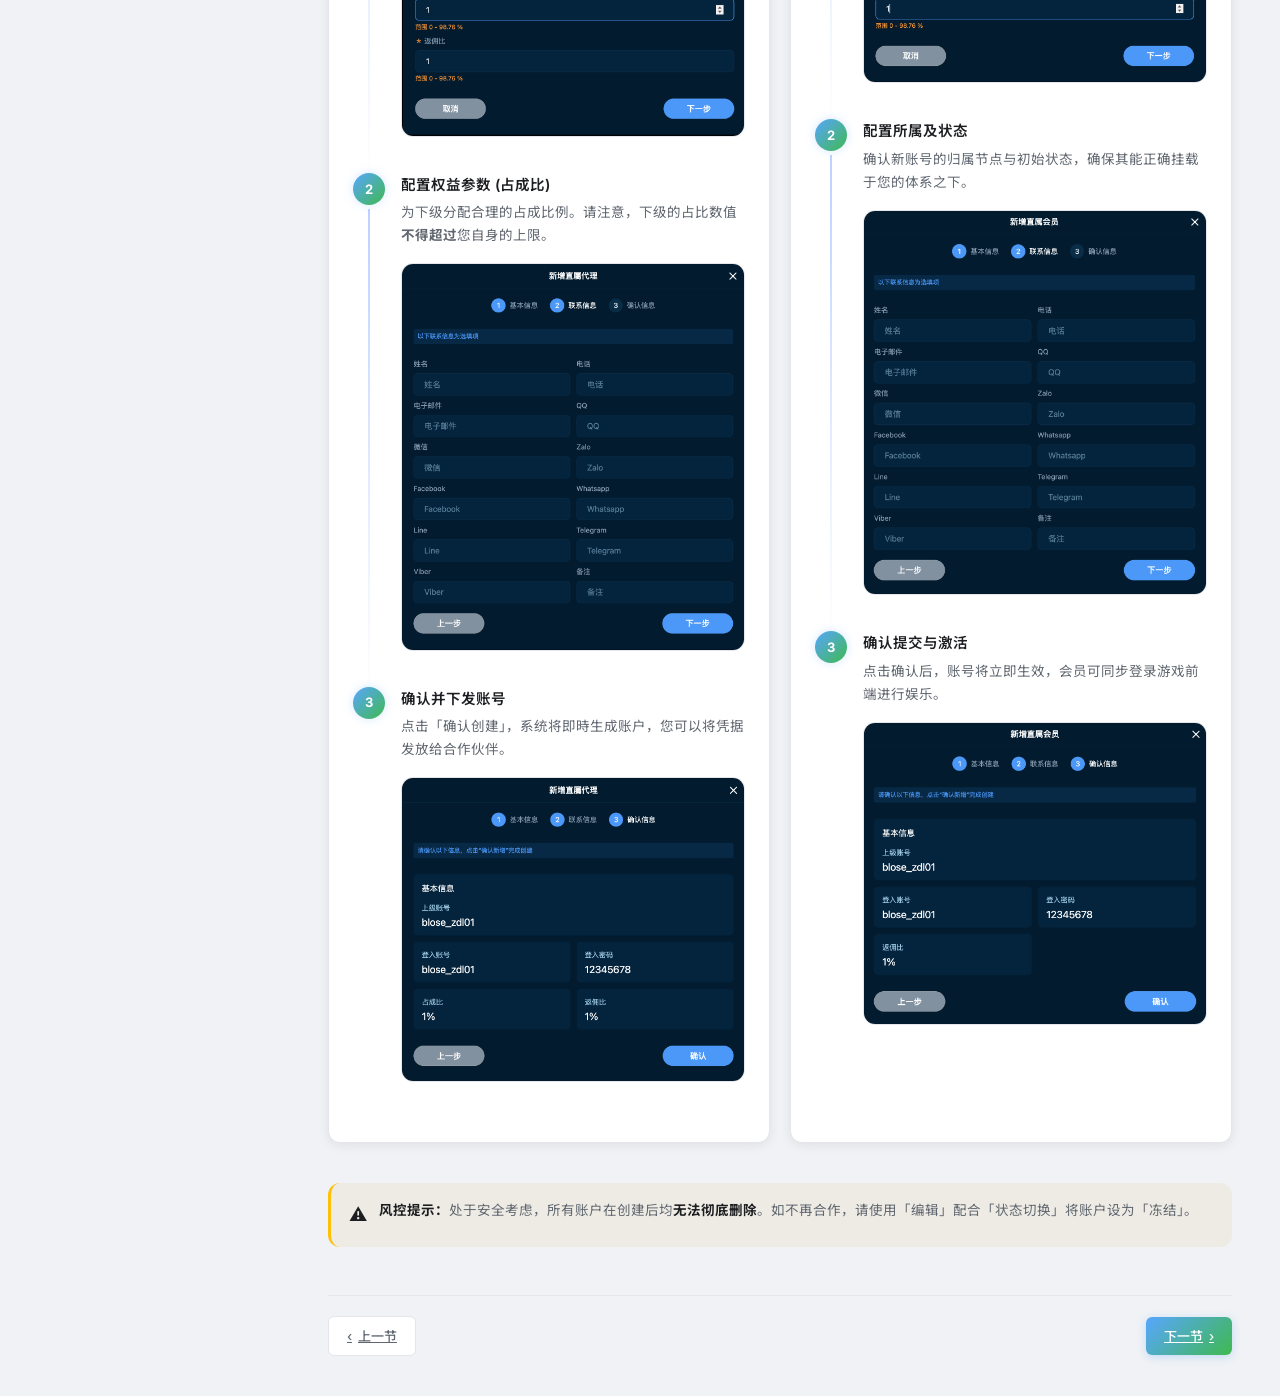
<file: section3.html>
<!DOCTYPE html>
<html lang="zh-Hans">

<head>
  <meta charset="UTF-8" />
  <meta name="viewport" content="width=device-width,initial-scale=1" />
  <title>如何新增代理/会员 - 代理后台操作手册</title>
  <link rel="stylesheet" href="style.css" />
</head>

<body>

  <!-- HEADER -->
  <header class="header">
    <div class="header-logo">
      <button class="mobile-toggle" id="mobileToggle">☰</button>
      <div class="logo-icon">A</div>
      <div>
        <div class="logo-text">代理后台</div>
        <div class="logo-sub">操作手册 · PC端</div>
      </div>
    </div>
    <div class="lang-dropdown">
      <button class="lang-dropdown-btn" id="langDropdownBtn">
        <span class="lang-current" id="langCurrent">简体中文</span>
        <span class="lang-arrow">▼</span>
      </button>
      <div class="lang-dropdown-menu" id="langDropdownMenu">
        <button class="lang-dropdown-item active" data-lang="sc">简体中文</button>
        <button class="lang-dropdown-item" data-lang="en">English</button>
        <button class="lang-dropdown-item" data-lang="vn">Tiếng Việt</button>
        <button class="lang-dropdown-item" data-lang="ph">Filipino</button>
      </div>
    </div>
  </header>

  <!-- LAYOUT -->
  <div class="layout">

    <!-- SIDEBAR -->
    <nav class="sidebar">
      <div class="sidebar-section-title" data-lang="sc">目录</div>
      <div class="sidebar-section-title" data-lang="en" style="display:none">Contents</div>
      <div class="sidebar-section-title" data-lang="vn" style="display:none">Mục lục</div>
      <div class="sidebar-section-title" data-lang="ph" style="display:none">Talaan</div>
      <a href="index.html" class="nav-item"><span class="nav-num">🏠</span><span class="nav-label">首页</span></a>
      <a href="section1.html" class="nav-item"><span class="nav-num">01</span><span class="nav-label">使用前须知</span></a>
      <a href="section2.html" class="nav-item"><span class="nav-num">02</span><span class="nav-label">基本功能</span></a>
      <a href="section3.html" class="nav-item active"><span class="nav-num">03</span><span
          class="nav-label">如何新增代理/会员</span></a>
      <a href="section4.html" class="nav-item"><span class="nav-num">04</span><span
          class="nav-label">如何为下级上/下分</span></a>
      <a href="section5.html" class="nav-item"><span class="nav-num">05</span><span class="nav-label">如何查看收益</span></a>
      <a href="section6.html" class="nav-item"><span class="nav-num">06</span><span class="nav-label">统计报表介绍</span></a>
      <a href="section7.html" class="nav-item"><span class="nav-num">07</span><span class="nav-label">占成比介绍</span></a>
      <a href="section8.html" class="nav-item"><span class="nav-num">08</span><span class="nav-label">有效投注比介绍</span></a>
      <a href="section9.html" class="nav-item"><span class="nav-num">09</span><span class="nav-label">其他功能</span></a>
      <a href="section10.html" class="nav-item"><span class="nav-num">10</span><span class="nav-label">时间定义</span></a>
    </nav>

    <!-- MAIN -->
    <main class="main">

      <!-- ══════════════════════════════════════════════════════
     SECTION 03 — 如何新增代理/会员
══════════════════════════════════════════════════════ -->
      <section class="section active" id="sec2">

        <!-- SC -->
        <div data-lang="sc">
          <div class="section-header">
            <div class="section-badge">03</div>
            <h1 class="section-title">拓展组织 (新增代理/会员)</h1>
            <p class="section-subtitle">通过创建下级账户建立您的多级代理体系或直属会员团队</p>
          </div>

          <div class="card">
            <div class="card-title">
              <div class="card-icon blue">🧭</div>定位功能入口
            </div>
            <p class="para">
              点击左侧导航栏的<strong>【代理管理】</strong>或<strong>【会员管理】</strong>进入相应列表。在页面顶部，您会看到全局的<strong>「新增」</strong>操作入口。</p>
          </div>

          <img src="img/adduser.png" alt="Add User" class="content-img">

          <div class="notice info">
            <div class="notice-icon">💡</div>
            <div class="notice-content">
              <strong>注意：</strong>
              <ol class="numbered-list">
                <li>点击新增用户时，会根据您当前所查看的代理来为其新增用户。<br>
                  以上图为例：在 <strong>leozdl1</strong> 这层点击新增用户，是为 leozdl1 新增其下级代理或会员；<br>
                  若是在 <strong>leodl1</strong> 这层点击新增用户，则是为 leodl1 新增其下级代理或会员。</li>
                <li>若您所查看的代理账号为您的代理组织的最后一层，则您只能为其新增直属会员。</li>
              </ol>
            </div>
          </div>
          <div class="grid-2">
            <div class="card">
              <div class="card-title">
                <div class="card-icon blue">👤</div>操作流程：新增代理
              </div>
              <ol class="steps-list">
                <li class="step-item">
                  <div class="step-num">1</div>
                  <div class="step-content">
                    <div class="step-title">填写核心身份信息</div>
                    <div class="step-desc">输入账号（6–16 位字符）、初始密码及真实姓名。确保联系方式准确以便后续沟通。</div>
                    <img src="img/add_agent_1.png" alt="Step 1" class="content-img">
                  </div>
                </li>
                <li class="step-item">
                  <div class="step-num">2</div>
                  <div class="step-content">
                    <div class="step-title">配置权益参数 (占成比)</div>
                    <div class="step-desc">为下级分配合理的占成比例。请注意，下级的占比数值<strong>不得超过</strong>您自身的上限。</div>
                    <img src="img/add_agent_2.png" alt="Step 2" class="content-img">
                  </div>
                </li>
                <li class="step-item">
                  <div class="step-num">3</div>
                  <div class="step-content">
                    <div class="step-title">确认并下发账号</div>
                    <div class="step-desc">点击「确认创建」，系统将即時生成账户，您可以将凭据发放给合作伙伴。</div>
                    <img src="img/add_agent_3.png" alt="Step 3" class="content-img">
                  </div>
                </li>
              </ol>
            </div>
            <div class="card">
              <div class="card-title">
                <div class="card-icon green">👥</div>操作流程：新增会员
              </div>
              <ol class="steps-list">
                <li class="step-item">
                  <div class="step-num">1</div>
                  <div class="step-content">
                    <div class="step-title">录入会员基础资料</div>
                    <div class="step-desc">设定唯一的会员账号与密码。请提示会员账号一旦创建即作为唯一身份标识，不可更改。</div>
                    <img src="img/add_member_1.png" alt="Member Step 1" class="content-img">
                  </div>
                </li>
                <li class="step-item">
                  <div class="step-num">2</div>
                  <div class="step-content">
                    <div class="step-title">配置所属及状态</div>
                    <div class="step-desc">确认新账号的归属节点与初始状态，确保其能正确挂载于您的体系之下。</div>
                    <img src="img/add_member_2.png" alt="Member Step 2" class="content-img">
                  </div>
                </li>
                <li class="step-item">
                  <div class="step-num">3</div>
                  <div class="step-content">
                    <div class="step-title">确认提交与激活</div>
                    <div class="step-desc">点击确认后，账号将立即生效，会员可同步登录游戏前端进行娱乐。</div>
                    <img src="img/add_member_3.png" alt="Member Step 3" class="content-img">
                  </div>
                </li>
              </ol>
            </div>
          </div>
          <div class="notice warning">
            <div class="notice-icon">⚠️</div>
            <div class="notice-content">
              <strong>风控提示：</strong>处于安全考虑，所有账户在创建后均<strong>无法彻底删除</strong>。如不再合作，请使用「编辑」配合「状态切换」将账户设为「冻结」。
            </div>
          </div>
        </div>

        <!-- EN -->
        <div data-lang="en" style="display:none">
          <div class="section-header">
            <div class="section-badge">03</div>
            <h1 class="section-title">Expanding Organization (Add Agent/Member)</h1>
            <p class="section-subtitle">Establish your multi-level agent system or member team by creating sub-accounts.
            </p>
          </div>

          <div class="card">
            <div class="card-title">
              <div class="card-icon blue">🧭</div>Entry Point
            </div>
            <p class="para">Click <strong>"Agent Management"</strong> or <strong>"Member Management"</strong> in the
              left navigation. You will find the <strong>"Add"</strong> button at the top of the list page.</p>
          </div>

          <img src="img/adduser.png" alt="Add User" class="content-img">

          <div class="notice info">
            <div class="notice-icon">💡</div>
            <div class="notice-content">
              <strong>Note:</strong>
              <ol class="numbered-list">
                <li>When clicking "Add User", the user will be added under the specific agent you are currently
                  viewing.<br>
                  Taking the image above as an example: Clicking "Add User" at the <strong>leozdl1</strong> level adds a
                  downline agent or member for leozdl1;<br>
                  Clicking at the <strong>leodl1</strong> level adds a downline agent or member for leodl1.</li>
                <li>If the agent account you are viewing is the final level of your organization, you can only add
                  direct members for it.</li>
              </ol>
            </div>
          </div>
          <div class="grid-2">
            <div class="card">
              <div class="card-title">
                <div class="card-icon blue">👤</div>Workflow: Add an Agent
              </div>
              <ol class="steps-list">
                <li class="step-item">
                  <div class="step-num">1</div>
                  <div class="step-content">
                    <div class="step-title">Identify Information</div>
                    <div class="step-desc">Enter username (6–16 chars), initial password, and real name.</div>
                    <img src="img/add_agent_1.png" alt="Step 1" class="content-img">
                  </div>
                </li>
                <li class="step-item">
                  <div class="step-num">2</div>
                  <div class="step-content">
                    <div class="step-title">Configure Occupancy Ratio</div>
                    <div class="step-desc">Assign a ratio for the downline. This <strong>cannot exceed</strong> your own
                      occupancy limit.</div>
                    <img src="img/add_agent_2.png" alt="Step 2" class="content-img">
                  </div>
                </li>
                <li class="step-item">
                  <div class="step-num">3</div>
                  <div class="step-content">
                    <div class="step-title">Confirm Creation</div>
                    <div class="step-desc">Click "Confirm Create". The account will be activated immediately for your
                      partner.</div>
                    <img src="img/add_agent_3.png" alt="Step 3" class="content-img">
                  </div>
                </li>
              </ol>
            </div>
            <div class="card">
              <div class="card-title">
                <div class="card-icon green">👥</div>Workflow: Add a Member
              </div>
              <ol class="steps-list">
                <li class="step-item">
                  <div class="step-num">1</div>
                  <div class="step-content">
                    <div class="step-title">Member Credentials</div>
                    <div class="step-desc">Set a unique username and password. Remind members that usernames cannot be
                      changed.</div>
                    <img src="img/add_member_1.png" alt="Member Step 1" class="content-img">
                  </div>
                </li>
                <li class="step-item">
                  <div class="step-num">2</div>
                  <div class="step-content">
                    <div class="step-title">Account Configuration</div>
                    <div class="step-desc">Verify the node affiliation and initial status of the new member account.
                    </div>
                    <img src="img/add_member_2.png" alt="Member Step 2" class="content-img">
                  </div>
                </li>
                <li class="step-item">
                  <div class="step-num">3</div>
                  <div class="step-content">
                    <div class="step-title">Confirm & Activate</div>
                    <div class="step-desc">Upon clicking "Confirm", the member can log into the gaming platform
                      instantly.
                    </div>
                    <img src="img/add_agent_3.png" alt="Member Step 3" class="content-img">
                  </div>
                </li>
              </ol>
            </div>
          </div>
          <div class="notice warning">
            <div class="notice-icon">⚠️</div>
            <div class="notice-content"><strong>Risk Tip:</strong> For security reasons, accounts <strong>cannot be
                deleted</strong> once created. Use the "Status" toggle to "Freeze" accounts if necessary.</div>
          </div>
        </div>

        <!-- VN -->
        <div data-lang="vn" style="display:none">
          <div class="section-header">
            <div class="section-badge">03</div>
            <h1 class="section-title">Phát triển tổ chức (Thêm đại lý/thành viên)</h1>
            <p class="section-subtitle">Xây dựng hệ thống đại lý đa cấp hoặc đội ngũ thành viên trực thuộc bằng cách tạo
              các tài khoản cấp dưới.</p>
          </div>

          <div class="card">
            <div class="card-title">
              <div class="card-icon blue">🧭</div>Lối vào tính năng
            </div>
            <p class="para">Nhấp vào <strong>【Quản lý đại lý】</strong> hoặc <strong>【Quản lý thành viên】</strong> ở
              thanh điều hướng bên trái. Tại phía trên cùng của trang danh sách, bạn sẽ thấy nút <strong>"Thêm
                mới"</strong>.</p>
          </div>

          <img src="img/adduser.png" alt="Add User" class="content-img">

          <div class="notice info">
            <div class="notice-icon">💡</div>
            <div class="notice-content">
              <strong>Lưu ý:</strong>
              <ol class="numbered-list">
                <li>Khi nhấp vào "Thêm người dùng mới", người dùng sẽ được thêm dựa trên đại lý bạn đang xem.<br>
                  Ví dụ như hình trên: Nhấp vào ở cấp <strong>leozdl1</strong> sẽ thêm đại lý hoặc thành viên cấp dưới
                  cho leozdl1;<br>
                  Nhấp vào ở cấp <strong>leodl1</strong> sẽ thêm đại lý hoặc thành viên cấp dưới cho leodl1.</li>
                <li>Nếu tài khoản đại lý bạn đang xem là cấp cuối cùng trong tổ chức, bạn chỉ có thể thêm thành viên
                  trực tiếp.</li>
              </ol>
            </div>
          </div>
          <div class="grid-2">
            <div class="card">
              <div class="card-title">
                <div class="card-icon blue">👤</div>Quy trình: Thêm đại lý
              </div>
              <ol class="steps-list">
                <li class="step-item">
                  <div class="step-num">1</div>
                  <div class="step-content">
                    <div class="step-title">Điền thông tin định danh</div>
                    <div class="step-desc">Nhập tên đăng nhập (6-16 ký tự), mật khẩu ban đầu và tên thật.</div>
                    <img src="img/add_agent_1.png" alt="Step 1" class="content-img">
                  </div>
                </li>
                <li class="step-item">
                  <div class="step-num">2</div>
                  <div class="step-content">
                    <div class="step-title">Cấu hình tỷ lệ chiếm thành</div>
                    <div class="step-desc">Phân bổ tỷ lệ chiếm thành hợp lý cho cấp dưới. Lưu ý, tỷ lệ này <strong>không
                        được vượt quá</strong> giới hạn của chính bạn.</div>
                    <img src="img/add_agent_2.png" alt="Step 2" class="content-img">
                  </div>
                </li>
                <li class="step-item">
                  <div class="step-num">3</div>
                  <div class="step-content">
                    <div class="step-title">Xác nhận tạo</div>
                    <div class="step-desc">Nhấp "Xác nhận tạo", tài khoản sẽ được kích hoạt ngay lập tức để đối tác sử
                      dụng.</div>
                    <img src="img/add_agent_3.png" alt="Step 3" class="content-img">
                  </div>
                </li>
              </ol>
            </div>
            <div class="card">
              <div class="card-title">
                <div class="card-icon green">👥</div>Quy trình: Thêm thành viên
              </div>
              <ol class="steps-list">
                <li class="step-item">
                  <div class="step-num">1</div>
                  <div class="step-content">
                    <div class="step-title">Thông tin thành viên</div>
                    <div class="step-desc">Thiết lập tên đăng nhập và mật khẩu duy nhất. Lưu ý thành viên rằng tên đăng
                      nhập không thể thay đổi sau khi tạo.</div>
                    <img src="img/add_member_1.png" alt="Member Step 1" class="content-img">
                  </div>
                </li>
                <li class="step-item">
                  <div class="step-num">2</div>
                  <div class="step-content">
                    <div class="step-title">Cấu hình cấp dưới</div>
                    <div class="step-desc">Xác minh nút liên kết và trạng thái ban đầu của tài khoản thành viên mới.
                    </div>
                    <img src="img/add_member_2.png" alt="Member Step 2" class="content-img">
                  </div>
                </li>
                <li class="step-item">
                  <div class="step-num">3</div>
                  <div class="step-content">
                    <div class="step-title">Xác nhận & Kích hoạt</div>
                    <div class="step-desc">Sau khi xác nhận, thành viên có thể đăng nhập ngay vào nền tảng trò chơi.
                    </div>
                    <img src="img/add_agent_3.png" alt="Member Step 3" class="content-img">
                  </div>
                </li>
              </ol>
            </div>
          </div>
          <div class="notice warning">
            <div class="notice-icon">⚠️</div>
            <div class="notice-content"><strong>Mẹo rủi ro:</strong> Vì lý do bảo mật, tài khoản <strong>không thể xóa
                hoàn toàn</strong> sau khi tạo. Vui lòng sử dụng tính năng "Đóng băng" nếu cần ngừng hợp tác.</div>
          </div>
        </div>

        <!-- PH -->
        <div data-lang="ph" style="display:none">
          <div class="section-header">
            <div class="section-badge">03</div>
            <h1 class="section-title">Pagpapalawak ng Organisasyon (Magdagdag ng Agent/Miyembro)</h1>
            <p class="section-subtitle">Itatag ang iyong multi-level agent system o member team sa pamamagitan ng
              paglikha ng mga sub-account.</p>
          </div>

          <div class="card">
            <div class="card-title">
              <div class="card-icon blue">🧭</div>Entry Point
            </div>
            <p class="para">I-click ang <strong>"Agent Management"</strong> o <strong>"Member Management"</strong> sa
              kaliwang navigation. Makikita mo ang <strong>"Add"</strong> na button sa itaas ng listahan.</p>
          </div>

          <img src="img/adduser.png" alt="Add User" class="content-img">

          <div class="notice info">
            <div class="notice-icon">💡</div>
            <div class="notice-content">
              <strong>Tandaan:</strong>
              <ol class="numbered-list">
                <li>Kapag rini-click ang "Magdagdag ng User", idadagdag ang user batay sa agent na kasalukuyan mong
                  tinitingnan.<br>
                  Halimbawa sa larawan sa itaas: Ang pag-click sa antas ng <strong>leozdl1</strong> ay magdadagdag ng
                  downline agent o miyembro para sa leozdl1;<br>
                  Ang pag-click naman sa antas ng <strong>leodl1</strong> ay magdadagdag para sa leodl1.</li>
                <li>Kung ang agent account na tinitingnan mo ay ang huling antas na ng iyong organisasyon, maaari ka
                  lamang magdagdag ng mga direktang miyembro para dito.</li>
              </ol>
            </div>
          </div>
          <div class="grid-2">
            <div class="card">
              <div class="card-title">
                <div class="card-icon blue">👤</div>Workflow: Magdagdag ng Agent
              </div>
              <ol class="steps-list">
                <li class="step-item">
                  <div class="step-num">1</div>
                  <div class="step-content">
                    <div class="step-title">Impormasyon ng Identidad</div>
                    <div class="step-desc">Ilagay ang username (6-16 karakter), initial password, at tunay na pangalan.
                    </div>
                    <img src="img/add_agent_1.png" alt="Step 1" class="content-img">
                  </div>
                </li>
                <li class="step-item">
                  <div class="step-num">2</div>
                  <div class="step-content">
                    <div class="step-title">I-configure ang Occupancy Ratio</div>
                    <div class="step-desc">Magtalaga ng ratio para sa downline. Ito ay <strong>hindi dapat
                        lumampas</strong> sa iyong sariling limitasyon.</div>
                    <img src="img/add_agent_2.png" alt="Step 2" class="content-img">
                  </div>
                </li>
                <li class="step-item">
                  <div class="step-num">3</div>
                  <div class="step-content">
                    <div class="step-title">Kumpirmahin ang Paglikha</div>
                    <div class="step-desc">I-click ang "Confirm Create". Ang account ay agad na maa-activate para sa
                      iyong
                      partner.</div>
                    <img src="img/add_agent_3.png" alt="Step 3" class="content-img">
                  </div>
                </li>
              </ol>
            </div>
            <div class="card">
              <div class="card-title">
                <div class="card-icon green">👥</div>Workflow: Magdagdag ng Miyembro
              </div>
              <ol class="steps-list">
                <li class="step-item">
                  <div class="step-num">1</div>
                  <div class="step-content">
                    <div class="step-title">Credential ng Miyembro</div>
                    <div class="step-desc">Magtakda ng natatanging username at password. Paalalahanan ang mga miyembro
                      na
                      ang username ay hindi maaaring baguhin.</div>
                    <img src="img/add_member_1.png" alt="Member Step 1" class="content-img">
                  </div>
                </li>
                <li class="step-item">
                  <div class="step-num">2</div>
                  <div class="step-content">
                    <div class="step-title">Configuration ng Account</div>
                    <div class="step-desc">I-verify ang node affiliation at initial status ng bagong member account.
                    </div>
                    <img src="img/add_member_2.png" alt="Member Step 2" class="content-img">
                  </div>
                </li>
                <li class="step-item">
                  <div class="step-num">3</div>
                  <div class="step-content">
                    <div class="step-title">Kumpirmahin at I-activate</div>
                    <div class="step-desc">Sa pag-click ng "Confirm", ang miyembro ay agad na makakapag-login sa gaming
                      platform.</div>
                    <img src="img/add_agent_3.png" alt="Member Step 3" class="content-img">
                  </div>
                </li>
              </ol>
            </div>
          </div>
          <div class="notice warning">
            <div class="notice-icon">⚠️</div>
            <div class="notice-content"><strong>Risk Tip:</strong> Para sa seguridad, ang mga account ay <strong>hindi
                maaaring tuluyang burahin</strong>. Gamitin ang "Freeze" status kung kinakailangan.</div>
          </div>
        </div>

        <div class="content-footer">
          <div class="footer-nav"><a href="section2.html" class="btn btn-outline btn-prev">‹ <span>上一节</span></a></div>
          <div class="footer-nav"><a href="section4.html" class="btn btn-primary btn-next"><span>下一节</span> ›</a></div>
        </div>
      </section>

    </main>
  </div>

  <script src="script.js"></script>
</body>

</html>
</file>
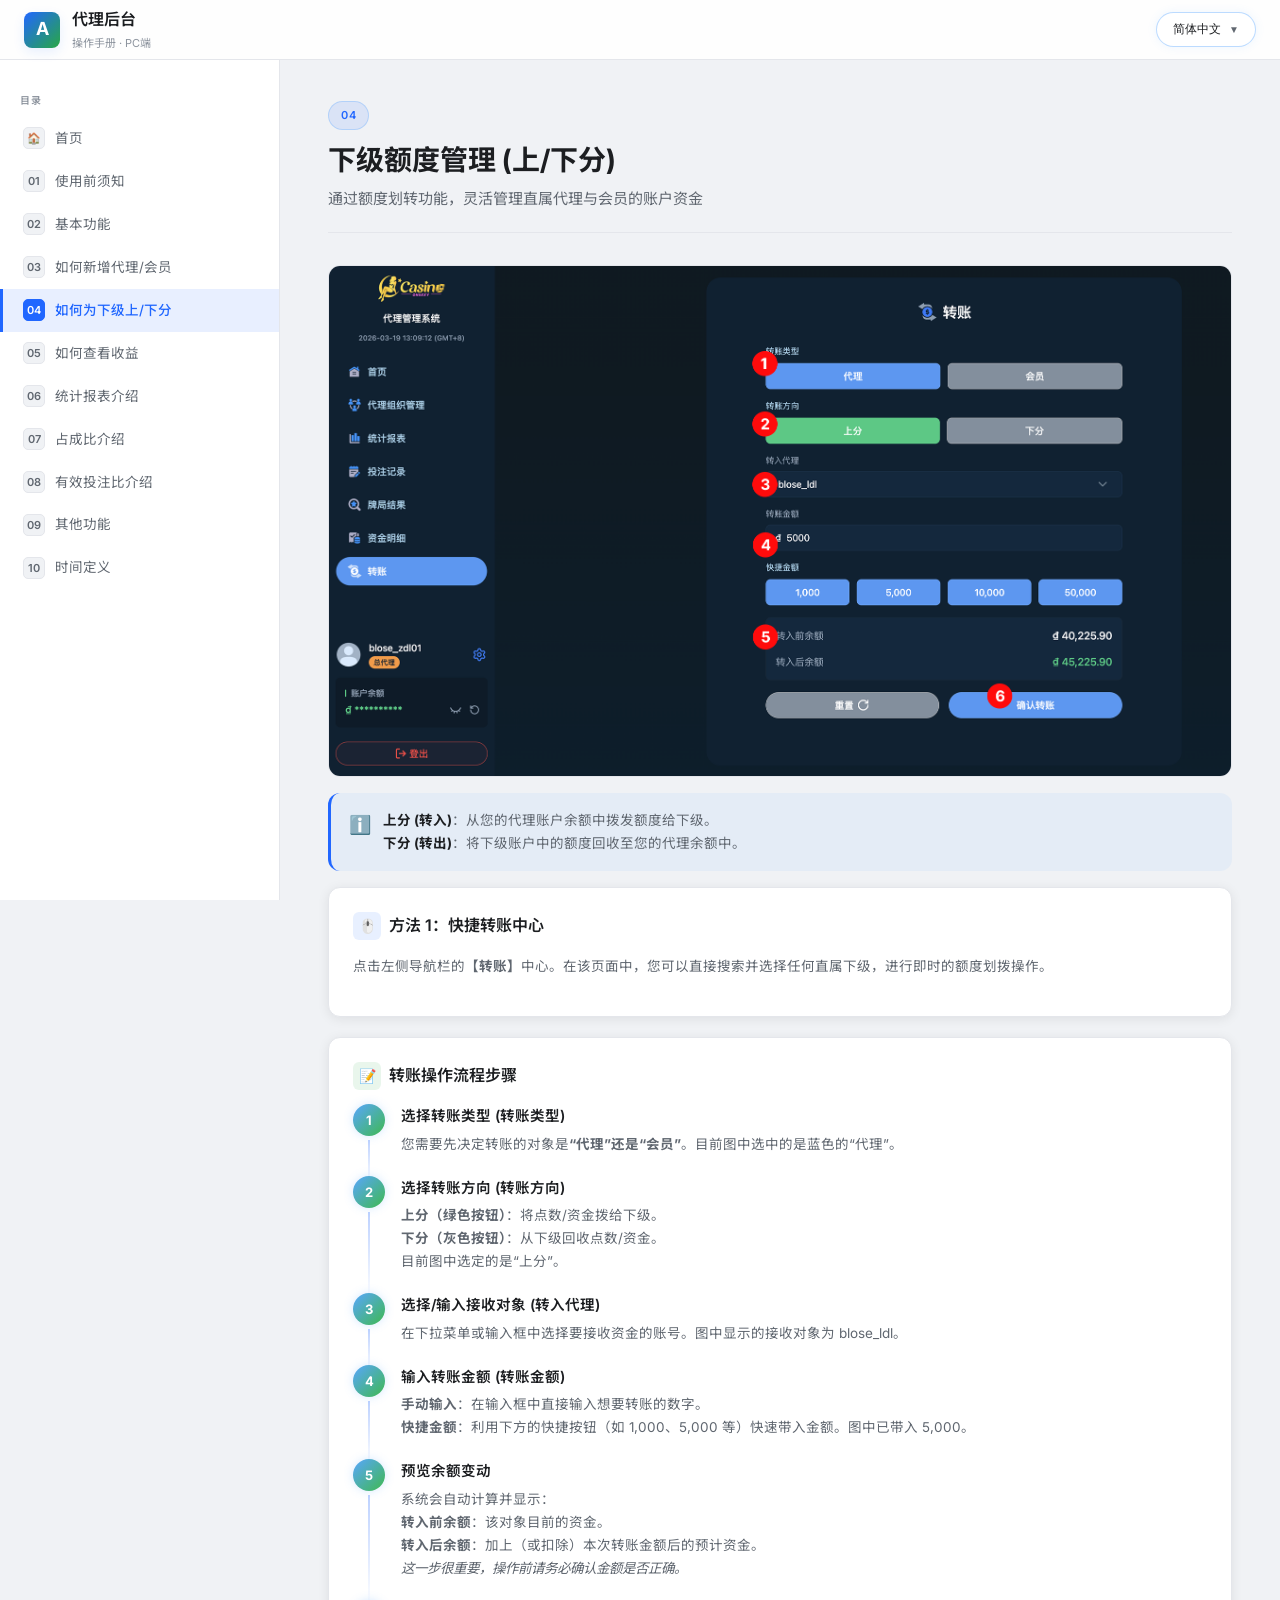
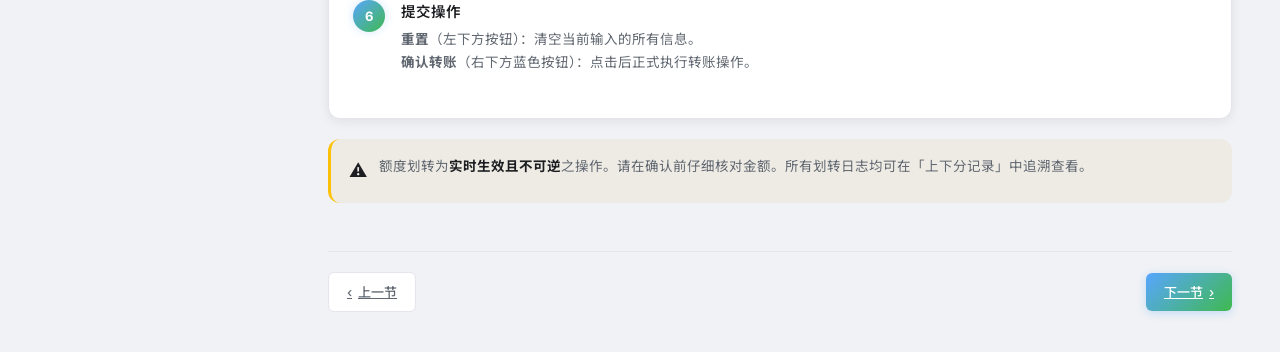
<file: section4.html>
<!DOCTYPE html>
<html lang="zh-Hans">

<head>
  <meta charset="UTF-8" />
  <meta name="viewport" content="width=device-width,initial-scale=1" />
  <title>如何为下级上/下分 - 代理后台操作手册</title>
  <link rel="stylesheet" href="style.css" />
</head>

<body>

  <!-- HEADER -->
  <header class="header">
    <div class="header-logo">
      <button class="mobile-toggle" id="mobileToggle">☰</button>
      <div class="logo-icon">A</div>
      <div>
        <div class="logo-text">代理后台</div>
        <div class="logo-sub">操作手册 · PC端</div>
      </div>
    </div>
    <div class="lang-dropdown">
      <button class="lang-dropdown-btn" id="langDropdownBtn">
        <span class="lang-current" id="langCurrent">简体中文</span>
        <span class="lang-arrow">▼</span>
      </button>
      <div class="lang-dropdown-menu" id="langDropdownMenu">
        <button class="lang-dropdown-item active" data-lang="sc">简体中文</button>
        <button class="lang-dropdown-item" data-lang="en">English</button>
        <button class="lang-dropdown-item" data-lang="vn">Tiếng Việt</button>
        <button class="lang-dropdown-item" data-lang="ph">Filipino</button>
      </div>
    </div>
  </header>

  <!-- LAYOUT -->
  <div class="layout">

    <!-- SIDEBAR -->
    <nav class="sidebar">
      <div class="sidebar-section-title" data-lang="sc">目录</div>
      <div class="sidebar-section-title" data-lang="en" style="display:none">Contents</div>
      <div class="sidebar-section-title" data-lang="vn" style="display:none">Mục lục</div>
      <div class="sidebar-section-title" data-lang="ph" style="display:none">Talaan</div>
      <a href="index.html" class="nav-item"><span class="nav-num">🏠</span><span class="nav-label">首页</span></a>
      <a href="section1.html" class="nav-item"><span class="nav-num">01</span><span class="nav-label">使用前须知</span></a>
      <a href="section2.html" class="nav-item"><span class="nav-num">02</span><span class="nav-label">基本功能</span></a>
      <a href="section3.html" class="nav-item"><span class="nav-num">03</span><span
          class="nav-label">如何新增代理/会员</span></a>
      <a href="section4.html" class="nav-item active"><span class="nav-num">04</span><span
          class="nav-label">如何为下级上/下分</span></a>
      <a href="section5.html" class="nav-item"><span class="nav-num">05</span><span class="nav-label">如何查看收益</span></a>
      <a href="section6.html" class="nav-item"><span class="nav-num">06</span><span class="nav-label">统计报表介绍</span></a>
      <a href="section7.html" class="nav-item"><span class="nav-num">07</span><span class="nav-label">占成比介绍</span></a>
      <a href="section8.html" class="nav-item"><span class="nav-num">08</span><span class="nav-label">有效投注比介绍</span></a>
      <a href="section9.html" class="nav-item"><span class="nav-num">09</span><span class="nav-label">其他功能</span></a>
      <a href="section10.html" class="nav-item"><span class="nav-num">10</span><span class="nav-label">时间定义</span></a>
    </nav>

    <!-- MAIN -->
    <main class="main">

      <!-- ══════════════════════════════════════════════════════
     SECTION 04 — 上/下分
══════════════════════════════════════════════════════ -->
      <section class="section active" id="sec3">

        <!-- SC -->
        <div data-lang="sc">
          <div class="section-header">
            <div class="section-badge">04</div>
            <h1 class="section-title">下级额度管理 (上/下分)</h1>
            <p class="section-subtitle">通过额度划转功能，灵活管理直属代理与会员的账户资金</p>
          </div>
          <img src="img/transfer.png" alt="Transfer" class="content-img" />
          <div class="notice info">
            <div class="notice-icon">ℹ️</div>
            <div class="notice-content">
              <strong>上分 (转入)</strong>：从您的代理账户余额中拨发额度给下级。<br />
              <strong>下分 (转出)</strong>：将下级账户中的额度回收至您的代理余额中。
            </div>
          </div>
          <div class="card">
            <div class="card-title">
              <div class="card-icon blue">🖱️</div>方法 1：快捷转账中心
            </div>
            <p class="para">点击左侧导航栏的<strong>【转账】</strong>中心。在该页面中，您可以直接搜索并选择任何直属下级，进行即时的额度划拨操作。</p>
          </div>

          <div class="card">
            <div class="card-title">
              <div class="card-icon green">📝</div>转账操作流程步骤
            </div>
            <ol class="steps-list">
              <li class="step-item">
                <div class="step-num">1</div>
                <div class="step-content">
                  <div class="step-title">选择转账类型 (转账类型)</div>
                  <div class="step-desc">您需要先决定转账的对象是<strong>“代理”还是“会员”</strong>。目前图中选中的是蓝色的“代理”。</div>
                </div>
              </li>
              <li class="step-item">
                <div class="step-num">2</div>
                <div class="step-content">
                  <div class="step-title">选择转账方向 (转账方向)</div>
                  <div class="step-desc">
                    <strong>上分（绿色按钮）</strong>：将点数/资金拨给下级。<br />
                    <strong>下分（灰色按钮）</strong>：从下级回收点数/资金。<br />
                    目前图中选定的是“上分”。
                  </div>
                </div>
              </li>
              <li class="step-item">
                <div class="step-num">3</div>
                <div class="step-content">
                  <div class="step-title">选择/输入接收对象 (转入代理)</div>
                  <div class="step-desc">在下拉菜单或输入框中选择要接收资金的账号。图中显示的接收对象为 blose_ldl。</div>
                </div>
              </li>
              <li class="step-item">
                <div class="step-num">4</div>
                <div class="step-content">
                  <div class="step-title">输入转账金额 (转账金额)</div>
                  <div class="step-desc">
                    <strong>手动输入</strong>：在输入框中直接输入想要转账的数字。<br />
                    <strong>快捷金额</strong>：利用下方的快捷按钮（如 1,000、5,000 等）快速带入金额。图中已带入 5,000。
                  </div>
                </div>
              </li>
              <li class="step-item">
                <div class="step-num">5</div>
                <div class="step-content">
                  <div class="step-title">预览余额变动</div>
                  <div class="step-desc">
                    系统会自动计算并显示：<br />
                    <strong>转入前余额</strong>：该对象目前的资金。<br />
                    <strong>转入后余额</strong>：加上（或扣除）本次转账金额后的预计资金。<br />
                    <em>这一步很重要，操作前请务必确认金额是否正确。</em>
                  </div>
                </div>
              </li>
              <li class="step-item">
                <div class="step-num">6</div>
                <div class="step-content">
                  <div class="step-title">提交操作</div>
                  <div class="step-desc">
                    <strong>重置</strong>（左下方按钮）：清空当前输入的所有信息。<br />
                    <strong>确认转账</strong>（右下方蓝色按钮）：点击后正式执行转账操作。
                  </div>
                </div>
              </li>
            </ol>
          </div>
          <div class="notice warning">
            <div class="notice-icon">⚠️</div>
            <div class="notice-content">额度划转为<strong>实时生效且不可逆</strong>之操作。请在确认前仔细核对金额。所有划转日志均可在「上下分记录」中追溯查看。</div>
          </div>
        </div>

        <!-- EN -->
        <div data-lang="en" style="display:none">
          <div class="section-header">
            <div class="section-badge">04</div>
            <h1 class="section-title">Downline Credit Management</h1>
            <p class="section-subtitle">Manage fund transfers (deposit/withdrawal) for direct agents or members.</p>
          </div>
          <img src="img/transfer.png" alt="Transfer" class="content-img" />
          <div class="notice info">
            <div class="notice-icon">ℹ️</div>
            <div class="notice-content">
              <strong>Deposit (Top-up)</strong>: Transfer credit from your balance to a downline.<br />
              <strong>Withdrawal (Cash-out)</strong>: Recover credits from a downline's account back to your balance.
            </div>
          </div>
          <div class="card">
            <div class="card-title">
              <div class="card-icon blue">🖱️</div>Method 1: Transfer Center
            </div>
            <p class="para">Click <strong>"Transfer"</strong> in the left navigation. Search and select any direct
              downline to perform instant credit adjustments.</p>
          </div>

          <div class="card">
            <div class="card-title">
              <div class="card-icon green">📝</div>Transfer Operation Process Steps
            </div>
            <ol class="steps-list">
              <li class="step-item">
                <div class="step-num">1</div>
                <div class="step-content">
                  <div class="step-title">Select Transfer Type</div>
                  <div class="step-desc">You need to first decide whether the transfer target is an <strong>"Agent" or
                      "Member"</strong>. The currently selected option in the image is the blue "Agent".</div>
                </div>
              </li>
              <li class="step-item">
                <div class="step-num">2</div>
                <div class="step-content">
                  <div class="step-title">Select Transfer Direction</div>
                  <div class="step-desc">
                    <strong>Deposit (Green button)</strong>: Transfer credits/funds to downline.<br />
                    <strong>Withdrawal (Gray button)</strong>: Recover credits/funds from downline.<br />
                    The currently selected option in the image is "Deposit".
                  </div>
                </div>
              </li>
              <li class="step-item">
                <div class="step-num">3</div>
                <div class="step-content">
                  <div class="step-title">Select/Enter Recipient</div>
                  <div class="step-desc">Select the account to receive funds from the dropdown menu or input field. The
                    recipient shown in the image is blose_ldl.</div>
                </div>
              </li>
              <li class="step-item">
                <div class="step-num">4</div>
                <div class="step-content">
                  <div class="step-title">Enter Transfer Amount</div>
                  <div class="step-desc">
                    <strong>Manual Entry</strong>: Directly enter the desired transfer amount in the input box.<br />
                    <strong>Quick Amount</strong>: Use the quick buttons below (e.g., 1,000, 5,000) to quickly fill in
                    the amount. 5,000 is entered in the image.
                  </div>
                </div>
              </li>
              <li class="step-item">
                <div class="step-num">5</div>
                <div class="step-content">
                  <div class="step-title">Preview Balance Change</div>
                  <div class="step-desc">
                    The system will automatically calculate and display:<br />
                    <strong>Balance Before Transfer</strong>: The target's current funds.<br />
                    <strong>Balance After Transfer</strong>: The estimated funds after adding (or deducting) this
                    transfer amount.<br />
                    <em>This step is crucial; please ensure the amount is correct before operating.</em>
                  </div>
                </div>
              </li>
              <li class="step-item">
                <div class="step-num">6</div>
                <div class="step-content">
                  <div class="step-title">Submit Operation</div>
                  <div class="step-desc">
                    <strong>Reset</strong> (Bottom left button): Clear all currently entered information.<br />
                    <strong>Confirm Transfer</strong> (Bottom right blue button): Click to formally execute the transfer
                    operation.
                  </div>
                </div>
              </li>
            </ol>
          </div>
          <div class="notice warning">
            <div class="notice-icon">⚠️</div>
            <div class="notice-content">Credit transfers take <strong>instant effect and cannot be reversed</strong>.
              Verify the amount carefully. Logs are available in "Transaction Records".</div>
          </div>
        </div>

        <!-- VN -->
        <div data-lang="vn" style="display:none">
          <div class="section-header">
            <div class="section-badge">04</div>
            <h1 class="section-title">Quản lý hạn mức cấp dưới (Nạp/Rút điểm)</h1>
            <p class="section-subtitle">Sử dụng tính năng chuyển đổi hạn mức để quản lý linh hoạt nguồn vốn tài khoản
              của đại lý và thành viên trực thuộc</p>
          </div>
          <img src="img/transfer.png" alt="Transfer" class="content-img" />
          <div class="notice info">
            <div class="notice-icon">ℹ️</div>
            <div class="notice-content">
              <strong>Nạp điểm (Chuyển vào)</strong>: Chuyển hạn mức từ số dư tài khoản đại lý của bạn cho cấp
              dưới.<br />
              <strong>Rút điểm (Thu hồi)</strong>: Thu hồi hạn mức từ tài khoản cấp dưới về số dư đại lý của bạn.
            </div>
          </div>
          <div class="card">
            <div class="card-title">
              <div class="card-icon blue">🖱️</div>Phương pháp 1: Trung tâm chuyển khoản nhanh
            </div>
            <p class="para">Nhấp vào trung tâm <strong>【Chuyển khoản】</strong> ở thanh điều hướng bên trái. Tại đây, bạn
              có thể tìm kiếm và chọn bất kỳ cấp dưới trực tiếp nào để thực hiện điều chỉnh hạn mức tức thì.</p>
          </div>

          <div class="card">
            <div class="card-title">
              <div class="card-icon green">📝</div>Các bước thao tác chuyển khoản
            </div>
            <ol class="steps-list">
              <li class="step-item">
                <div class="step-num">1</div>
                <div class="step-content">
                  <div class="step-title">Chọn loại chuyển khoản</div>
                  <div class="step-desc">Trước tiên cần quyết định đối tượng chuyển khoản là <strong>"Đại lý" hay "Thành
                      viên"</strong>. Tùy chọn đang được chọn trong hình là "Đại lý" màu xanh.</div>
                </div>
              </li>
              <li class="step-item">
                <div class="step-num">2</div>
                <div class="step-content">
                  <div class="step-title">Chọn hướng chuyển khoản</div>
                  <div class="step-desc">
                    <strong>Nạp điểm (Nút màu xanh lá)</strong>: Chuyển điểm/vốn cho cấp dưới.<br />
                    <strong>Rút điểm (Nút màu xám)</strong>: Thu hồi điểm/vốn từ cấp dưới.<br />
                    Tùy chọn đang được chọn trong hình là "Nạp điểm".
                  </div>
                </div>
              </li>
              <li class="step-item">
                <div class="step-num">3</div>
                <div class="step-content">
                  <div class="step-title">Chọn/Nhập đối tượng nhận</div>
                  <div class="step-desc">Chọn tài khoản nhận tiền trong menu thả xuống hoặc ô nhập. Đối tượng nhận hiển
                    thị trong hình là blose_ldl.</div>
                </div>
              </li>
              <li class="step-item">
                <div class="step-num">4</div>
                <div class="step-content">
                  <div class="step-title">Nhập số tiền chuyển</div>
                  <div class="step-desc">
                    <strong>Nhập thủ công</strong>: Trực tiếp nhập số tiền muốn chuyển vào ô nhập.<br />
                    <strong>Số tiền nhanh</strong>: Sử dụng các nút nhanh bên dưới (ví dụ 1.000, 5.000) để điền nhanh số
                    tiền. Trong hình đã điền 5.000.
                  </div>
                </div>
              </li>
              <li class="step-item">
                <div class="step-num">5</div>
                <div class="step-content">
                  <div class="step-title">Xem trước thay đổi số dư</div>
                  <div class="step-desc">
                    Hệ thống sẽ tự động tính toán và hiển thị:<br />
                    <strong>Số dư trước khi chuyển</strong>: Số tiền hiện tại của đối tượng.<br />
                    <strong>Số dư sau khi chuyển</strong>: Số tiền dự kiến sau khi cộng (hoặc trừ) số tiền chuyển khoản
                    này.<br />
                    <em>Bước này rất quan trọng, vui lòng đảm bảo số tiền là chính xác trước khi thao tác.</em>
                  </div>
                </div>
              </li>
              <li class="step-item">
                <div class="step-num">6</div>
                <div class="step-content">
                  <div class="step-title">Gửi thao tác</div>
                  <div class="step-desc">
                    <strong>Làm mới</strong> (Nút dưới cùng bên trái): Xóa tất cả thông tin hiện đã nhập.<br />
                    <strong>Xác nhận chuyển</strong> (Nút màu xanh dưới cùng bên phải): Nhấp để chính thức thực hiện
                    thao tác chuyển khoản.
                  </div>
                </div>
              </li>
            </ol>
          </div>
          <div class="notice warning">
            <div class="notice-icon">⚠️</div>
            <div class="notice-content">Việc chuyển đổi hạn mức có <strong>hiệu lực tức thì và không thể đảo
                ngược</strong>. Vui lòng kiểm tra kỹ số tiền trước khi xác nhận. Tất cả lịch sử chuyển khoản có thể được
              truy xuất trong "Lịch sử giao dịch".</div>
          </div>
        </div>

        <!-- PH -->
        <div data-lang="ph" style="display:none">
          <div class="section-header">
            <div class="section-badge">04</div>
            <h1 class="section-title">Credit Management ng Downline (Deposit/Withdrawal)</h1>
            <p class="section-subtitle">Pamahalaan ang mga credit transfer para sa mga direktang agent o miyembro.</p>
          </div>
          <img src="img/transfer.png" alt="Transfer" class="content-img" />
          <div class="notice info">
            <div class="notice-icon">ℹ️</div>
            <div class="notice-content">
              <strong>Deposit (Top-up)</strong>: Maglipat ng credit mula sa iyong balanse tungo sa isang downline.<br />
              <strong>Withdrawal (Cash-out)</strong>: Bawiin ang mga credit mula sa account ng downline pabalik sa iyong
              balanse.
            </div>
          </div>
          <div class="card">
            <div class="card-title">
              <div class="card-icon blue">🖱️</div>Paraan 1: Transfer Center
            </div>
            <p class="para">I-click ang <strong>"Transfer"</strong> center sa kaliwang navigation. Maaari kang maghanap
              at pumili ng anumang direktang downline para sa agarang pag-aadjust ng credit.</p>
          </div>

          <div class="card">
            <div class="card-title">
              <div class="card-icon green">📝</div>Mga Hakbang sa Proseso ng Transfer
            </div>
            <ol class="steps-list">
              <li class="step-item">
                <div class="step-num">1</div>
                <div class="step-content">
                  <div class="step-title">Piliin ang Uri ng Transfer</div>
                  <div class="step-desc">Kailangan mo munang magpasya kung ang target ng transfer ay <strong>"Agent" o
                      "Miyembro"</strong>. Ang kasalukuyang piniling opsyon sa larawan ay ang asul na "Agent".</div>
                </div>
              </li>
              <li class="step-item">
                <div class="step-num">2</div>
                <div class="step-content">
                  <div class="step-title">Piliin ang Direksyon ng Transfer</div>
                  <div class="step-desc">
                    <strong>Deposit (Berdeng button)</strong>: Ilipat ang mga credit/pondo sa downline.<br />
                    <strong>Withdrawal (Abo na button)</strong>: Bawiin ang mga credit/pondo mula sa downline.<br />
                    Ang kasalukuyang piniling opsyon sa larawan ay "Deposit".
                  </div>
                </div>
              </li>
              <li class="step-item">
                <div class="step-num">3</div>
                <div class="step-content">
                  <div class="step-title">Piliin/Ipasok ang Tatanggap</div>
                  <div class="step-desc">Piliin ang account na tatanggap ng pondo mula sa dropdown menu o input field.
                    Ang tatanggap na makikita sa larawan ay blose_ldl.</div>
                </div>
              </li>
              <li class="step-item">
                <div class="step-num">4</div>
                <div class="step-content">
                  <div class="step-title">Ipasok ang Halaga ng Transfer</div>
                  <div class="step-desc">
                    <strong>Manu-manong Pag-enter</strong>: Direktang ipasok ang nais na halaga sa input box.<br />
                    <strong>Mabilis na Halaga</strong>: Gamitin ang mga quick button sa ibaba (hal., 1,000, 5,000) upang
                    mabilis na mailagay ang halaga. 5,000 ang nailagay sa larawan.
                  </div>
                </div>
              </li>
              <li class="step-item">
                <div class="step-num">5</div>
                <div class="step-content">
                  <div class="step-title">I-preview ang Pagbabago sa Balanse</div>
                  <div class="step-desc">
                    Awtomatikong kakalkulahin at ipapakita ng system ang:<br />
                    <strong>Balanse Bago ang Transfer</strong>: Ang kasalukuyang pondo ng target.<br />
                    <strong>Balanse Pagkatapos ng Transfer</strong>: Ang tinatayang pondo pagkatapos idagdag (o bawasan)
                    ang halagang ito ng transfer.<br />
                    <em>Mahalaga ang hakbang na ito; mangyaring siguraduhin na tama ang halaga bago mag-operate.</em>
                  </div>
                </div>
              </li>
              <li class="step-item">
                <div class="step-num">6</div>
                <div class="step-content">
                  <div class="step-title">I-submit ang Operasyon</div>
                  <div class="step-desc">
                    <strong>I-reset</strong> (Button sa kaliwang ibaba): Alisin ang lahat ng kasalukuyang nai-enter na
                    impormasyon.<br />
                    <strong>Kumpirmahin ang Transfer</strong> (Asul na button sa kanang ibaba): I-click upang pormal na
                    isagawa ang operasyon ng transfer.
                  </div>
                </div>
              </li>
            </ol>
          </div>
          <div class="notice warning">
            <div class="notice-icon">⚠️</div>
            <div class="notice-content">Ang mga credit transfer ay <strong>agarang nagkakabisa at hindi maaaring
                bawiin</strong>. Suriin nang mabuti ang halaga. Ang mga log ay available sa "Transaction Records".</div>
          </div>
        </div>

        <div class="content-footer">
          <div class="footer-nav"><a href="section3.html" class="btn btn-outline btn-prev">‹ <span>上一节</span></a></div>
          <div class="footer-nav"><a href="section5.html" class="btn btn-primary btn-next"><span>下一节</span> ›</a></div>
        </div>
      </section>

    </main>
  </div>

  <script src="script.js"></script>
</body>

</html>
</file>
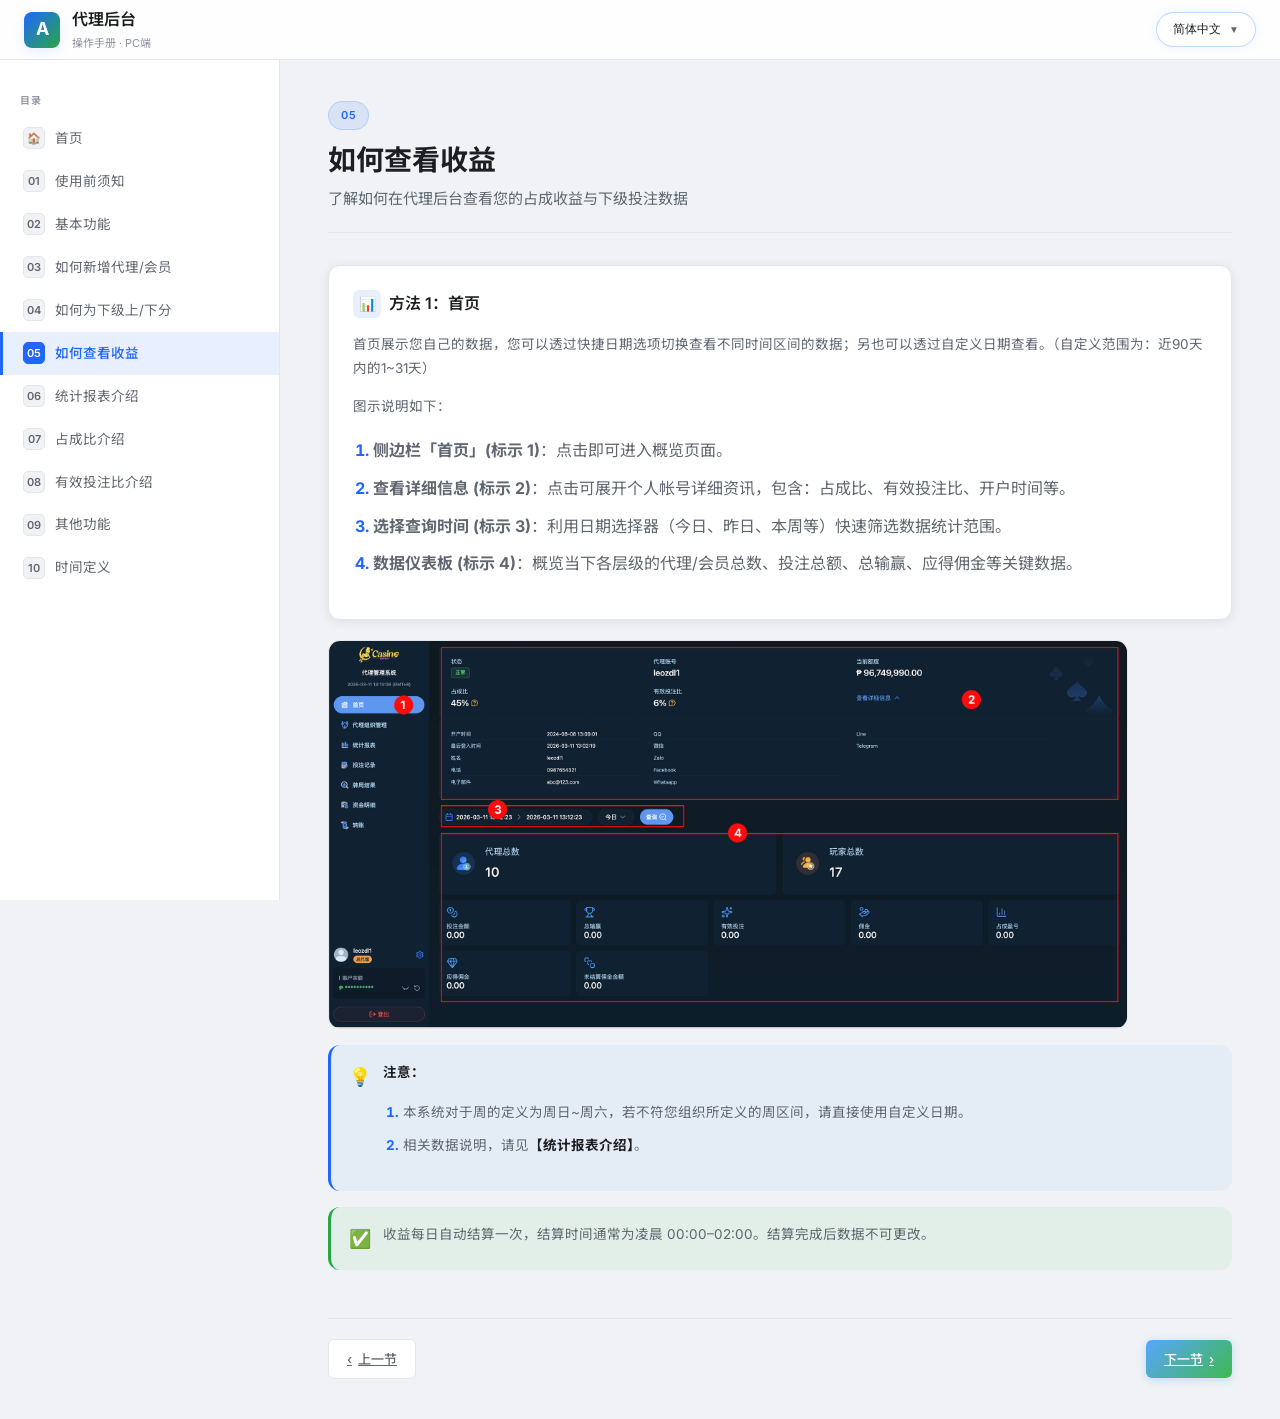
<file: section5.html>
<!DOCTYPE html>
<html lang="zh-Hans">

<head>
  <meta charset="UTF-8" />
  <meta name="viewport" content="width=device-width,initial-scale=1" />
  <title>如何查看收益 - 代理后台操作手册</title>
  <link rel="stylesheet" href="style.css" />
</head>

<body>

  <!-- HEADER -->
  <header class="header">
    <div class="header-logo">
      <button class="mobile-toggle" id="mobileToggle">☰</button>
      <div class="logo-icon">A</div>
      <div>
        <div class="logo-text">代理后台</div>
        <div class="logo-sub">操作手册 · PC端</div>
      </div>
    </div>
    <div class="lang-dropdown">
      <button class="lang-dropdown-btn" id="langDropdownBtn">
        <span class="lang-current" id="langCurrent">简体中文</span>
        <span class="lang-arrow">▼</span>
      </button>
      <div class="lang-dropdown-menu" id="langDropdownMenu">
        <button class="lang-dropdown-item active" data-lang="sc">简体中文</button>
        <button class="lang-dropdown-item" data-lang="en">English</button>
        <button class="lang-dropdown-item" data-lang="vn">Tiếng Việt</button>
        <button class="lang-dropdown-item" data-lang="ph">Filipino</button>
      </div>
    </div>
  </header>

  <!-- LAYOUT -->
  <div class="layout">

    <!-- SIDEBAR -->
    <nav class="sidebar">
      <div class="sidebar-section-title" data-lang="sc">目录</div>
      <div class="sidebar-section-title" data-lang="en" style="display:none">Contents</div>
      <div class="sidebar-section-title" data-lang="vn" style="display:none">Mục lục</div>
      <div class="sidebar-section-title" data-lang="ph" style="display:none">Talaan</div>
      <a href="index.html" class="nav-item"><span class="nav-num">🏠</span><span class="nav-label">首页</span></a>
      <a href="section1.html" class="nav-item"><span class="nav-num">01</span><span class="nav-label">使用前须知</span></a>
      <a href="section2.html" class="nav-item"><span class="nav-num">02</span><span class="nav-label">基本功能</span></a>
      <a href="section3.html" class="nav-item"><span class="nav-num">03</span><span
          class="nav-label">如何新增代理/会员</span></a>
      <a href="section4.html" class="nav-item"><span class="nav-num">04</span><span
          class="nav-label">如何为下级上/下分</span></a>
      <a href="section5.html" class="nav-item active"><span class="nav-num">05</span><span
          class="nav-label">如何查看收益</span></a>
      <a href="section6.html" class="nav-item"><span class="nav-num">06</span><span class="nav-label">统计报表介绍</span></a>
      <a href="section7.html" class="nav-item"><span class="nav-num">07</span><span class="nav-label">占成比介绍</span></a>
      <a href="section8.html" class="nav-item"><span class="nav-num">08</span><span class="nav-label">有效投注比介绍</span></a>
      <a href="section9.html" class="nav-item"><span class="nav-num">09</span><span class="nav-label">其他功能</span></a>
      <a href="section10.html" class="nav-item"><span class="nav-num">10</span><span class="nav-label">时间定义</span></a>
    </nav>

    <!-- MAIN -->
    <main class="main">

      <!-- ══════════════════════════════════════════════════════
     SECTION 05 — 如何查看收益
══════════════════════════════════════════════════════ -->
      <section class="section active" id="sec4">

        <!-- SC -->
        <div data-lang="sc">
          <div class="section-header">
            <div class="section-badge">05</div>
            <h1 class="section-title">如何查看收益</h1>
            <p class="section-subtitle">了解如何在代理后台查看您的占成收益与下级投注数据</p>
          </div>
          <div class="card">
            <div class="card-title">
              <div class="card-icon blue">📊</div>方法 1：首页
            </div>
            <p class="para">首页展示您自己的数据，您可以透过快捷日期选项切换查看不同时间区间的数据；另也可以透过自定义日期查看。（自定义范围为：近90天内的1~31天）</p>
            <p class="para">图示说明如下：</p>
            <ol class="numbered-list">
              <li><strong>侧边栏「首页」(标示 1)</strong>：点击即可进入概览页面。</li>
              <li><strong>查看详细信息 (标示 2)</strong>：点击可展开个人帐号详细资讯，包含：占成比、有效投注比、开户时间等。</li>
              <li><strong>选择查询时间 (标示 3)</strong>：利用日期选择器（今日、昨日、本周等）快速筛选数据统计范围。</li>
              <li><strong>数据仪表板 (标示 4)</strong>：概览当下各层级的代理/会员总数、投注总额、总输赢、应得佣金等关键数据。</li>
            </ol>
          </div>

          <img src="img/index.png" class="content-img" style="max-width: 800px;" alt="首页仪表板" />

          <div class="notice info">
            <div class="notice-icon">💡</div>
            <div class="notice-content">
              <strong>注意：</strong>
              <ol class="numbered-list">
                <li>本系统对于周的定义为周日~周六，若不符您组织所定义的周区间，请直接使用自定义日期。</li>
                <li>相关数据说明，请见<strong>【统计报表介绍】</strong>。</li>
              </ol>
            </div>
          </div>
          <div class="notice success">
            <div class="notice-icon">✅</div>
            <div class="notice-content">收益每日自动结算一次，结算时间通常为凌晨 00:00–02:00。结算完成后数据不可更改。</div>
          </div>
        </div>

        <!-- EN -->
        <div data-lang="en" style="display:none">
          <div class="section-header">
            <div class="section-badge">05</div>
            <h1 class="section-title">View Earnings</h1>
            <p class="section-subtitle">Learn how to view your commission earnings and downline betting data in the
              Agent Backend.</p>
          </div>
          <div class="card">
            <div class="card-title">
              <div class="card-icon blue">📊</div>Method 1: Home
            </div>
            <p class="para">The Home page displays your own data. You can switch between different time periods using
              the quick date options; alternatively, you can view data via custom dates. (Custom range: 1~31 days within
              the last 90 days)</p>
            <p class="para">The illustration is explained as follows:</p>
            <ol class="numbered-list">
              <li><strong>Sidebar "Home" (Marked 1)</strong>: Click to enter the dashboard.</li>
              <li><strong>View Detailed Information (Marked 2)</strong>: Click to expand account details, such as:
                Occupancy Ratio, Valid Bet Ratio, Account Creation Time, etc.</li>
              <li><strong>Select Query Time (Marked 3)</strong>: Use the date picker (Today, Yesterday, This Week, etc.)
                to quickly filter the range.</li>
              <li><strong>Data Dashboard (Marked 4)</strong>: An overview of key data for agents/members, total
                turnover, total win/loss, commissions, etc.</li>
            </ol>
          </div>

          <img src="img/index.png" class="content-img" style="max-width: 800px;" alt="Home Dashboard" />

          <div class="notice info">
            <div class="notice-icon">💡</div>
            <div class="notice-content">
              <strong>Note:</strong>
              <ol class="numbered-list">
                <li>The system defines a week as Sunday to Saturday. If this doesn't match your organization's week
                  interval, please use custom dates.</li>
                <li>For related data explanations, please see <strong>"Statistical Reports"</strong>.</li>
              </ol>
            </div>
          </div>
          <div class="notice success">
            <div class="notice-icon">✅</div>
            <div class="notice-content">Earnings are automatically settled once daily, usually between 00:00–02:00. Data
              cannot be changed after settlement.</div>
          </div>
        </div>

        <!-- VN -->
        <div data-lang="vn" style="display:none">
          <div class="section-header">
            <div class="section-badge">05</div>
            <h1 class="section-title">Xem thu nhập</h1>
            <p class="section-subtitle">Tìm hiểu cách xem thu nhập hoa hồng và dữ liệu cược của cấp dưới trong hệ thống
              đại lý.</p>
          </div>
          <div class="card">
            <div class="card-title">
              <div class="card-icon blue">📊</div>Cách 1: Trang chủ
            </div>
            <p class="para">Trang chủ hiển thị dữ liệu của riêng bạn. Bạn có thể chuyển đổi giữa các khoảng thời gian
              khác nhau bằng các tùy chọn ngày nhanh; ngoài ra, bạn cũng có thể xem qua ngày tùy chỉnh. (Phạm vi tùy
              chỉnh: 1~31 ngày trong vòng 90 ngày gần nhất)</p>
            <p class="para">Giải thích hình ảnh như sau:</p>
            <ol class="numbered-list">
              <li><strong>Thanh bên "Trang chủ" (Đánh dấu 1)</strong>: Nhấp để vào bảng điều khiển.</li>
              <li><strong>Xem thông tin chi tiết (Đánh dấu 2)</strong>: Nhấp để mở rộng chi tiết tài khoản, như: Tỷ lệ
                chiếm thành, Tỷ lệ cược hợp lệ, Thời gian tạo tài khoản, v.v.</li>
              <li><strong>Chọn thời gian (Đánh dấu 3)</strong>: Sử dụng trình chọn ngày (Hôm nay, Hôm qua, Tuần này,
                v.v.) để lọc nhanh phạm vi dữ liệu.</li>
              <li><strong>Bảng điều khiển dữ liệu (Đánh dấu 4)</strong>: Tổng quan về các dữ liệu chính cho đại lý/thành
                viên, tổng doanh thu, tổng thắng/thua, hoa hồng, v.v.</li>
            </ol>
          </div>

          <img src="img/index.png" class="content-img" style="max-width: 800px;" alt="Tổng quan trang chủ" />

          <div class="notice info">
            <div class="notice-icon">💡</div>
            <div class="notice-content">
              <strong>Lưu ý:</strong>
              <ol class="numbered-list">
                <li>Hệ thống định nghĩa tuần là từ Chủ nhật đến thứ Bảy. Nếu điều này không khớp với khoảng thời gian
                  tuần của tổ chức bạn, vui lòng sử dụng ngày tùy chỉnh.</li>
                <li>Để biết giải thích về dữ liệu liên quan, vui lòng xem <strong>【Giới thiệu báo cáo thống
                    kê】</strong>.</li>
              </ol>
            </div>
          </div>
          <div class="notice success">
            <div class="notice-icon">✅</div>
            <div class="notice-content">Thu nhập được quyết toán tự động mỗi ngày, thường vào 00:00–02:00. Dữ liệu không
              thể thay đổi sau khi quyết toán.</div>
          </div>
        </div>

        <!-- PH -->
        <div data-lang="ph" style="display:none">
          <div class="section-header">
            <div class="section-badge">05</div>
            <h1 class="section-title">Tingnan ang Kita</h1>
            <p class="section-subtitle">Alamin kung paano tingnan ang iyong commission earnings at downline betting data
              sa Agent Backend.</p>
          </div>
          <div class="card">
            <div class="card-title">
              <div class="card-icon blue">📊</div>Paraan 1: Home
            </div>
            <p class="para">Ipinapakita sa Home page ang iyong sariling data. Maaari kang mag-switch sa pagitan ng iba't
              ibang mga time interval gamit ang mga quick date option; maaari mo ring tingnan ang data sa pamamagitan ng
              custom na petsa. (Custom range: 1~31 araw sa loob ng nakaraang 90 araw)</p>
            <p class="para">Ang paliwanag sa larawan ay sumusunod:</p>
            <ol class="numbered-list">
              <li><strong>Sidebar "Home" (Marka 1)</strong>: I-click para pumasok sa dashboard.</li>
              <li><strong>View Detailed Information (Marka 2)</strong>: I-click para i-expand ang mga detalye ng account
                tulad ng: Occupancy Ratio, Valid Bet Ratio, Oras ng Paglikha ng Account, atbp.</li>
              <li><strong>Pumili ng Oras ng Query (Marka 3)</strong>: Gamitin ang date picker (Ngayon, Kahapon, Ngayong
                Linggo, atbp.) para mabilis na i-filter ang range.</li>
              <li><strong>Data Dashboard (Marka 4)</strong>: Pangkalahatang ideya ng mga pangunahing data para sa mga
                agent/miyembro, kabuuang turnover, kabuuang panalo/talo, mga komisyon, atbp.</li>
            </ol>
          </div>

          <img src="img/index.png" class="content-img" style="max-width: 800px;" alt="Home Dashboard Overview" />

          <div class="notice info">
            <div class="notice-icon">💡</div>
            <div class="notice-content">
              <strong>Tandaan:</strong>
              <ol class="numbered-list">
                <li>Ang definition ng linggo sa system ay Linggo~Sabado. Kung hindi ito tugma sa lingguhang interval ng
                  iyong organisasyon, mangyaring gumamit ng custom na petsa.</li>
                <li>Para sa mga kaugnay na paliwanag sa data, mangyaring tingnan ang <strong>【Panimula sa Statistical
                    Reports】</strong>.</li>
              </ol>
            </div>
          </div>
          <div class="notice success">
            <div class="notice-icon">✅</div>
            <div class="notice-content">Ang mga kita ay awtomatikong nai-settle isang beses bawat araw, karaniwang sa
              pagitan ng 00:00–02:00. Ang data ay hindi mababago pagkatapos ng settlement.</div>
          </div>
        </div>

        <div class="content-footer">
          <div class="footer-nav"><a href="section4.html" class="btn btn-outline btn-prev">‹ <span>上一节</span></a></div>
          <div class="footer-nav"><a href="section6.html" class="btn btn-primary btn-next"><span>下一节</span> ›</a></div>
        </div>
      </section>

    </main>
  </div>

  <script src="script.js"></script>
</body>

</html>
</file>
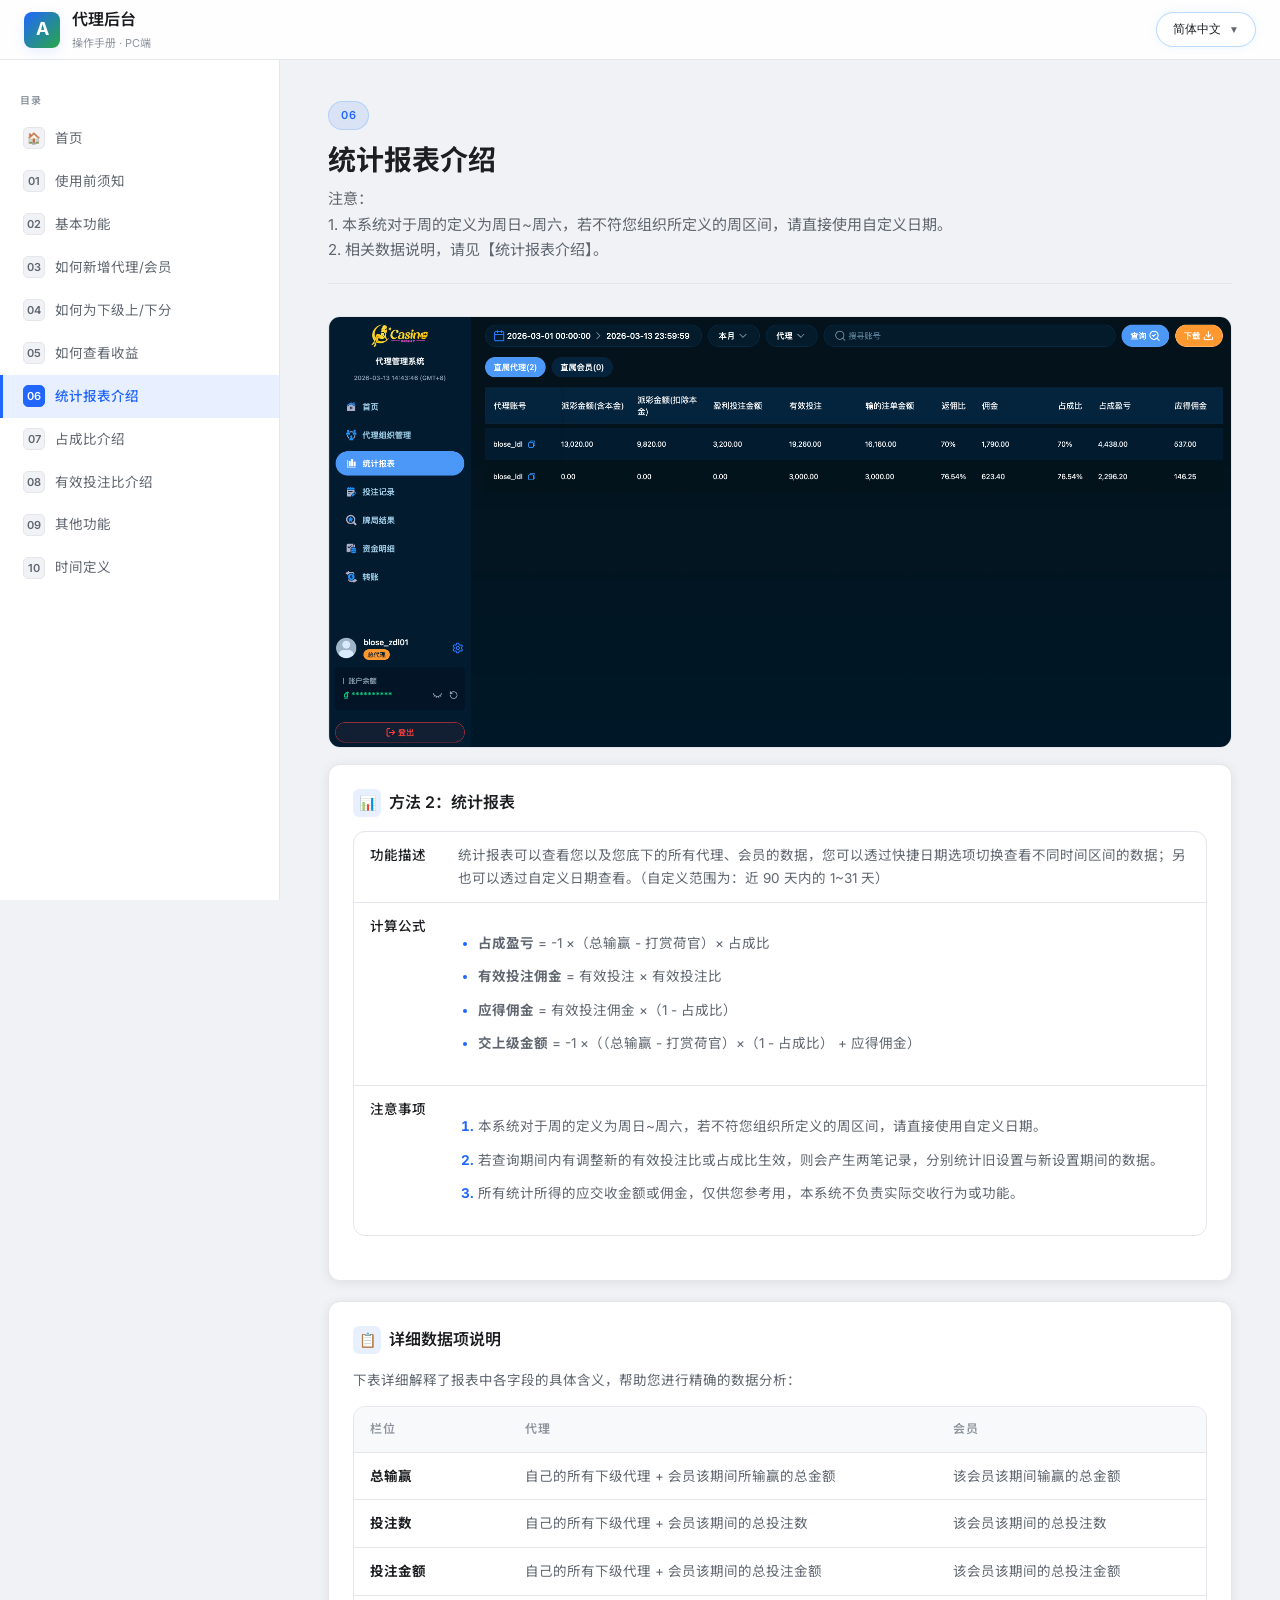
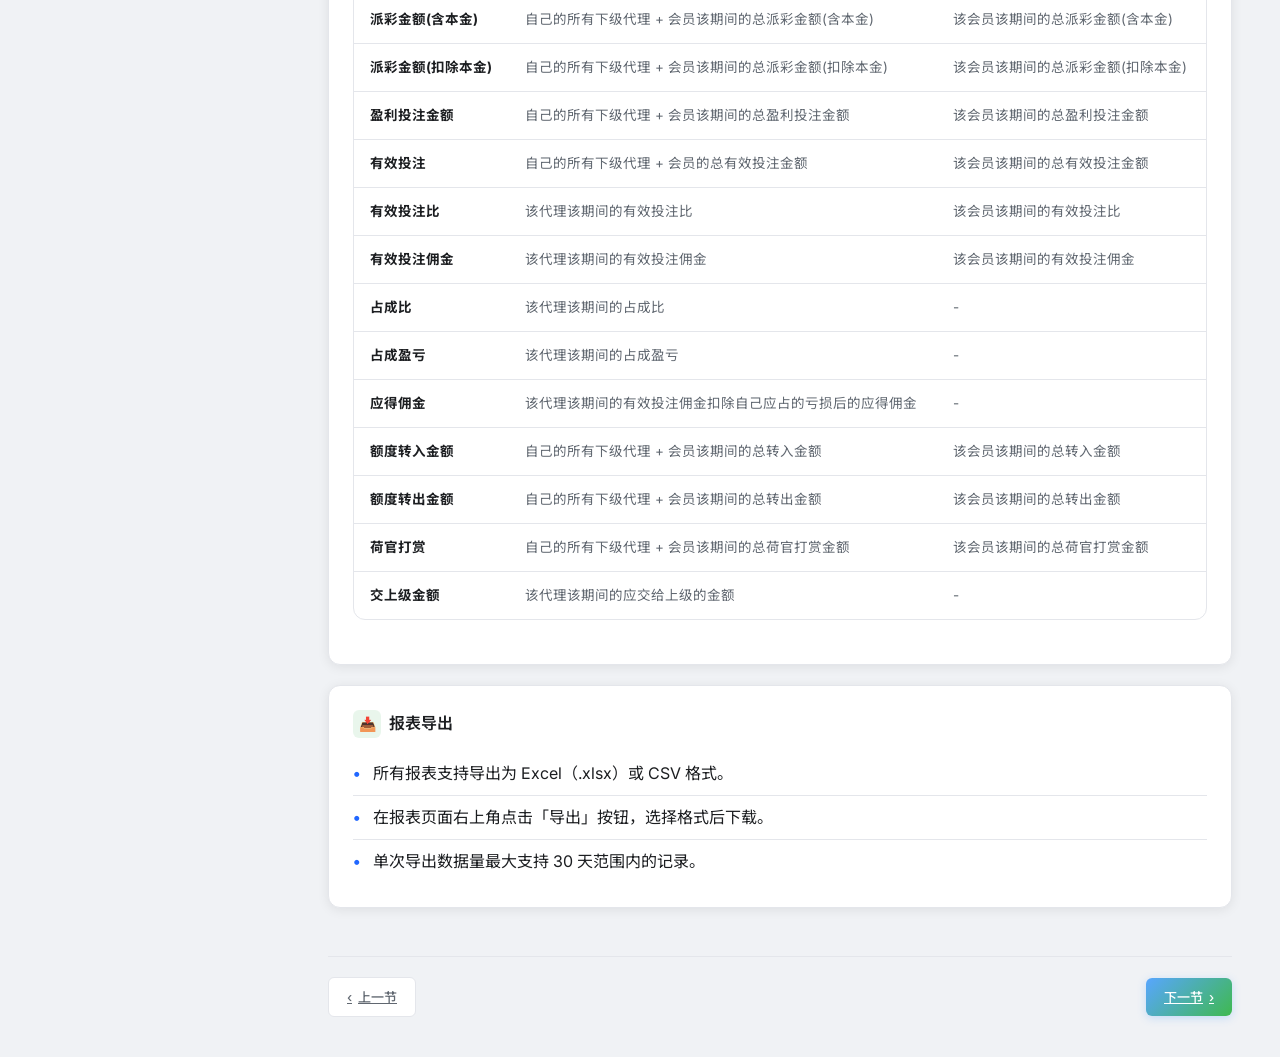
<file: section6.html>
<!DOCTYPE html>
<html lang="zh-Hans">

<head>
  <meta charset="UTF-8" />
  <meta name="viewport" content="width=device-width,initial-scale=1" />
  <title>统计报表介绍 - 代理后台操作手册</title>
  <link rel="stylesheet" href="style.css" />
</head>

<body>

  <!-- HEADER -->
  <header class="header">
    <div class="header-logo">
      <button class="mobile-toggle" id="mobileToggle">☰</button>
      <div class="logo-icon">A</div>
      <div>
        <div class="logo-text">代理后台</div>
        <div class="logo-sub">操作手册 · PC端</div>
      </div>
    </div>
    <div class="lang-dropdown">
      <button class="lang-dropdown-btn" id="langDropdownBtn">
        <span class="lang-current" id="langCurrent">简体中文</span>
        <span class="lang-arrow">▼</span>
      </button>
      <div class="lang-dropdown-menu" id="langDropdownMenu">
        <button class="lang-dropdown-item active" data-lang="sc">简体中文</button>
        <button class="lang-dropdown-item" data-lang="en">English</button>
        <button class="lang-dropdown-item" data-lang="vn">Tiếng Việt</button>
        <button class="lang-dropdown-item" data-lang="ph">Filipino</button>
      </div>
    </div>
  </header>

  <!-- LAYOUT -->
  <div class="layout">

    <!-- SIDEBAR -->
    <nav class="sidebar">
      <div class="sidebar-section-title" data-lang="sc">目录</div>
      <div class="sidebar-section-title" data-lang="en" style="display:none">Contents</div>
      <div class="sidebar-section-title" data-lang="vn" style="display:none">Mục lục</div>
      <div class="sidebar-section-title" data-lang="ph" style="display:none">Talaan</div>
      <a href="index.html" class="nav-item"><span class="nav-num">🏠</span><span class="nav-label">首页</span></a>
      <a href="section1.html" class="nav-item"><span class="nav-num">01</span><span class="nav-label">使用前须知</span></a>
      <a href="section2.html" class="nav-item"><span class="nav-num">02</span><span class="nav-label">基本功能</span></a>
      <a href="section3.html" class="nav-item"><span class="nav-num">03</span><span
          class="nav-label">如何新增代理/会员</span></a>
      <a href="section4.html" class="nav-item"><span class="nav-num">04</span><span
          class="nav-label">如何为下级上/下分</span></a>
      <a href="section5.html" class="nav-item"><span class="nav-num">05</span><span class="nav-label">如何查看收益</span></a>
      <a href="section6.html" class="nav-item active"><span class="nav-num">06</span><span
          class="nav-label">统计报表介绍</span></a>
      <a href="section7.html" class="nav-item"><span class="nav-num">07</span><span class="nav-label">占成比介绍</span></a>
      <a href="section8.html" class="nav-item"><span class="nav-num">08</span><span class="nav-label">有效投注比介绍</span></a>
      <a href="section9.html" class="nav-item"><span class="nav-num">09</span><span class="nav-label">其他功能</span></a>
      <a href="section10.html" class="nav-item"><span class="nav-num">10</span><span class="nav-label">时间定义</span></a>
    </nav>

    <!-- MAIN -->
    <main class="main">

      <!-- ══════════════════════════════════════════════════════
     SECTION 06 — 统计报表介绍
══════════════════════════════════════════════════════ -->
      <section class="section active" id="sec5">

        <!-- SC -->
        <div data-lang="sc">
          <div class="section-header">
            <div class="section-badge">06</div>
            <h1 class="section-title">统计报表介绍</h1>
            <p class="section-subtitle">注意：<br>
              1. 本系统对于周的定义为周日~周六，若不符您组织所定义的周区间，请直接使用自定义日期。<br>
              2. 相关数据说明，请见【统计报表介绍】。</p>
          </div>
          <img src="img/members.png" alt="统计报表" class="content-img">

          <div class="card">
            <div class="card-title">
              <div class="card-icon blue">📊</div>方法 2：统计报表
            </div>
            <div class="table-wrap">
              <table>
                <tbody>
                  <tr>
                    <td>功能描述</td>
                    <td>统计报表可以查看您以及您底下的所有代理、会员的数据，您可以透过快捷日期选项切换查看不同时间区间的数据；另也可以透过自定义日期查看。（自定义范围为：近 90 天内的 1~31 天）</td>
                  </tr>
                  <tr>
                    <td>计算公式</td>
                    <td>
                      <ul class="numbered-list">
                        <li><strong>占成盈亏</strong> = -1 ×（总输赢 - 打赏荷官）× 占成比</li>
                        <li><strong>有效投注佣金</strong> = 有效投注 × 有效投注比</li>
                        <li><strong>应得佣金</strong> = 有效投注佣金 ×（1 - 占成比）</li>
                        <li><strong>交上级金额</strong> = -1 ×（（总输赢 - 打赏荷官）×（1 - 占成比） + 应得佣金）</li>
                      </ul>
                    </td>
                  </tr>
                  <tr>
                    <td>注意事项</td>
                    <td>
                      <ol class="numbered-list">
                        <li>本系统对于周的定义为周日~周六，若不符您组织所定义的周区间，请直接使用自定义日期。</li>
                        <li>若查询期间内有调整新的有效投注比或占成比生效，则会产生两笔记录，分别统计旧设置与新设置期间的数据。</li>
                        <li>所有统计所得的应交收金额或佣金，仅供您参考用，本系统不负责实际交收行为或功能。</li>
                      </ol>
                    </td>
                  </tr>
                </tbody>
              </table>
            </div>
          </div>
          <div class="card">
            <div class="card-title">
              <div class="card-icon blue">📋</div>详细数据项说明
            </div>
            <p class="para">下表详细解释了报表中各字段的具体含义，帮助您进行精确的数据分析：</p>
            <div class="table-wrap">
              <table>
                <thead>
                  <tr>
                    <th>栏位</th>
                    <th>代理</th>
                    <th>会员</th>
                  </tr>
                </thead>
                <tbody>
                  <tr>
                    <td><strong>总输赢</strong></td>
                    <td>自己的所有下级代理 + 会员该期间所输赢的总金额</td>
                    <td>该会员该期间输赢的总金额</td>
                  </tr>
                  <tr>
                    <td><strong>投注数</strong></td>
                    <td>自己的所有下级代理 + 会员该期间的总投注数</td>
                    <td>该会员该期间的总投注数</td>
                  </tr>
                  <tr>
                    <td><strong>投注金额</strong></td>
                    <td>自己的所有下级代理 + 会员该期间的总投注金额</td>
                    <td>该会员该期间的总投注金额</td>
                  </tr>
                  <tr>
                    <td><strong>派彩金额(含本金)</strong></td>
                    <td>自己的所有下级代理 + 会员该期间的总派彩金额(含本金)</td>
                    <td>该会员该期间的总派彩金额(含本金)</td>
                  </tr>
                  <tr>
                    <td><strong>派彩金额(扣除本金)</strong></td>
                    <td>自己的所有下级代理 + 会员该期间的总派彩金额(扣除本金)</td>
                    <td>该会员该期间的总派彩金额(扣除本金)</td>
                  </tr>
                  <tr>
                    <td><strong>盈利投注金额</strong></td>
                    <td>自己的所有下级代理 + 会员该期间的总盈利投注金额</td>
                    <td>该会员该期间的总盈利投注金额</td>
                  </tr>
                  <tr>
                    <td><strong>有效投注</strong></td>
                    <td>自己的所有下级代理 + 会员的总有效投注金额</td>
                    <td>该会员该期间的总有效投注金额</td>
                  </tr>
                  <tr>
                    <td><strong>有效投注比</strong></td>
                    <td>该代理该期间的有效投注比</td>
                    <td>该会员该期间的有效投注比</td>
                  </tr>
                  <tr>
                    <td><strong>有效投注佣金</strong></td>
                    <td>该代理该期间的有效投注佣金</td>
                    <td>该会员该期间的有效投注佣金</td>
                  </tr>
                  <tr>
                    <td><strong>占成比</strong></td>
                    <td>该代理该期间的占成比</td>
                    <td>-</td>
                  </tr>
                  <tr>
                    <td><strong>占成盈亏</strong></td>
                    <td>该代理该期间的占成盈亏</td>
                    <td>-</td>
                  </tr>
                  <tr>
                    <td><strong>应得佣金</strong></td>
                    <td>该代理该期间的有效投注佣金扣除自己应占的亏损后的应得佣金</td>
                    <td>-</td>
                  </tr>
                  <tr>
                    <td><strong>额度转入金额</strong></td>
                    <td>自己的所有下级代理 + 会员该期间的总转入金额</td>
                    <td>该会员该期间的总转入金额</td>
                  </tr>
                  <tr>
                    <td><strong>额度转出金额</strong></td>
                    <td>自己的所有下级代理 + 会员该期间的总转出金额</td>
                    <td>该会员该期间的总转出金额</td>
                  </tr>
                  <tr>
                    <td><strong>荷官打赏</strong></td>
                    <td>自己的所有下级代理 + 会员该期间的总荷官打赏金额</td>
                    <td>该会员该期间的总荷官打赏金额</td>
                  </tr>
                  <tr>
                    <td><strong>交上级金额</strong></td>
                    <td>该代理该期间的应交给上级的金额</td>
                    <td>-</td>
                  </tr>
                </tbody>
              </table>
            </div>
          </div>
          <div class="card">
            <div class="card-title">
              <div class="card-icon green">📥</div>报表导出
            </div>
            <ul class="content-list">
              <li>所有报表支持导出为 Excel（.xlsx）或 CSV 格式。</li>
              <li>在报表页面右上角点击「导出」按钮，选择格式后下载。</li>
              <li>单次导出数据量最大支持 30 天范围内的记录。</li>
            </ul>
          </div>
        </div>

        <!-- EN -->
        <div data-lang="en" style="display:none">
          <div class="section-header">
            <div class="section-badge">06</div>
            <h1 class="section-title">Statistical Reports</h1>
            <p class="section-subtitle">Note:<br>
              1. The system defines a week as Sunday to Saturday. If this does not match your organization's weekly period, please use custom dates.<br>
              2. For related data explanations, please see [Statistical Reports].</p>
          </div>
          <img src="img/members.png" alt="Statistical Reports" class="content-img">

          <div class="card">
            <div class="card-title">
              <div class="card-icon blue">📊</div>Method 2: Statistical Reports
            </div>
            <div class="table-wrap">
              <table>
                <tbody>
                  <tr>
                    <td>Description</td>
                    <td>Statistical reports allow you to view data for yourself and all agents and members under you.
                      Use shortcut date options to switch between time intervals or use custom dates (Custom range: 1–31
                      days within the last 90 days).</td>
                  </tr>
                  <tr>
                    <td>Formulas</td>
                    <td>
                      <ul class="numbered-list">
                        <li><strong>Occupancy P/L</strong> = -1 × (Total Win/Loss - Dealer Tip) × Occupancy Ratio</li>
                        <li><strong>Valid Bet Commission</strong> = Valid Bet × Valid Bet Ratio</li>
                        <li><strong>Earned Commission</strong> = Valid Bet Commission × (1 - Occupancy Ratio)</li>
                        <li><strong>Amount to Superior</strong> = -1 × ((Total Win/Loss - Dealer Tip) × (1 - Occupancy
                          Ratio) + Earned Commission)</li>
                      </ul>
                    </td>
                  </tr>
                  <tr>
                    <td>Notice</td>
                    <td>
                      <ol class="numbered-list">
                        <li>The system defines a week as Sunday–Saturday. If this does not match your organization's
                          definition, please use custom dates.</li>
                        <li>If a new ratio takes effect during the query period, two records will be generated for the
                          old and new settings.</li>
                        <li>All calculated amounts are for reference only; the system is not responsible for actual
                          settlement actions.</li>
                      </ol>
                    </td>
                  </tr>
                </tbody>
              </table>
            </div>
          </div>
          <div class="card">
            <div class="card-title">
              <div class="card-icon blue">📋</div>Detailed Data Items Description
            </div>
            <p class="para">The table below explains the specific meaning of each field in the reports to help you conduct precise data analysis:</p>
            <div class="table-wrap">
              <table>
                <thead>
                  <tr>
                    <th>Field</th>
                    <th>Agent</th>
                    <th>Member</th>
                  </tr>
                </thead>
                <tbody>
                  <tr>
                    <td><strong>Total Win/Loss</strong></td>
                    <td>Total win/loss amount of all own downline agents + members during the period</td>
                    <td>Total win/loss amount of the member during the period</td>
                  </tr>
                  <tr>
                    <td><strong>Bet Count</strong></td>
                    <td>Total bet count of all own downline agents + members during the period</td>
                    <td>Total bet count of the member during the period</td>
                  </tr>
                  <tr>
                    <td><strong>Bet Amount</strong></td>
                    <td>Total bet amount of all own downline agents + members during the period</td>
                    <td>Total bet amount of the member during the period</td>
                  </tr>
                  <tr>
                    <td><strong>Payout Amount (Including Principal)</strong></td>
                    <td>Total payout amount (including principal) of all own downline agents + members during the period</td>
                    <td>Total payout amount (including principal) of the member during the period</td>
                  </tr>
                  <tr>
                    <td><strong>Payout Amount (Excluding Principal)</strong></td>
                    <td>Total payout amount (excluding principal) of all own downline agents + members during the period</td>
                    <td>Total payout amount (excluding principal) of the member during the period</td>
                  </tr>
                  <tr>
                    <td><strong>Profitable Bet Amount</strong></td>
                    <td>Total profitable bet amount of all own downline agents + members during the period</td>
                    <td>Total profitable bet amount of the member during the period</td>
                  </tr>
                  <tr>
                    <td><strong>Valid Bet</strong></td>
                    <td>Total valid bet amount of all own downline agents + members</td>
                    <td>Total valid bet amount of the member during the period</td>
                  </tr>
                  <tr>
                    <td><strong>Valid Bet Ratio</strong></td>
                    <td>Valid bet ratio of the agent during the period</td>
                    <td>Valid bet ratio of the member during the period</td>
                  </tr>
                  <tr>
                    <td><strong>Valid Bet Commission</strong></td>
                    <td>Valid bet commission of the agent during the period</td>
                    <td>Valid bet commission of the member during the period</td>
                  </tr>
                  <tr>
                    <td><strong>Occupancy Ratio</strong></td>
                    <td>Occupancy ratio of the agent during the period</td>
                    <td>-</td>
                  </tr>
                  <tr>
                    <td><strong>Occupancy P/L</strong></td>
                    <td>Occupancy profit/loss of the agent during the period</td>
                    <td>-</td>
                  </tr>
                  <tr>
                    <td><strong>Earned Commission</strong></td>
                    <td>Earned commission of the agent after deducting own shared losses from the valid bet commission</td>
                    <td>-</td>
                  </tr>
                  <tr>
                    <td><strong>Transfer In Amount</strong></td>
                    <td>Total transfer in amount of all own downline agents + members during the period</td>
                    <td>Total transfer in amount of the member during the period</td>
                  </tr>
                  <tr>
                    <td><strong>Transfer Out Amount</strong></td>
                    <td>Total transfer out amount of all own downline agents + members during the period</td>
                    <td>Total transfer out amount of the member during the period</td>
                  </tr>
                  <tr>
                    <td><strong>Dealer Tip</strong></td>
                    <td>Total dealer tip amount of all own downline agents + members during the period</td>
                    <td>Total dealer tip amount of the member during the period</td>
                  </tr>
                  <tr>
                    <td><strong>Amount to Superior</strong></td>
                    <td>Amount to be paid to the superior agent during the period</td>
                    <td>-</td>
                  </tr>
                </tbody>
              </table>
            </div>
          </div>
          <div class="card">
            <div class="card-title">
              <div class="card-icon green">📥</div>Report Export
            </div>
            <ul class="content-list">
              <li>All reports support export to Excel (.xlsx) or CSV format.</li>
              <li>Click the "Export" button in the upper right corner of the report page and select the format.</li>
              <li>Single export supports up to 30 days of records.</li>
            </ul>
          </div>
        </div>

        <!-- VN -->
        <div data-lang="vn" style="display:none">
          <div class="section-header">
            <div class="section-badge">06</div>
            <h1 class="section-title">Báo cáo thống kê</h1>
            <p class="section-subtitle">Lưu ý:<br>
              1. Hệ thống định nghĩa một tuần là từ Chủ Nhật đến Thứ Bảy. Nếu không phù hợp với khoảng thời gian tổ chức của bạn, vui lòng sử dụng ngày tùy chỉnh.<br>
              2. Để biết giải thích về dữ liệu liên quan, vui lòng xem [Báo cáo thống kê].</p>
          </div>
          <img src="img/members.png" alt="Báo cáo thống kê" class="content-img">

          <div class="card">
            <div class="card-title">
              <div class="card-icon blue">📊</div>Phương pháp 2: Báo cáo thống kê
            </div>
            <div class="table-wrap">
              <table>
                <tbody>
                  <tr>
                    <td>Mô tả</td>
                    <td>Báo cáo thống kê cho phép bạn xem dữ liệu của chính mình và tất cả các đại lý, thành viên cấp
                      dưới. Bạn có thể chuyển đổi giữa các khoảng thời gian khác nhau bằng các tùy chọn ngày nhanh hoặc
                      xem theo ngày tùy chỉnh (Phạm vi tùy chỉnh: 1–31 ngày trong vòng 90 ngày gần nhất).</td>
                  </tr>
                  <tr>
                    <td>Công thức</td>
                    <td>
                      <ul class="numbered-list">
                        <li><strong>Lợi nhuận chiếm tỷ lệ</strong> = -1 × (Tổng thắng thua - Tiền tip Dealer) × Tỷ lệ
                          chiếm thành</li>
                        <li><strong>Hoa hồng cược hợp lệ</strong> = Cược hợp lệ × Tỷ lệ cược hợp lệ</li>
                        <li><strong>Hoa hồng thực nhận</strong> = Hoa hồng cược hợp lệ × (1 - Tỷ lệ chiếm thành)</li>
                        <li><strong>Số tiền nộp cấp trên</strong> = -1 × ((Tổng thắng thua - Tiền tip Dealer) × (1 - Tỷ
                          lệ chiếm thành) + Hoa hồng thực nhận)</li>
                      </ul>
                    </td>
                  </tr>
                  <tr>
                    <td>Lưu ý</td>
                    <td>
                      <ol class="numbered-list">
                        <li>Hệ thống định nghĩa tuần là từ Chủ Nhật đến Thứ Bảy. Nếu không phù hợp, vui lòng sử dụng
                          ngày tùy chỉnh.</li>
                        <li>Nếu có thay đổi về tỷ lệ mới trong thời gian truy vấn, hai bản ghi mới và cũ sẽ được tạo.
                        </li>
                        <li>Tất cả số tiền tính toán chỉ mang tính tham khảo, hệ thống không chịu trách nhiệm thanh toán
                          thực tế.</li>
                      </ol>
                    </td>
                  </tr>
                </tbody>
              </table>
            </div>
          </div>
          <div class="card">
            <div class="card-title">
              <div class="card-icon blue">📋</div>Giải thích chi tiết các mục dữ liệu
            </div>
            <p class="para">Bảng dưới đây giải thích chi tiết ý nghĩa của từng trường trong báo cáo để giúp bạn phân tích dữ liệu chính xác:</p>
            <div class="table-wrap">
              <table>
                <thead>
                  <tr>
                    <th>Trường dữ liệu</th>
                    <th>Đại lý</th>
                    <th>Thành viên</th>
                  </tr>
                </thead>
                <tbody>
                  <tr>
                    <td><strong>Tổng thắng thua</strong></td>
                    <td>Tổng số tiền thắng/thua của tất cả đại lý cấp dưới + thành viên trực thuộc trong cùng kỳ</td>
                    <td>Tổng số tiền thắng/thua của thành viên trong kỳ</td>
                  </tr>
                  <tr>
                    <td><strong>Số lượng cược</strong></td>
                    <td>Tổng số cược của tất cả đại lý cấp dưới + thành viên trực thuộc trong cùng kỳ</td>
                    <td>Tổng số cược của thành viên trong kỳ</td>
                  </tr>
                  <tr>
                    <td><strong>Số tiền cược</strong></td>
                    <td>Tổng số tiền cược của tất cả đại lý cấp dưới + thành viên trực thuộc trong cùng kỳ</td>
                    <td>Tổng số tiền cược của thành viên trong kỳ</td>
                  </tr>
                  <tr>
                    <td><strong>Số tiền thắng (Gồm gốc)</strong></td>
                    <td>Tổng số tiền thắng (gồm gốc) của tất cả đại lý cấp dưới + thành viên trực thuộc trong cùng kỳ</td>
                    <td>Tổng số tiền thắng (gồm gốc) của thành viên trong kỳ</td>
                  </tr>
                  <tr>
                    <td><strong>Số tiền thắng (Trừ gốc)</strong></td>
                    <td>Tổng số tiền thắng (trừ gốc) của tất cả đại lý cấp dưới + thành viên trực thuộc trong cùng kỳ</td>
                    <td>Tổng số tiền thắng (trừ gốc) của thành viên trong kỳ</td>
                  </tr>
                  <tr>
                    <td><strong>Số tiền cược thắng</strong></td>
                    <td>Tổng số tiền cược thắng của tất cả đại lý cấp dưới + thành viên trực thuộc trong cùng kỳ</td>
                    <td>Tổng số tiền cược thắng của thành viên trong kỳ</td>
                  </tr>
                  <tr>
                    <td><strong>Cược hợp lệ</strong></td>
                    <td>Tổng số tiền cược hợp lệ của tất cả đại lý cấp dưới + thành viên trực thuộc</td>
                    <td>Tổng số tiền cược hợp lệ của thành viên trong kỳ</td>
                  </tr>
                  <tr>
                    <td><strong>Tỷ lệ cược hợp lệ</strong></td>
                    <td>Tỷ lệ cược hợp lệ của đại lý trong kỳ</td>
                    <td>Tỷ lệ cược hợp lệ của thành viên trong kỳ</td>
                  </tr>
                  <tr>
                    <td><strong>Hoa hồng cược hợp lệ</strong></td>
                    <td>Hoa hồng cược hợp lệ của đại lý trong kỳ</td>
                    <td>Hoa hồng cược hợp lệ của thành viên trong kỳ</td>
                  </tr>
                  <tr>
                    <td><strong>Tỷ lệ chiếm thành</strong></td>
                    <td>Tỷ lệ chiếm thành của đại lý trong kỳ</td>
                    <td>-</td>
                  </tr>
                  <tr>
                    <td><strong>Lợi nhuận chiếm tỷ lệ</strong></td>
                    <td>Lợi nhuận chiếm tỷ lệ của đại lý trong kỳ</td>
                    <td>-</td>
                  </tr>
                  <tr>
                    <td><strong>Hoa hồng thực nhận</strong></td>
                    <td>Hoa hồng thực nhận của đại lý sau khi khấu trừ tổn thất chia sẻ của chính mình từ hoa hồng cược hợp lệ</td>
                    <td>-</td>
                  </tr>
                  <tr>
                    <td><strong>Số tiền nạp</strong></td>
                    <td>Tổng số tiền nạp của tất cả đại lý cấp dưới + thành viên trực thuộc trong cùng kỳ</td>
                    <td>Tổng số tiền nạp của thành viên trong kỳ</td>
                  </tr>
                  <tr>
                    <td><strong>Số tiền rút</strong></td>
                    <td>Tổng số tiền rút của tất cả đại lý cấp dưới + thành viên trực thuộc trong cùng kỳ</td>
                    <td>Tổng số tiền rút của thành viên trong kỳ</td>
                  </tr>
                  <tr>
                    <td><strong>Tiền tip Dealer</strong></td>
                    <td>Tổng số tiền tip Dealer của tất cả đại lý cấp dưới + thành viên trực thuộc trong cùng kỳ</td>
                    <td>Tổng số tiền tip Dealer của thành viên trong kỳ</td>
                  </tr>
                  <tr>
                    <td><strong>Số tiền nộp cấp trên</strong></td>
                    <td>Số tiền phải nộp cho đại lý cấp trên trong kỳ</td>
                    <td>-</td>
                  </tr>
                </tbody>
              </table>
            </div>
          </div>
          <div class="card">
            <div class="card-title">
              <div class="card-icon green">📥</div>Xuất báo cáo
            </div>
            <ul class="content-list">
              <li>Tất cả báo cáo hỗ trợ xuất sang định dạng Excel (.xlsx) hoặc CSV.</li>
              <li>Nhấp nút "Xuất" ở góc trên bên phải trang báo cáo và chọn định dạng.</li>
              <li>Một lần xuất hỗ trợ tối đa 30 ngày dữ liệu.</li>
            </ul>
          </div>
        </div>

        <!-- PH -->
        <div data-lang="ph" style="display:none">
          <div class="section-header">
            <div class="section-badge">06</div>
            <h1 class="section-title">Ulat ng Istatistika</h1>
            <p class="section-subtitle">Paalala:<br>
              1. Tinutukoy ng system ang isang linggo bilang Linggo hanggang Sabado. Kung hindi ito tugma sa lingguhang panahon ng iyong organisasyon, mangyaring gumamit ng mga custom na petsa.<br>
              2. Para sa mga kaugnay na paliwanag sa data, mangyaring tingnan ang [Ulat ng Istatistika].</p>
          </div>
          <img src="img/members.png" alt="Statistical Reports" class="content-img">

          <div class="card">
            <div class="card-title">
              <div class="card-icon blue">📊</div>Paraan 2: Statistical Reports
            </div>
            <div class="table-wrap">
              <table>
                <tbody>
                  <tr>
                    <td>Paglalarawan</td>
                    <td>Ang mga ulat ng istatistika ay nagpapahintulot sa iyo na tingnan ang data para sa iyong sarili
                      at sa lahat ng mga agent at miyembro sa ilalim mo. Gumamit ng mga shortcut na opsyon sa petsa para
                      lumipat ng mga agwat ng oras o gumamit ng mga custom na petsa (Custom na saklaw: 1–31 araw sa loob
                      ng huling 90 araw).</td>
                  </tr>
                  <tr>
                    <td>Mga Formula</td>
                    <td>
                      <ul class="numbered-list">
                        <li><strong>Occupancy P/L</strong> = -1 × (Kabuuang Win/Loss - Dealer Tip) × Occupancy Ratio
                        </li>
                        <li><strong>Valid Bet Commission</strong> = Valid Bet × Valid Bet Ratio</li>
                        <li><strong>Earned Commission</strong> = Valid Bet Commission × (1 - Occupancy Ratio)</li>
                        <li><strong>Halaga sa Superior</strong> = -1 × ((Kabuuang Win/Loss - Dealer Tip) × (1 -
                          Occupancy Ratio) + Earned Commission)</li>
                      </ul>
                    </td>
                  </tr>
                  <tr>
                    <td>Paalala</td>
                    <td>
                      <ol class="numbered-list">
                        <li>Ang system ay nagtatakda ng linggo bilang Linggo–Sabado. Kung hindi ito tugma, mangyaring
                          gumamit ng mga custom na petsa.</li>
                        <li>Kung may bagong ratio na magkakabisa, bubuo ang system ng magkahiwalay na records para sa
                          luma at bagong setting.</li>
                        <li>Ang lahat ng nakalkulang halaga ay para sa sanggunian lamang; ang system ay hindi
                          responsable sa settlement.</li>
                      </ol>
                    </td>
                  </tr>
                </tbody>
              </table>
            </div>
          </div>
          <div class="card">
            <div class="card-title">
              <div class="card-icon blue">📋</div>Detalyadong Paglalarawan ng mga Data Item
            </div>
            <p class="para">Ipinapaliwanag ng talahanayan sa ibaba ang partikular na kahulugan ng bawat field sa mga ulat upang matulungan kang magsagawa ng tumpak na pagsusuri ng data:</p>
            <div class="table-wrap">
              <table>
                <thead>
                  <tr>
                    <th>Field</th>
                    <th>Agent</th>
                    <th>Miyembro</th>
                  </tr>
                </thead>
                <tbody>
                  <tr>
                    <td><strong>Kabuuang Win/Loss</strong></td>
                    <td>Kabuuang win/loss amount ng lahat ng sariling downline agent + miyembro sa panahon</td>
                    <td>Kabuuang win/loss amount ng miyembro sa panahon</td>
                  </tr>
                  <tr>
                    <td><strong>Bilang ng Taya</strong></td>
                    <td>Kabuuang bilang ng taya ng lahat ng sariling downline agent + miyembro sa panahon</td>
                    <td>Kabuuang bilang ng taya ng miyembro sa panahon</td>
                  </tr>
                  <tr>
                    <td><strong>Halaga ng Taya</strong></td>
                    <td>Kabuuang halaga ng taya ng lahat ng sariling downline agent + miyembro sa panahon</td>
                    <td>Kabuuang halaga ng taya ng miyembro sa panahon</td>
                  </tr>
                  <tr>
                    <td><strong>Halaga ng Payout (Kasama ang Puhunan)</strong></td>
                    <td>Kabuuang payout amount (kasama ang puhunan) ng lahat ng sariling downline agent + miyembro sa panahon</td>
                    <td>Kabuuang payout amount (kasama ang puhunan) ng miyembro sa panahon</td>
                  </tr>
                  <tr>
                    <td><strong>Halaga ng Payout (Bawas ang Puhunan)</strong></td>
                    <td>Kabuuang payout amount (bawas ang puhunan) ng lahat ng sariling downline agent + miyembro sa panahon</td>
                    <td>Kabuuang payout amount (bawas ang puhunan) ng miyembro sa panahon</td>
                  </tr>
                  <tr>
                    <td><strong>Profitable Bet Amount</strong></td>
                    <td>Kabuuang profitable bet amount ng lahat ng sariling downline agent + miyembro sa panahon</td>
                    <td>Kabuuang profitable bet amount ng miyembro sa panahon</td>
                  </tr>
                  <tr>
                    <td><strong>Valid Bet</strong></td>
                    <td>Kabuuang valid bet amount ng lahat ng sariling downline agent + miyembro</td>
                    <td>Kabuuang valid bet amount ng miyembro sa panahon</td>
                  </tr>
                  <tr>
                    <td><strong>Valid Bet Ratio</strong></td>
                    <td>Valid bet ratio ng agent sa panahon</td>
                    <td>Valid bet ratio ng miyembro sa panahon</td>
                  </tr>
                  <tr>
                    <td><strong>Valid Bet Commission</strong></td>
                    <td>Valid bet commission ng agent sa panahon</td>
                    <td>Valid bet commission ng miyembro sa panahon</td>
                  </tr>
                  <tr>
                    <td><strong>Occupancy Ratio</strong></td>
                    <td>Occupancy ratio ng agent sa panahon</td>
                    <td>-</td>
                  </tr>
                  <tr>
                    <td><strong>Occupancy P/L</strong></td>
                    <td>Occupancy profit/loss ng agent sa panahon</td>
                    <td>-</td>
                  </tr>
                  <tr>
                    <td><strong>Earned Commission</strong></td>
                    <td>Earned commission ng agent matapos ibawas ang sariling shared loss mula sa valid bet commission</td>
                    <td>-</td>
                  </tr>
                  <tr>
                    <td><strong>Halaga ng Transfer In</strong></td>
                    <td>Kabuuang transfer in amount ng lahat ng sariling downline agent + miyembro sa panahon</td>
                    <td>Kabuuang transfer in amount ng miyembro sa panahon</td>
                  </tr>
                  <tr>
                    <td><strong>Halaga ng Transfer Out</strong></td>
                    <td>Kabuuang transfer out amount ng lahat ng sariling downline agent + miyembro sa panahon</td>
                    <td>Kabuuang transfer out amount ng miyembro sa panahon</td>
                  </tr>
                  <tr>
                    <td><strong>Dealer Tip</strong></td>
                    <td>Kabuuang dealer tip amount ng lahat ng sariling downline agent + miyembro sa panahon</td>
                    <td>Kabuuang dealer tip amount ng miyembro sa panahon</td>
                  </tr>
                  <tr>
                    <td><strong>Halaga sa Superior</strong></td>
                    <td>Halagang babayaran sa superior agent sa panahon</td>
                    <td>-</td>
                  </tr>
                </tbody>
              </table>
            </div>
          </div>
          <div class="card">
            <div class="card-title">
              <div class="card-icon green">📥</div>Pag-export ng Ulat
            </div>
            <ul class="content-list">
              <li>Lahat ng ulat ay sumusuporta sa pag-export sa Excel (.xlsx) o CSV na format.</li>
              <li>I-click ang "Export" button sa kanang sulok sa itaas ng pahina ng ulat at piliin ang format.</li>
              <li>Ang isang pag-export ay sumusuporta ng hanggang 30 araw na mga rekord.</li>
            </ul>
          </div>
        </div>

        <div class="content-footer">
          <div class="footer-nav"><a href="section5.html" class="btn btn-outline btn-prev">‹ <span>上一节</span></a></div>
          <div class="footer-nav"><a href="section7.html" class="btn btn-primary btn-next"><span>下一节</span> ›</a></div>
        </div>
      </section>

    </main>
  </div>

  <script src="script.js"></script>
</body>

</html>
</file>
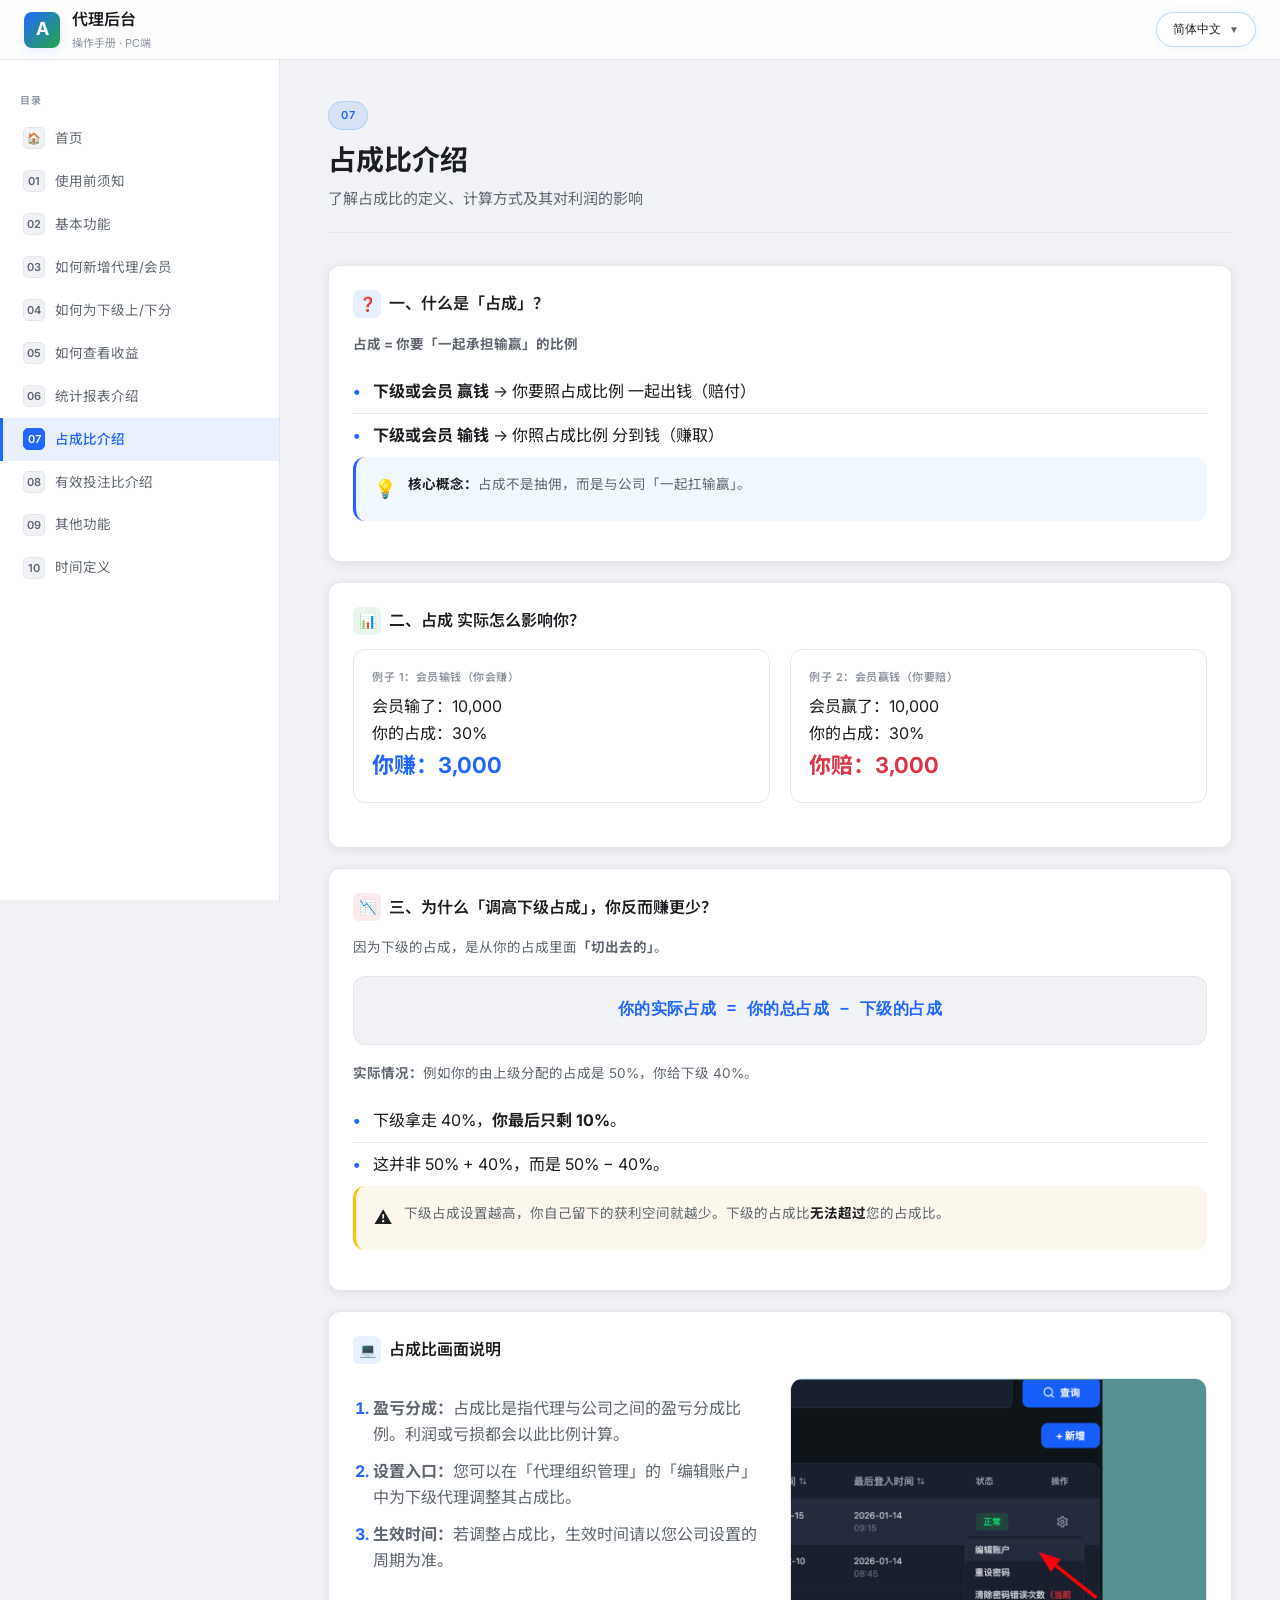
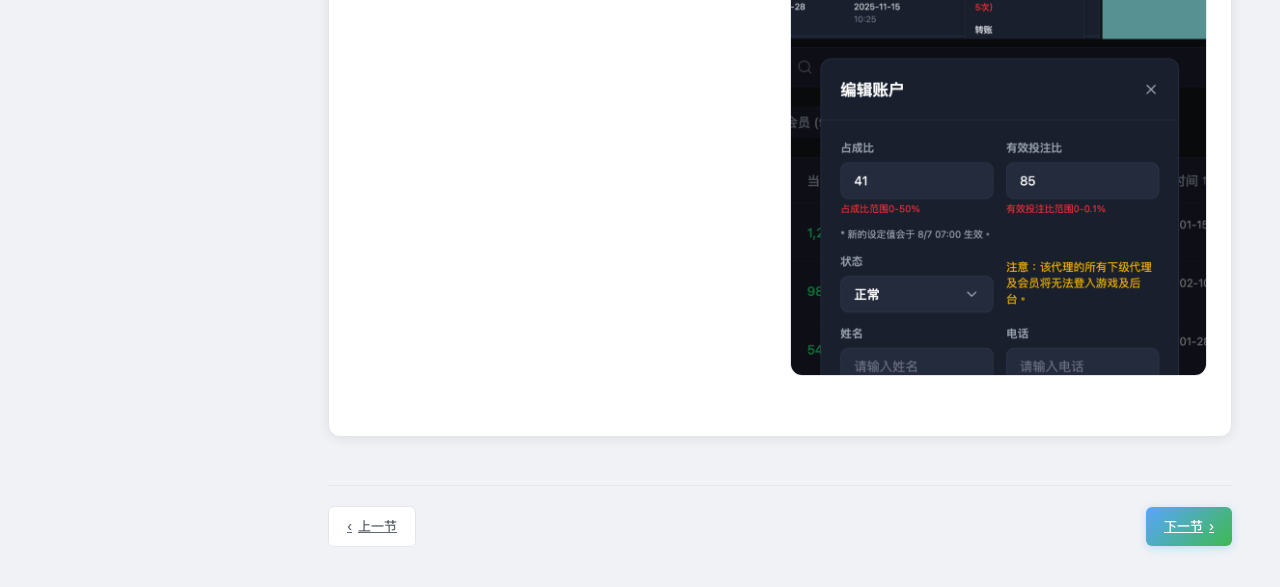
<file: section7.html>
<!DOCTYPE html>
<html lang="zh-Hans">

<head>
  <meta charset="UTF-8" />
  <meta name="viewport" content="width=device-width,initial-scale=1" />
  <title>占成比介绍 - 代理后台操作手册</title>
  <link rel="stylesheet" href="style.css" />
</head>

<body>

  <!-- HEADER -->
  <header class="header">
    <div class="header-logo">
      <button class="mobile-toggle" id="mobileToggle">☰</button>
      <div class="logo-icon">A</div>
      <div>
        <div class="logo-text">代理后台</div>
        <div class="logo-sub">操作手册 · PC端</div>
      </div>
    </div>
    <div class="lang-dropdown">
      <button class="lang-dropdown-btn" id="langDropdownBtn">
        <span class="lang-current" id="langCurrent">简体中文</span>
        <span class="lang-arrow">▼</span>
      </button>
      <div class="lang-dropdown-menu" id="langDropdownMenu">
        <button class="lang-dropdown-item active" data-lang="sc">简体中文</button>
        <button class="lang-dropdown-item" data-lang="en">English</button>
        <button class="lang-dropdown-item" data-lang="vn">Tiếng Việt</button>
        <button class="lang-dropdown-item" data-lang="ph">Filipino</button>
      </div>
    </div>
  </header>

  <!-- LAYOUT -->
  <div class="layout">

    <!-- SIDEBAR -->
    <nav class="sidebar">
      <div class="sidebar-section-title" data-lang="sc">目录</div>
      <div class="sidebar-section-title" data-lang="en" style="display:none">Contents</div>
      <div class="sidebar-section-title" data-lang="vn" style="display:none">Mục lục</div>
      <div class="sidebar-section-title" data-lang="ph" style="display:none">Talaan</div>
      <a href="index.html" class="nav-item"><span class="nav-num">🏠</span><span class="nav-label">首页</span></a>
      <a href="section1.html" class="nav-item"><span class="nav-num">01</span><span class="nav-label">使用前须知</span></a>
      <a href="section2.html" class="nav-item"><span class="nav-num">02</span><span class="nav-label">基本功能</span></a>
      <a href="section3.html" class="nav-item"><span class="nav-num">03</span><span
          class="nav-label">如何新增代理/会员</span></a>
      <a href="section4.html" class="nav-item"><span class="nav-num">04</span><span
          class="nav-label">如何为下级上/下分</span></a>
      <a href="section5.html" class="nav-item"><span class="nav-num">05</span><span class="nav-label">如何查看收益</span></a>
      <a href="section6.html" class="nav-item"><span class="nav-num">06</span><span class="nav-label">统计报表介绍</span></a>
      <a href="section7.html" class="nav-item active"><span class="nav-num">07</span><span
          class="nav-label">占成比介绍</span></a>
      <a href="section8.html" class="nav-item"><span class="nav-num">08</span><span class="nav-label">有效投注比介绍</span></a>
      <a href="section9.html" class="nav-item"><span class="nav-num">09</span><span class="nav-label">其他功能</span></a>
      <a href="section10.html" class="nav-item"><span class="nav-num">10</span><span class="nav-label">时间定义</span></a>
    </nav>

    <!-- MAIN -->
    <main class="main">

      <!-- ══════════════════════════════════════════════════════
     SECTION 07 — 占成比介绍
══════════════════════════════════════════════════════ -->
      <section class="section active" id="sec6">

        <!-- SC -->
        <div data-lang="sc">
          <div class="section-header">
            <div class="section-badge">07</div>
            <h1 class="section-title">占成比介绍</h1>
            <p class="section-subtitle">了解占成比的定义、计算方式及其对利润的影响</p>
          </div>

          <div class="card">
            <div class="card-title">
              <div class="card-icon blue">❓</div>一、什么是「占成」？
            </div>
            <p class="para"><strong>占成 = 你要「一起承担输赢」的比例</strong></p>
            <ul class="content-list">
              <li><strong>下级或会员 赢钱</strong> → 你要照占成比例 一起出钱（赔付）</li>
              <li><strong>下级或会员 输钱</strong> → 你照占成比例 分到钱（赚取）</li>
            </ul>
            <div class="notice info">
              <div class="notice-icon">💡</div>
              <div class="notice-content"><strong>核心概念：</strong>占成不是抽佣，而是与公司「一起扛输赢」。</div>
            </div>
          </div>

          <div class="card">
            <div class="card-title">
              <div class="card-icon green">📊</div>二、占成 实际怎么影响你？
            </div>
            <div class="grid-2">
              <div class="info-card">
                <div class="info-label">例子 1：会员输钱（你会赚）</div>
                <div class="para">会员输了：10,000</div>
                <div class="para">你的占成：30%</div>
                <div class="info-value">你赚：3,000</div>
              </div>
              <div class="info-card">
                <div class="info-label">例子 2：会员赢钱（你要赔）</div>
                <div class="para">会员赢了：10,000</div>
                <div class="para">你的占成：30%</div>
                <div class="info-value" style="color: var(--accent-danger)">你赔：3,000</div>
              </div>
            </div>
          </div>

          <div class="card">
            <div class="card-title">
              <div class="card-icon red">📉</div>三、为什么「调高下级占成」，你反而赚更少？
            </div>
            <p class="para">因为下级的占成，是从你的占成里面<strong>「切出去的」</strong>。</p>
            <div class="formula-box">
              <div class="formula-text">你的实际占成 = 你的总占成 − 下级的占成</div>
            </div>
            <p class="para"><strong>实际情况：</strong>例如你的由上级分配的占成是 50%，你给下级 40%。</p>
            <ul class="content-list">
              <li>下级拿走 40%，<strong>你最后只剩 10%</strong>。</li>
              <li>这并非 50% + 40%，而是 50% − 40%。</li>
            </ul>
            <div class="notice warning">
              <div class="notice-icon">⚠️</div>
              <div class="notice-content">下级占成设置越高，你自己留下的获利空间就越少。下级的占成比<strong>无法超过</strong>您的占成比。</div>
            </div>
          </div>

          <div class="card">
            <div class="card-title">
              <div class="card-icon blue">💻</div>占成比画面说明
            </div>
            <div class="grid-2 align-start">
              <div class="step-content">
                <ol class="numbered-list">
                  <li><strong>盈亏分成：</strong>占成比是指代理与公司之间的盈亏分成比例。利润或亏损都会以此比例计算。</li>
                  <li><strong>设置入口：</strong>您可以在「代理组织管理」的「编辑账户」中为下级代理调整其占成比。</li>
                  <li><strong>生效时间：</strong>若调整占成比，生效时间请以您公司设置的周期为准。</li>
                </ol>
              </div>
              <img src="img/sec7.png" alt="编辑账户" class="content-img" style="margin-top:0">
            </div>
          </div>
        </div>

        <!-- EN -->
        <div data-lang="en" style="display:none">
          <div class="section-header">
            <div class="section-badge">07</div>
            <h1 class="section-title">Occupancy Ratio</h1>
            <p class="section-subtitle">Understand what Occupancy is, how it works, and how it affects your profits.</p>
          </div>

          <div class="card">
            <div class="card-title">
              <div class="card-icon blue">❓</div>1. What is "Occupancy"?
            </div>
            <p class="para"><strong>Occupancy = The percentage of "shared win/loss" you undertake.</strong></p>
            <ul class="content-list">
              <li><strong>Downline/Member Wins</strong> → You pay out according to your occupancy percentage.</li>
              <li><strong>Downline/Member Loses</strong> → You receive money according to your occupancy percentage.
              </li>
            </ul>
            <div class="notice info">
              <div class="notice-icon">💡</div>
              <div class="notice-content"><strong>Core Concept:</strong> Occupancy is not a commission; it is "sharing
                the risk/reward" with the company.</div>
            </div>
          </div>

          <div class="card">
            <div class="card-title">
              <div class="card-icon green">📊</div>2. How does Occupancy affect you?
            </div>
            <div class="grid-2">
              <div class="info-card">
                <div class="info-label">Case 1: Member Loses (You Earn)</div>
                <div class="para">Member Lost: 10,000</div>
                <div class="para">Your Ratio: 30%</div>
                <div class="info-value">You Earn: 3,000</div>
              </div>
              <div class="info-card">
                <div class="info-label">Case 2: Member Wins (You Pay)</div>
                <div class="para">Member Won: 10,000</div>
                <div class="para">Your Ratio: 30%</div>
                <div class="info-value" style="color: var(--accent-danger)">You Pay: 3,000</div>
              </div>
            </div>
          </div>

          <div class="card">
            <div class="card-title">
              <div class="card-icon red">📉</div>3. Why do you earn LESS when you increase your downline's ratio?
            </div>
            <p class="para">Because your downline's occupancy is <strong>"carved out"</strong> from your own occupancy.
            </p>
            <div class="formula-box">
              <div class="formula-text">Your Actual Occupancy = Your Total Occupancy − Downline's Occupancy</div>
            </div>
            <p class="para"><strong>Scenario:</strong> If your parent agent gives you 50% occupancy, and you give your
              downline 40%:</p>
            <ul class="content-list">
              <li>The downline takes 40%, <strong>leaving you with only 10%</strong>.</li>
              <li>It is 50% − 40%, not 50% + 40%.</li>
            </ul>
            <div class="notice warning">
              <div class="notice-icon">⚠️</div>
              <div class="notice-content">The higher the downline's ratio, the less profit space you keep for yourself.
                Downline ratios <strong>cannot exceed</strong> your own.</div>
            </div>
          </div>

          <div class="card">
            <div class="card-title">
              <div class="card-icon blue">💻</div>Interface Guide
            </div>
            <div class="grid-2 align-start">
              <div class="step-content">
                <ol class="numbered-list">
                  <li><strong>P/L Share:</strong> Ratio defines the win/loss sharing between agent and company.</li>
                  <li><strong>Settings:</strong> Go to "Agent Management" > "Edit Account" to adjust downline occupancy.
                  </li>
                  <li><strong>Effective Time:</strong> Changes take effect based on your company's settings (refer to
                    the system prompt).</li>
                </ol>
              </div>
              <img src="img/sec7.png" alt="Edit Account" class="content-img" style="margin-top:0">
            </div>
          </div>
        </div>

        <!-- VN -->
        <div data-lang="vn" style="display:none">
          <div class="section-header">
            <div class="section-badge">07</div>
            <h1 class="section-title">Tỷ lệ chiếm thành (Góp gió)</h1>
            <p class="section-subtitle">Tìm hiểu định nghĩa, cách tính và cách nó ảnh hưởng đến lợi nhuận của bạn.</p>
          </div>

          <div class="card">
            <div class="card-title">
              <div class="card-icon blue">❓</div>1. "Chiếm thành" là gì?
            </div>
            <p class="para"><strong>Chiếm thành = Tỷ lệ bạn "cùng gánh vác thắng thua".</strong></p>
            <ul class="content-list">
              <li><strong>Cấp dưới/Thành viên thắng</strong> → Bạn phải chi tiền theo tỷ lệ chiếm thành (bồi thường).
              </li>
              <li><strong>Cấp dưới/Thành viên thua</strong> → Bạn nhận tiền theo tỷ lệ chiếm thành (lợi nhuận).</li>
            </ul>
            <div class="notice info">
              <div class="notice-icon">💡</div>
              <div class="notice-content"><strong>Khái niệm cốt lõi:</strong> Chiếm thành không phải hoa hồng, mà là
                "cùng gánh thắng thua" với công ty.</div>
            </div>
          </div>

          <div class="card">
            <div class="card-title">
              <div class="card-icon green">📊</div>2. Chiếm thành ảnh hưởng đến bạn như thế nào?
            </div>
            <div class="grid-2">
              <div class="info-card">
                <div class="info-label">Ví dụ 1: Thành viên thua (Bạn kiếm được)</div>
                <div class="para">Thành viên thua: 10,000</div>
                <div class="para">Chiếm thành: 30%</div>
                <div class="info-value">Bạn nhận: 3,000</div>
              </div>
              <div class="info-card">
                <div class="info-label">Ví dụ 2: Thành viên thắng (Bạn phải bù)</div>
                <div class="para">Thành viên thắng: 10,000</div>
                <div class="para">Chiếm thành: 30%</div>
                <div class="info-value" style="color: var(--accent-danger)">Bạn bù: 3,000</div>
              </div>
            </div>
          </div>

          <div class="card">
            <div class="card-title">
              <div class="card-icon red">📉</div>3. Tại sao "tăng chiếm thành cấp dưới", bạn lại kiếm được ÍT hơn?
            </div>
            <p class="para">Vì chiếm thành của cấp dưới được <strong>"cắt ra"</strong> từ chính phần chiếm thành của
              bạn.</p>
            <div class="formula-box">
              <div class="formula-text">Chiếm thành thực tế = Tổng chiếm thành của bạn − Chiếm thành của cấp dưới</div>
            </div>
            <p class="para"><strong>Thực tế:</strong> Ví dụ phần của bạn được cấp trên giao là 50%, bạn cho cấp dưới
              40%.</p>
            <ul class="content-list">
              <li>Cấp dưới lấy 40%, <strong>bạn chỉ còn lại 10%</strong>.</li>
              <li>Đây không phải là 50% + 40%, mà là 50% − 40%.</li>
            </ul>
            <div class="notice warning">
              <div class="notice-icon">⚠️</div>
              <div class="notice-content">Cấp dưới đặt chiếm thành càng cao, phần lợi nhuận giữ lại của bạn càng ít. Cấp
                dưới <strong>không bao giờ</strong> có thể đặt chiếm thành cao hơn bạn.</div>
            </div>
          </div>

          <div class="card">
            <div class="card-title">
              <div class="card-icon blue">💻</div>Hướng dẫn giao diện
            </div>
            <div class="grid-2 align-start">
              <div class="step-content">
                <ol class="numbered-list">
                  <li><strong>Phân chia thắng thua:</strong> Tỷ lệ chiếm thành quy định việc chia sẻ thắng thua giữa đại
                    lý và công ty.</li>
                  <li><strong>Cài đặt:</strong> Vào "Quản lý đại lý" > "Chỉnh sửa tài khoản" để điều chỉnh chiếm thành
                    cho cấp dưới.</li>
                  <li><strong>Thời gian hiệu lực:</strong> Theo chu kỳ cài đặt của công ty bạn (xem thông báo trên hệ
                    thống).</li>
                </ol>
              </div>
              <img src="img/sec7.png" alt="Chỉnh sửa tài khoản" class="content-img" style="margin-top:0">
            </div>
          </div>
        </div>

        <!-- PH -->
        <div data-lang="ph" style="display:none">
          <div class="section-header">
            <div class="section-badge">07</div>
            <h1 class="section-title">Occupancy Ratio</h1>
            <p class="section-subtitle">Alamin kung ano ang Occupancy, paano ito gumagana, at paano nito naaapektuhan
              ang iyong kita.</p>
          </div>

          <div class="card">
            <div class="card-title">
              <div class="card-icon blue">❓</div>1. Ano ang "Occupancy"?
            </div>
            <p class="para"><strong>Occupancy = Ang porsyento ng "sabay na pagtanggap ng panalo o talo".</strong></p>
            <ul class="content-list">
              <li><strong>Downline/Miyembro Nanalo</strong> → Magbabayad ka ayon sa occupancy ratio (pambayad).</li>
              <li><strong>Downline/Miyembro Natalo</strong> → Makakakuha ka ng pera ayon sa occupancy ratio (kita).</li>
            </ul>
            <div class="notice info">
              <div class="notice-icon">💡</div>
              <div class="notice-content"><strong>Pangunahing Konsepto:</strong> Ang occupancy ay hindi commission; ito
                ay "pakikihati sa risk/reward" kasama ang kumpanya.</div>
            </div>
          </div>

          <div class="card">
            <div class="card-title">
              <div class="card-icon green">📊</div>2. Paano ka naaapektuhan ng Occupancy?
            </div>
            <div class="grid-2">
              <div class="info-card">
                <div class="info-label">Case 1: Natalo ang Miyembro (Kita mo)</div>
                <div class="para">Tinalo ng Miyembro: 10,000</div>
                <div class="para">Occupancy mo: 30%</div>
                <div class="info-value">Kita mo: 3,000</div>
              </div>
              <div class="info-card">
                <div class="info-label">Case 2: Nanalo ang Miyembro (Abonado ka)</div>
                <div class="para">Nanalo ang Miyembro: 10,000</div>
                <div class="para">Occupancy mo: 30%</div>
                <div class="info-value" style="color: var(--accent-danger)">Abono mo: 3,000</div>
              </div>
            </div>
          </div>

          <div class="card">
            <div class="card-title">
              <div class="card-icon red">📉</div>3. Bakit mas MABABA ang kita mo kapag tinaasan ang occupancy ng
              downline?
            </div>
            <p class="para">Dahil ang occupancy ng downline ay <strong>"binabawas"</strong> mula sa sarili mong
              occupancy.</p>
            <div class="formula-box">
              <div class="formula-text">Actual Occupancy mo = Total Occupancy mo − Occupancy ng Downline</div>
            </div>
            <p class="para"><strong>Halimbawa:</strong> Kung ang occupancy mo ay 50%, at binigyan mo ang downline ng
              40%:</p>
            <ul class="content-list">
              <li>Kukunin ng downline ang 40%, <strong>at 10% na lang ang matitira sa iyo</strong>.</li>
              <li>Ito ay 50% − 40%, hindi 50% + 40%.</li>
            </ul>
            <div class="notice warning">
              <div class="notice-icon">⚠️</div>
              <div class="notice-content">Mas mataas ang occupancy ng downline, mas maliit ang kitang mapupunta sa iyo.
                Ang occupancy ng downline ay <strong>hindi maaaring lumampas</strong> sa occupancy mo.</div>
            </div>
          </div>

          <div class="card">
            <div class="card-title">
              <div class="card-icon blue">💻</div>Gabay sa Interface
            </div>
            <div class="grid-2 align-start">
              <div class="step-content">
                <ol class="numbered-list">
                  <li><strong>Win/Loss Share:</strong> Ang ratio ang nagtatakda ng hatian sa pagitan ng agent at
                    kumpanya.</li>
                  <li><strong>Settings:</strong> Pumunta sa "Agent Management" > "Edit Account" para i-adjust ang
                    occupancy ng downline.</li>
                  <li><strong>Bisa ng Oras:</strong> Ang pagbabago ay magkakabisa base sa cycle ng inyong kumpanya.</li>
                </ol>
              </div>
              <img src="img/sec7.png" alt="Edit Account" class="content-img" style="margin-top:0">
            </div>
          </div>
        </div>

        <div class="content-footer">
          <div class="footer-nav"><a href="section6.html" class="btn btn-outline btn-prev">‹ <span>上一节</span></a></div>
          <div class="footer-nav"><a href="section8.html" class="btn btn-primary btn-next"><span>下一节</span> ›</a></div>
        </div>
      </section>

    </main>
  </div>

  <script src="script.js"></script>
</body>

</html>
</file>
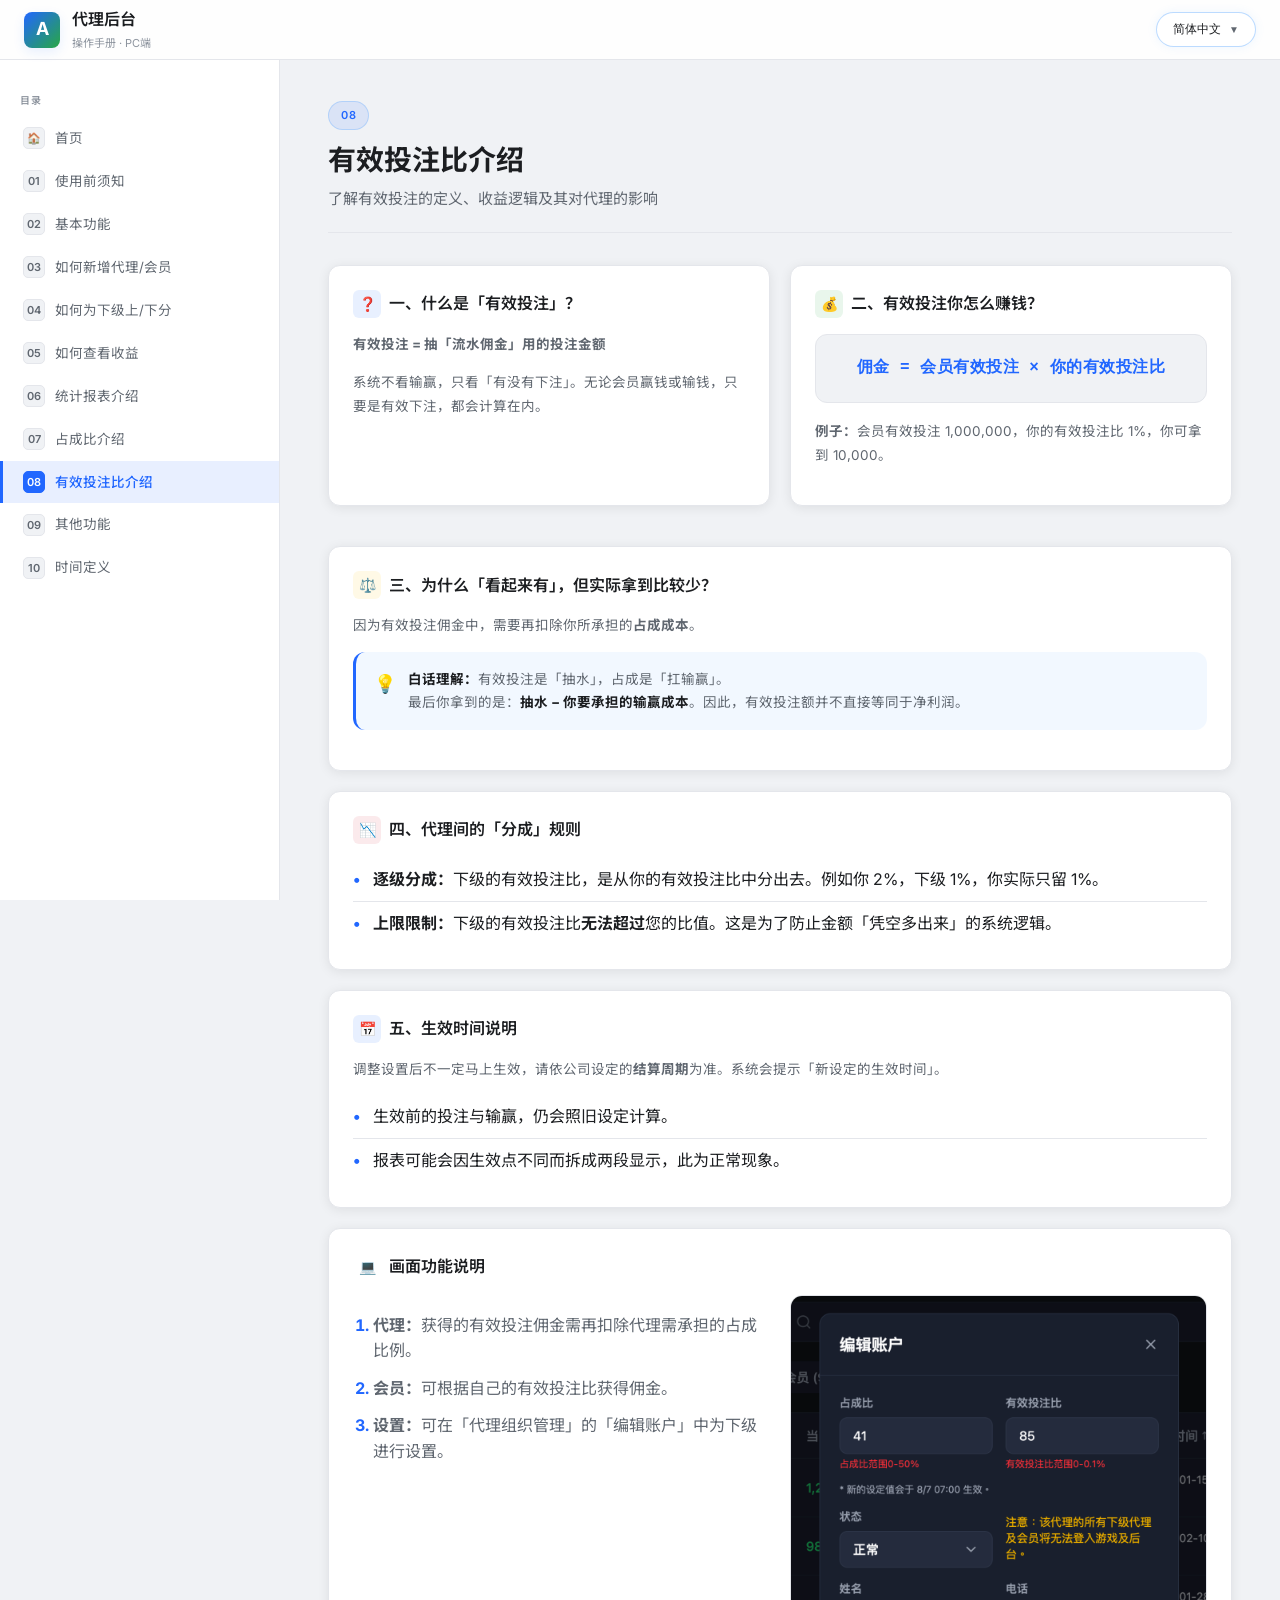
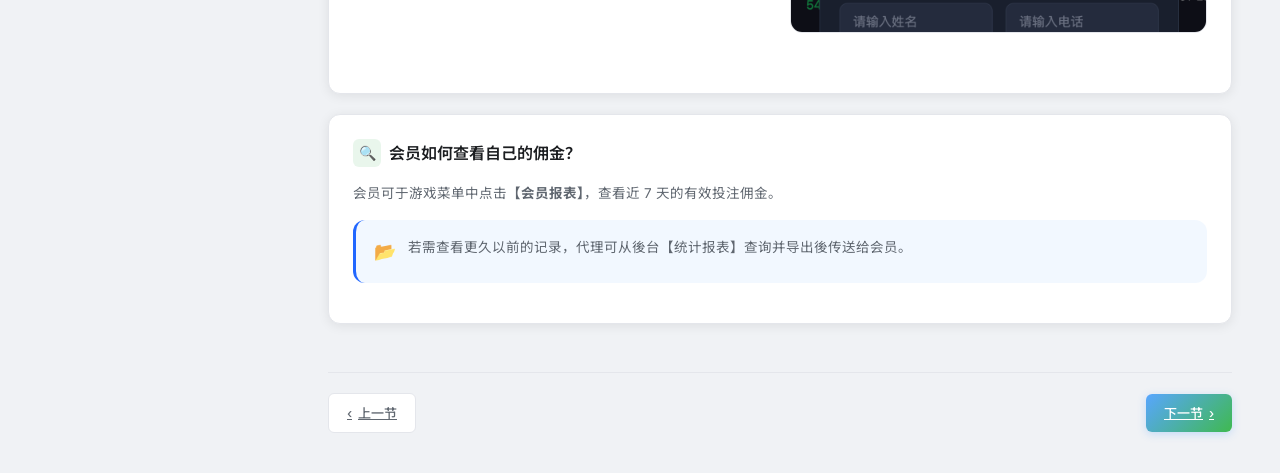
<file: section8.html>
<!DOCTYPE html>
<html lang="zh-Hans">

<head>
  <meta charset="UTF-8" />
  <meta name="viewport" content="width=device-width,initial-scale=1" />
  <title>有效投注比介绍 - 代理后台操作手册</title>
  <link rel="stylesheet" href="style.css" />
</head>

<body>

  <!-- HEADER -->
  <header class="header">
    <div class="header-logo">
      <button class="mobile-toggle" id="mobileToggle">☰</button>
      <div class="logo-icon">A</div>
      <div>
        <div class="logo-text">代理后台</div>
        <div class="logo-sub">操作手册 · PC端</div>
      </div>
    </div>
    <div class="lang-dropdown">
      <button class="lang-dropdown-btn" id="langDropdownBtn">
        <span class="lang-current" id="langCurrent">简体中文</span>
        <span class="lang-arrow">▼</span>
      </button>
      <div class="lang-dropdown-menu" id="langDropdownMenu">
        <button class="lang-dropdown-item active" data-lang="sc">简体中文</button>
        <button class="lang-dropdown-item" data-lang="en">English</button>
        <button class="lang-dropdown-item" data-lang="vn">Tiếng Việt</button>
        <button class="lang-dropdown-item" data-lang="ph">Filipino</button>
      </div>
    </div>
  </header>

  <!-- LAYOUT -->
  <div class="layout">

    <!-- SIDEBAR -->
    <nav class="sidebar">
      <div class="sidebar-section-title" data-lang="sc">目录</div>
      <div class="sidebar-section-title" data-lang="en" style="display:none">Contents</div>
      <div class="sidebar-section-title" data-lang="vn" style="display:none">Mục lục</div>
      <div class="sidebar-section-title" data-lang="ph" style="display:none">Talaan</div>
      <a href="index.html" class="nav-item"><span class="nav-num">🏠</span><span class="nav-label">首页</span></a>
      <a href="section1.html" class="nav-item"><span class="nav-num">01</span><span class="nav-label">使用前须知</span></a>
      <a href="section2.html" class="nav-item"><span class="nav-num">02</span><span class="nav-label">基本功能</span></a>
      <a href="section3.html" class="nav-item"><span class="nav-num">03</span><span
          class="nav-label">如何新增代理/会员</span></a>
      <a href="section4.html" class="nav-item"><span class="nav-num">04</span><span
          class="nav-label">如何为下级上/下分</span></a>
      <a href="section5.html" class="nav-item"><span class="nav-num">05</span><span class="nav-label">如何查看收益</span></a>
      <a href="section6.html" class="nav-item"><span class="nav-num">06</span><span class="nav-label">统计报表介绍</span></a>
      <a href="section7.html" class="nav-item"><span class="nav-num">07</span><span class="nav-label">占成比介绍</span></a>
      <a href="section8.html" class="nav-item active"><span class="nav-num">08</span><span
          class="nav-label">有效投注比介绍</span></a>
      <a href="section9.html" class="nav-item"><span class="nav-num">09</span><span class="nav-label">其他功能</span></a>
      <a href="section10.html" class="nav-item"><span class="nav-num">10</span><span class="nav-label">时间定义</span></a>
    </nav>

    <!-- MAIN -->
    <main class="main">

      <!-- ══════════════════════════════════════════════════════
     SECTION 08 — 有效投注比介绍
══════════════════════════════════════════════════════ -->
      <section class="section active" id="sec7">

        <!-- SC -->
        <div data-lang="sc">
          <div class="section-header">
            <div class="section-badge">08</div>
            <h1 class="section-title">有效投注比介绍</h1>
            <p class="section-subtitle">了解有效投注的定义、收益逻辑及其对代理的影响</p>
          </div>

          <div class="grid-2">
            <div class="card">
              <div class="card-title">
                <div class="card-icon blue">❓</div>一、什么是「有效投注」？
              </div>
              <p class="para"><strong>有效投注 = 抽「流水佣金」用的投注金额</strong></p>
              <p class="para">系统不看输赢，只看「有没有下注」。无论会员赢钱或输钱，只要是有效下注，都会计算在内。</p>
            </div>

            <div class="card">
              <div class="card-title">
                <div class="card-icon green">💰</div>二、有效投注你怎么赚钱？
              </div>
              <div class="formula-box">
                <div class="formula-text">佣金 = 会员有效投注 × 你的有效投注比</div>
              </div>
              <p class="para"><strong>例子：</strong>会员有效投注 1,000,000，你的有效投注比 1%，你可拿到 10,000。</p>
            </div>
          </div>

          <div class="card">
            <div class="card-title">
              <div class="card-icon yellow">⚖️</div>三、为什么「看起来有」，但实际拿到比较少？
            </div>
            <p class="para">因为有效投注佣金中，需要再扣除你所承担的<strong>占成成本</strong>。</p>
            <div class="notice info">
              <div class="notice-icon">💡</div>
              <div class="notice-content">
                <strong>白话理解：</strong>有效投注是「抽水」，占成是「扛输赢」。<br>
                最后你拿到的是：<strong>抽水 − 你要承担的输赢成本</strong>。因此，有效投注额并不直接等同于净利润。
              </div>
            </div>
          </div>

          <div class="card">
            <div class="card-title">
              <div class="card-icon red">📉</div>四、代理间的「分成」规则
            </div>
            <ul class="content-list">
              <li><strong>逐级分成：</strong>下级的有效投注比，是从你的有效投注比中分出去。例如你 2%，下级 1%，你实际只留 1%。</li>
              <li><strong>上限限制：</strong>下级的有效投注比<strong>无法超过</strong>您的比值。这是为了防止金额「凭空多出来」的系统逻辑。</li>
            </ul>
          </div>

          <div class="card">
            <div class="card-title">
              <div class="card-icon blue">📅</div>五、生效时间说明
            </div>
            <p class="para">调整设置后不一定马上生效，请依公司设定的<strong>结算周期</strong>为准。系统会提示「新设定的生效时间」。</p>
            <ul class="content-list">
              <li>生效前的投注与输赢，仍会照旧设定计算。</li>
              <li>报表可能会因生效点不同而拆成两段显示，此为正常现象。</li>
            </ul>
          </div>

          <div class="card">
            <div class="card-title">
              <div class="card-icon grey">💻</div>画面功能说明
            </div>
            <div class="grid-2 align-start">
              <div class="step-content">
                <ol class="numbered-list">
                  <li><strong>代理：</strong>获得的有效投注佣金需再扣除代理需承担的占成比例。</li>
                  <li><strong>会员：</strong>可根据自己的有效投注比获得佣金。</li>
                  <li><strong>设置：</strong>可在「代理组织管理」的「编辑账户」中为下级进行设置。</li>
                </ol>
              </div>
              <img src="img/sec8.png" alt="有效投注比设置" class="content-img" style="margin-top:0">
            </div>
          </div>

          <div class="card">
            <div class="card-title">
              <div class="card-icon green">🔍</div>会员如何查看自己的佣金？
            </div>
            <p class="para">会员可于游戏菜单中点击<strong>【会员报表】</strong>，查看近 7 天的有效投注佣金。</p>
            <div class="notice info">
              <div class="notice-icon">📂</div>
              <div class="notice-content">若需查看更久以前的记录，代理可从後台【统计报表】查询并导出後传送给会员。</div>
            </div>
          </div>
        </div>

        <!-- EN -->
        <div data-lang="en" style="display:none">
          <div class="section-header">
            <div class="section-badge">08</div>
            <h1 class="section-title">Valid Bet Ratio</h1>
            <p class="section-subtitle">Understand the definition of Valid Bet, earning logic, and its impact on agents.
            </p>
          </div>

          <div class="grid-2">
            <div class="card">
              <div class="card-title">
                <div class="card-icon blue">❓</div>1. What is "Valid Bet"?
              </div>
              <p class="para"><strong>Valid Bet = Turnover amount used for "Rolling Commission".</strong></p>
              <p class="para">The system ignores win/loss; it only cares if a bet was placed. As long as it is a valid
                bet, it counts toward the turnover.</p>
            </div>

            <div class="card">
              <div class="card-title">
                <div class="card-icon green">💰</div>2. How do you earn?
              </div>
              <div class="formula-box">
                <div class="formula-text">Commission = Downline Valid Bet × Your Ratio</div>
              </div>
              <p class="para"><strong>Example:</strong> Member's valid bet is 1,000,000, and your ratio is 1%, you earn
                10,000.</p>
            </div>
          </div>

          <div class="card">
            <div class="card-title">
              <div class="card-icon yellow">⚖️</div>3. Why is the actual amount often lower than expected?
            </div>
            <p class="para">Because rolling commission must be offset by the <strong>occupancy costs</strong> you
              undertake.</p>
            <div class="notice info">
              <div class="notice-icon">💡</div>
              <div class="notice-content">
                <strong>Key Concept:</strong> Valid Bet is "Profit Share from Turnover", while Occupancy is "Sharing
                Risk/Reward".<br>
                Your final payout is: <strong>Turnover Commission − Occupancy/Settlement Costs</strong>. Total valid
                bets do not equal net profit.
              </div>
            </div>
          </div>

          <div class="card">
            <div class="card-title">
              <div class="card-icon red">📉</div>4. Distribution Rules
            </div>
            <ul class="content-list">
              <li><strong>Tiered Sharing:</strong> A sub-agent's ratio is carved out from yours. If yours is 2% and you
                give them 1%, you keep 1%.</li>
              <li><strong>Limits:</strong> A sub-agent's ratio <strong>cannot exceed</strong> yours. This ensures logic
                consistency in the payout pool.</li>
            </ul>
          </div>

          <div class="card">
            <div class="card-title">
              <div class="card-icon blue">📅</div>5. Effective Time
            </div>
            <p class="para">Changes do not take effect immediately. They follow the company's <strong>Settlement
                Cycle</strong>. The system will prompt the "Effective Time".</p>
            <ul class="content-list">
              <li>Bets and win/loss before the effective time follow the old settings.</li>
              <li>Reports may split into two sections during transitions.</li>
            </ul>
          </div>

          <div class="card">
            <div class="card-title">
              <div class="card-icon grey">💻</div>Interface Guide
            </div>
            <div class="grid-2 align-start">
              <div class="step-content">
                <ol class="numbered-list">
                  <li><strong>Agent:</strong> Final commission is calculated after deducting the required occupancy
                    ratio.</li>
                  <li><strong>Member:</strong> Earns commission directly based on their own ratio.</li>
                  <li><strong>Settings:</strong> Managed under "Agent Management" > "Edit Account".</li>
                </ol>
              </div>
              <img src="img/sec8.png" alt="Valid Bet Ratio Settings" class="content-img" style="margin-top:0">
            </div>
          </div>

          <div class="card">
            <div class="card-title">
              <div class="card-icon green">🔍</div>How do members check their commission?
            </div>
            <p class="para">Members can click <strong>[Member Report]</strong> in the game menu to view their commission
              for the last 7 days.</p>
            <div class="notice info">
              <div class="notice-icon">📂</div>
              <div class="notice-content">For older records, agents can query and export reports from the [Statistical
                Reports] backend to share with members.</div>
            </div>
          </div>
        </div>

        <!-- VN -->
        <div data-lang="vn" style="display:none">
          <div class="section-header">
            <div class="section-badge">08</div>
            <h1 class="section-title">Tỷ lệ cược hợp lệ (Rolling)</h1>
            <p class="section-subtitle">Tìm hiểu định nghĩa cược hợp lệ, logic thu nhập và tác động đến đại lý.</p>
          </div>

          <div class="grid-2">
            <div class="card">
              <div class="card-title">
                <div class="card-icon blue">❓</div>1. "Cược hợp lệ" là gì?
              </div>
              <p class="para"><strong>Cược hợp lệ = Doanh thu dùng để tính hoa hồng.</strong></p>
              <p class="para">Hệ thống không tính thắng thua, chỉ xem "có đặt cược hay không". Chỉ cần là cược hợp lệ,
                số tiền đó sẽ được tính vào doanh thu.</p>
            </div>

            <div class="card">
              <div class="card-title">
                <div class="card-icon green">💰</div>2. Bạn kiếm bộn tiền như thế nào?
              </div>
              <div class="formula-box">
                <div class="formula-text">Hoa hồng = Cược hợp lệ cấp dưới × Tỷ lệ của bạn</div>
              </div>
              <p class="para"><strong>Ví dụ:</strong> Cược hợp lệ của thành viên là 1.000.000, tỷ lệ của bạn là 1%, bạn
                nhận được 10.000.</p>
            </div>
          </div>

          <div class="card">
            <div class="card-title">
              <div class="card-icon yellow">⚖️</div>3. Tại sao doanh thu có nhưng thực nhận lại ít hơn?
            </div>
            <p class="para">Vì hoa hồng cược hợp lệ cần phải trừ đi <strong>chi phí chiếm thành</strong> mà bạn đang
              gánh vác.</p>
            <div class="notice info">
              <div class="notice-icon">💡</div>
              <div class="notice-content">
                <strong>Cách hiểu đơn giản:</strong> Cược hợp lệ là "hoa hồng doanh thu", chiếm thành là "chia sẻ thắng
                thua".<br>
                Số tiền cuối cùng bạn nhận: <strong>Hoa hồng doanh thu − Chi phí thắng thua</strong>. Tổng cược hợp lệ
                không phải là lợi nhuận ròng.
              </div>
            </div>
          </div>

          <div class="card">
            <div class="card-title">
              <div class="card-icon red">📉</div>4. Quy tắc phân chia cấp bậc
            </div>
            <ul class="content-list">
              <li><strong>Cắt hoa hồng:</strong> Tỷ lệ của cấp dưới được cắt ra từ tỷ lệ của bạn. Nếu bạn có 2%, cho cấp
                dưới 1%, bạn còn lại 1%.</li>
              <li><strong>Giới hạn:</strong> Cấp dưới <strong>không bao giờ</strong> có tỷ lệ cao hơn bạn.</li>
            </ul>
          </div>

          <div class="card">
            <div class="card-title">
              <div class="card-icon blue">📅</div>5. Thời gian hiệu lực
            </div>
            <p class="para">Thay đổi không có hiệu lực ngay lập tức mà theo <strong>Chu kỳ kết toán</strong> của công
              ty. Hệ thống sẽ báo "Thời gian hiệu lực mới".</p>
          </div>

          <div class="card">
            <div class="card-title">
              <div class="card-icon grey">💻</div>Hướng dẫn giao diện
            </div>
            <div class="grid-2 align-start">
              <div class="step-content">
                <ol class="numbered-list">
                  <li><strong>Đại lý:</strong> Hoa hồng thực nhận sau khi trừ chi phí chiếm thành.</li>
                  <li><strong>Thành viên:</strong> Nhận hoa hồng trực tiếp dựa trên tỷ lệ cá nhân.</li>
                  <li><strong>Cài đặt:</strong> Thực hiện tại "Quản lý tổ chức" > "Chỉnh sửa tài khoản".</li>
                </ol>
              </div>
              <img src="img/sec8.png" alt="Cài đặt tỷ lệ cược" class="content-img" style="margin-top:0">
            </div>
          </div>

          <div class="card">
            <div class="card-title">
              <div class="card-icon green">🔍</div>Thành viên xem hoa hồng ở đâu?
            </div>
            <p class="para">Thành viên vào menu trò chơi, chọn <strong>[Báo cáo thành viên]</strong> để xem hoa hồng 7
              ngày qua.</p>
            <div class="notice info">
              <div class="notice-icon">📂</div>
              <div class="notice-content">Nếu cần xem lâu hơn, đại lý xem tại [Báo cáo thống kê] rồi gửi cho thành viên.
              </div>
            </div>
          </div>
        </div>

        <!-- PH -->
        <div data-lang="ph" style="display:none">
          <div class="section-header">
            <div class="section-badge">08</div>
            <h1 class="section-title">Valid Bet Ratio</h1>
            <p class="section-subtitle">Alamin ang kahulugan ng Valid Bet, logic ng kita, at epekto nito sa mga agent.
            </p>
          </div>

          <div class="grid-2">
            <div class="card">
              <div class="card-title">
                <div class="card-icon blue">❓</div>1. Ano ang "Valid Bet"?
              </div>
              <p class="para"><strong>Valid Bet = Turnover amount para sa "Rolling Commission".</strong></p>
              <p class="para">Hindi tinitingnan ang panalo/talo; ang mahalaga ay kung may tumaya. Basta valid ang taya,
                kasama ito sa computation.</p>
            </div>

            <div class="card">
              <div class="card-title">
                <div class="card-icon green">💰</div>2. Paano ka kikita?
              </div>
              <div class="formula-box">
                <div class="formula-text">Komisyon = Valid Bet ng Downline × Ratio mo</div>
              </div>
              <p class="para"><strong>Halimbawa:</strong> May 1,000,000 na valid bet ang miyembro, at 1% ang ratio mo,
                makakakuha ka ng 10,000.</p>
            </div>
          </div>

          <div class="card">
            <div class="card-title">
              <div class="card-icon yellow">⚖️</div>3. Bakit mas mababa ang nakukuhan kaysa sa inaasahan?
            </div>
            <p class="para">Dahil ang rolling commission ay kailangang bawasan ng <strong>occupancy costs</strong> na
              iyong inaako.</p>
            <div class="notice info">
              <div class="notice-icon">💡</div>
              <div class="notice-content">
                <strong>Konsepto:</strong> Ang Valid Bet ay "komisyon sa turnover", habang ang Occupancy ay
                "pakikibahagi sa panalo/talo".<br>
                Ang makukuha mo ay: <strong>Turnover Commission − Occupancy Costs</strong>. Hindi garantisadong net
                profit ang valid bet.
              </div>
            </div>
          </div>

          <div class="card">
            <div class="card-title">
              <div class="card-icon red">📉</div>4. Panuntunan sa Distribusyon
            </div>
            <ul class="content-list">
              <li><strong>Paghahati:</strong> Ang ratio ng downline ay binabawas mula sa iyo. Kung 2% ka at binigyan mo
                sila ng 1%, 1% na lang ang sa iyo.</li>
              <li><strong>Limitasyon:</strong> Hindi maaaring <strong>lumampas</strong> ang ratio ng downline sa ratio
                mo.</li>
            </ul>
          </div>

          <div class="card">
            <div class="card-title">
              <div class="card-icon blue">📅</div>5. Oras ng Bisa
            </div>
            <p class="para">Hindi agad magkakabisa; depende ito sa <strong>Settlement Cycle</strong> ng kumpanya. May
              lalabas na prompt para sa "Effective Time".</p>
          </div>

          <div class="card">
            <div class="card-title">
              <div class="card-icon grey">💻</div>Gabay sa Interface
            </div>
            <div class="grid-2 align-start">
              <div class="step-content">
                <ol class="numbered-list">
                  <li><strong>Agent:</strong> Bawas ang occupancy costs sa makukuhang komisyon.</li>
                  <li><strong>Miyembro:</strong> Kumikita base sa sariling ratio.</li>
                  <li><strong>Settings:</strong> Sa "Agent Management" > "Edit Account".</li>
                </ol>
              </div>
              <img src="img/sec8.png" alt="Valid Bet Settings" class="content-img" style="margin-top:0">
            </div>
          </div>

          <div class="card">
            <div class="card-title">
              <div class="card-icon green">🔍</div>Paano titingnan ng miyembro ang kanilang komisyon?
            </div>
            <p class="para">Sa game menu, i-click ang <strong>[Member Report]</strong> para makita ang komisyon sa
              nakalipas na 7 araw.</p>
            <div class="notice info">
              <div class="notice-icon">📂</div>
              <div class="notice-content">Para sa mas lumang records, ang agent ay pwedeng kumuha sa [Statistical
                Reports] at i-send sa miyembro.</div>
            </div>
          </div>
        </div>

        <div class="content-footer">
          <div class="footer-nav"><a href="section7.html" class="btn btn-outline btn-prev">‹ <span>上一节</span></a></div>
          <div class="footer-nav"><a href="section9.html" class="btn btn-primary btn-next"><span>下一节</span> ›</a></div>
        </div>
      </section>

    </main>
  </div>

  <script src="script.js"></script>
</body>

</html>
</file>
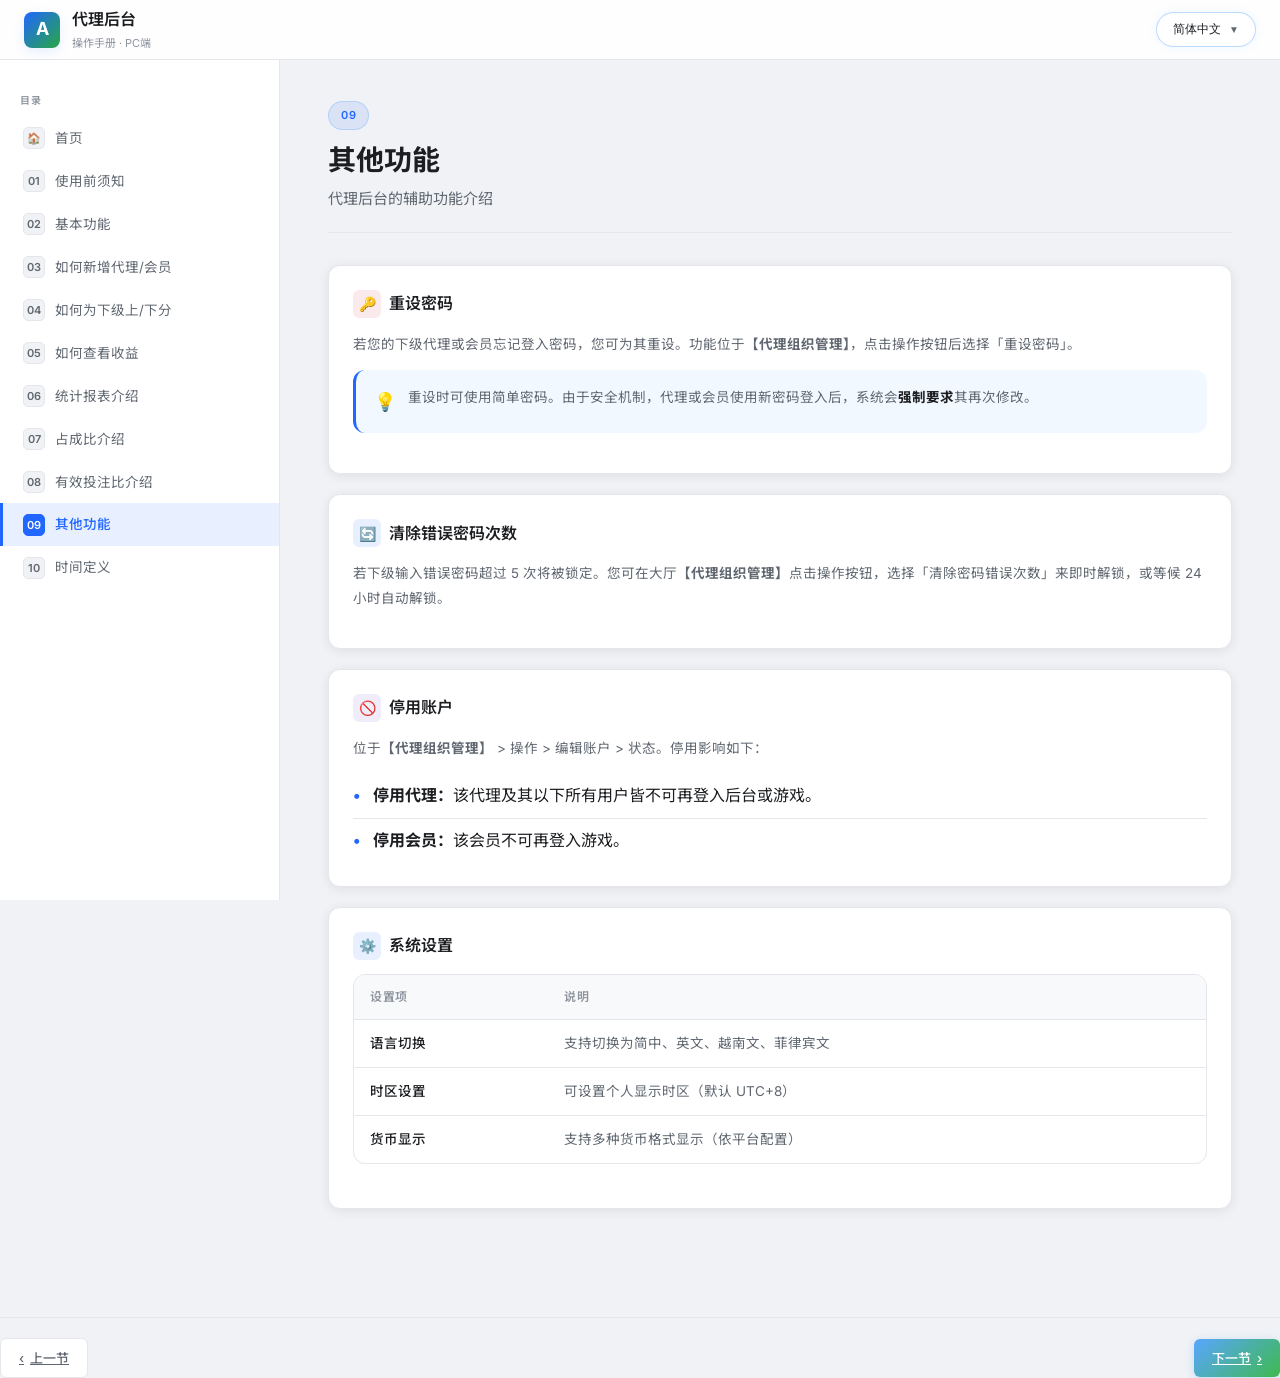
<file: section9.html>
<!DOCTYPE html>
<html lang="zh-Hans">

<head>
  <meta charset="UTF-8" />
  <meta name="viewport" content="width=device-width,initial-scale=1" />
  <title>其他功能 - 代理后台操作手册</title>
  <link rel="stylesheet" href="style.css" />
</head>

<body>

  <!-- HEADER -->
  <header class="header">
    <div class="header-logo">
      <button class="mobile-toggle" id="mobileToggle">☰</button>
      <div class="logo-icon">A</div>
      <div>
        <div class="logo-text">代理后台</div>
        <div class="logo-sub">操作手册 · PC端</div>
      </div>
    </div>
    <div class="lang-dropdown">
      <button class="lang-dropdown-btn" id="langDropdownBtn">
        <span class="lang-current" id="langCurrent">简体中文</span>
        <span class="lang-arrow">▼</span>
      </button>
      <div class="lang-dropdown-menu" id="langDropdownMenu">
        <button class="lang-dropdown-item active" data-lang="sc">简体中文</button>
        <button class="lang-dropdown-item" data-lang="en">English</button>
        <button class="lang-dropdown-item" data-lang="vn">Tiếng Việt</button>
        <button class="lang-dropdown-item" data-lang="ph">Filipino</button>
      </div>
    </div>
  </header>

  <!-- LAYOUT -->
  <div class="layout">

    <!-- SIDEBAR -->
    <nav class="sidebar">
      <div class="sidebar-section-title" data-lang="sc">目录</div>
      <div class="sidebar-section-title" data-lang="en" style="display:none">Contents</div>
      <div class="sidebar-section-title" data-lang="vn" style="display:none">Mục lục</div>
      <div class="sidebar-section-title" data-lang="ph" style="display:none">Talaan</div>
      <a href="index.html" class="nav-item"><span class="nav-num">🏠</span><span class="nav-label">首页</span></a>
      <a href="section1.html" class="nav-item"><span class="nav-num">01</span><span class="nav-label">使用前须知</span></a>
      <a href="section2.html" class="nav-item"><span class="nav-num">02</span><span class="nav-label">基本功能</span></a>
      <a href="section3.html" class="nav-item"><span class="nav-num">03</span><span
          class="nav-label">如何新增代理/会员</span></a>
      <a href="section4.html" class="nav-item"><span class="nav-num">04</span><span
          class="nav-label">如何为下级上/下分</span></a>
      <a href="section5.html" class="nav-item"><span class="nav-num">05</span><span class="nav-label">如何查看收益</span></a>
      <a href="section6.html" class="nav-item"><span class="nav-num">06</span><span class="nav-label">统计报表介绍</span></a>
      <a href="section7.html" class="nav-item"><span class="nav-num">07</span><span class="nav-label">占成比介绍</span></a>
      <a href="section8.html" class="nav-item"><span class="nav-num">08</span><span class="nav-label">有效投注比介绍</span></a>
      <a href="section9.html" class="nav-item active"><span class="nav-num">09</span><span
          class="nav-label">其他功能</span></a>
      <a href="section10.html" class="nav-item"><span class="nav-num">10</span><span class="nav-label">时间定义</span></a>
    </nav>

    <!-- MAIN -->
    <main class="main">

      <!-- ══════════════════════════════════════════════════════
     SECTION 09 — 其他功能
══════════════════════════════════════════════════════ -->
      <section class="section active" id="sec8">

        <!-- SC -->
        <div data-lang="sc">
          <div class="section-header">
            <div class="section-badge">09</div>
            <h1 class="section-title">其他功能</h1>
            <p class="section-subtitle">代理后台的辅助功能介绍</p>
          </div>
          <div class="card">
            <div class="card-title">
              <div class="card-icon red">🔑</div>重设密码
            </div>
            <p class="para">若您的下级代理或会员忘记登入密码，您可为其重设。功能位于<strong>【代理组织管理】</strong>，点击操作按钮后选择「重设密码」。</p>
            <div class="notice info">
              <div class="notice-icon">💡</div>
              <div class="notice-content">重设时可使用简单密码。由于安全机制，代理或会员使用新密码登入后，系统会<strong>强制要求</strong>其再次修改。</div>
            </div>
          </div>
          <div class="card">
            <div class="card-title">
              <div class="card-icon blue">🔄</div>清除错误密码次数
            </div>
            <p class="para">若下级输入错误密码超过 5 次将被锁定。您可在大厅<strong>【代理组织管理】</strong>点击操作按钮，选择「清除密码错误次数」来即时解锁，或等候 24 小时自动解锁。
            </p>
          </div>
          <div class="card">
            <div class="card-title">
              <div class="card-icon purple">🚫</div>停用账户
            </div>
            <p class="para">位于<strong>【代理组织管理】</strong> > 操作 > 编辑账户 > 状态。停用影响如下：</p>
            <ul class="content-list">
              <li><strong>停用代理：</strong>该代理及其以下所有用户皆不可再登入后台或游戏。</li>
              <li><strong>停用会员：</strong>该会员不可再登入游戏。</li>
            </ul>
          </div>
        </div>
        <div class="card">
          <div class="card-title">
            <div class="card-icon blue">⚙️</div>系统设置
          </div>
          <div class="table-wrap">
            <table>
              <thead>
                <tr>
                  <th>设置项</th>
                  <th>说明</th>
                </tr>
              </thead>
              <tbody>
                <tr>
                  <td>语言切换</td>
                  <td>支持切换为简中、英文、越南文、菲律宾文</td>
                </tr>
                <tr>
                  <td>时区设置</td>
                  <td>可设置个人显示时区（默认 UTC+8）</td>
                </tr>
                <tr>
                  <td>货币显示</td>
                  <td>支持多种货币格式显示（依平台配置）</td>
                </tr>
              </tbody>
            </table>
          </div>
        </div>
  </div>

  <!-- EN -->
  <div data-lang="en" style="display:none">
    <div class="section-header">
      <div class="section-badge">09</div>
      <h1 class="section-title">Other Features</h1>
      <p class="section-subtitle">Introduction to auxiliary features in the Agent Backend.</p>
    </div>
    <div class="grid-2">
      <div class="card">
        <div class="card-title">
          <div class="card-icon red">🔑</div>Reset Password
        </div>
        <p class="para">If a sub-agent or member forgets their password, you can reset it under <strong>[Agent
            Management]</strong>. Click the action button and select "Reset Password".</p>
        <div class="notice info">
          <div class="notice-icon">💡</div>
          <div class="notice-content">You can use a simple password; the system will <strong>force the user to change
              it</strong> again upon their first login.</div>
        </div>
      </div>
      <div class="card">
        <div class="card-title">
          <div class="card-icon blue">🔄</div>Clear Login Errors
        </div>
        <p class="para">Users are locked after 5 failed attempts. Go to <strong>[Agent Management]</strong>, click the
          action button, and select "Clear Password Error Count" to unlock immediately, or wait 24 hours.</p>
      </div>
      <div class="card">
        <div class="card-title">
          <div class="card-icon purple">🚫</div>Disable Account
        </div>
        <p class="para">Found in <strong>[Agent Management]</strong> > Action > Edit Account > Status.</p>
        <ul class="content-list">
          <li><strong>Disable Agent:</strong> The agent and all users under them cannot log in to the backend or game.
          </li>
          <li><strong>Disable Member:</strong> The member cannot log in to the game.</li>
        </ul>
      </div>
    </div>
  </div>

  <!-- VN -->
  <div data-lang="vn" style="display:none">
    <div class="section-header">
      <div class="section-badge">09</div>
      <h1 class="section-title">Chức năng khác</h1>
      <p class="section-subtitle">Giới thiệu các chức năng bổ sung trong hệ thống đại lý.</p>
    </div>
    <div class="grid-2">
      <div class="card">
        <div class="card-title">
          <div class="card-icon red">🔑</div>Đặt lại mật khẩu
        </div>
        <p class="para">Nếu cấp dưới quên mật khẩu, bạn có thể đặt lại tại <strong>[Quản lý tổ chức]</strong>. Nhấp vào
          nút thao tác và chọn "Đặt lại mật khẩu".</p>
        <div class="notice info">
          <div class="notice-icon">💡</div>
          <div class="notice-content">Bạn có thể dùng mật khẩu đơn giản; hệ thống sẽ <strong>bắt buộc người dùng đổi
              lại</strong> mật khẩu ngay khi đăng nhập.</div>
        </div>
      </div>
      <div class="card">
        <div class="card-title">
          <div class="card-icon blue">🔄</div>Xóa số lần nhập sai
        </div>
        <p class="para">Tài khoản bị khóa sau 5 lần nhập sai. Vào <strong>[Quản lý tổ chức]</strong>, chọn "Xóa số lần
          nhập sai mật khẩu" để mở khóa ngay, hoặc đợi 24 giờ.</p>
      </div>
      <div class="card">
        <div class="card-title">
          <div class="card-icon purple">🚫</div>Vô hiệu hóa tài khoản
        </div>
        <p class="para">Tại <strong>[Quản lý tổ chức]</strong> > Thao tác > Chỉnh sửa > Trạng thái.</p>
        <ul class="content-list">
          <li><strong>Tắt đại lý:</strong> Đại lý và toàn bộ cấp dưới không thể vào hậu đài hay trò chơi.</li>
          <li><strong>Tắt thành viên:</strong> Thành viên không thể vào trò chơi.</li>
        </ul>
      </div>
    </div>
  </div>

  <!-- PH -->
  <div data-lang="ph" style="display:none">
    <div class="section-header">
      <div class="section-badge">09</div>
      <h1 class="section-title">Iba pang Feature</h1>
      <p class="section-subtitle">Panimula sa mga auxiliary feature ng Agent Backend.</p>
    </div>
    <div class="grid-2">
      <div class="card">
        <div class="card-title">
          <div class="card-icon red">🔑</div>I-reset ang Password
        </div>
        <p class="para">Kung nakalimutan ang password, i-reset ito sa <strong>[Agent Management]</strong>. I-click ang
          action button at piliin ang "Reset Password".</p>
        <div class="notice info">
          <div class="notice-icon">💡</div>
          <div class="notice-content">Maaaring gumamit ng simpleng password; <strong>pipilitin ng system ang user na
              palitan</strong> ito sa unang pag-login.</div>
        </div>
      </div>
      <div class="card">
        <div class="card-title">
          <div class="card-icon blue">🔄</div>Linisin ang Maling Password Count
        </div>
        <p class="para">Mala-lock ang account pagkatapos ng 5 pagkakamali. Sa <strong>[Agent Management]</strong>,
          i-click ang "Clear Password Error Count" para ma-unlock agad.</p>
      </div>
      <div class="card">
        <div class="card-title">
          <div class="card-icon purple">🚫</div>I-disable ang Account
        </div>
        <p class="para">Sa <strong>[Agent Management]</strong> > Action > Edit Account > Status.</p>
        <ul class="content-list">
          <li><strong>I-disable ang Agent:</strong> Hindi makakapag-login ang agent at lahat ng user sa ilalim nito.
          </li>
          <li><strong>I-disable ang Miyembro:</strong> Hindi makakapag-login ang miyembro sa laro.</li>
        </ul>
      </div>
    </div>
  </div>

  <div class="content-footer">
    <div class="footer-nav"><a href="section8.html" class="btn btn-outline btn-prev">‹ <span>上一节</span></a></div>
    <div class="footer-nav"><a href="section10.html" class="btn btn-primary btn-next"><span>下一节</span> ›</a></div>
  </div>
  </section>

  </main>
  </div>

  <script src="script.js"></script>
</body>

</html>
</file>
<file: style.css>
@import url('https://fonts.googleapis.com/css2?family=Inter:wght@300;400;500;600;700&family=Noto+Sans+SC:wght@300;400;500;700&display=swap');

:root {
  --bg-primary: #f0f2f5;
  --bg-secondary: #ffffff;
  --bg-card: #ffffff;
  --bg-hover: #f8f9fa;
  --border: #e4e6eb;
  --accent: #2167ff;
  --accent-glow: rgba(33, 103, 255, 0.1);
  --accent-secondary: #28a745;
  --accent-warning: #ffc107;
  --accent-danger: #dc3545;
  --text-primary: #1c1e21;
  --text-secondary: #606770;
  --text-muted: #8d949e;
  --sidebar-width: 280px;
  --header-height: 60px;
  --radius: 12px;
  --shadow: 0 2px 12px rgba(0, 0, 0, 0.08);
  --shadow-hover: 0 4px 20px rgba(0, 0, 0, 0.12);
}

*,
*::before,
*::after {
  box-sizing: border-box;
  margin: 0;
  padding: 0;
}

html {
  scroll-behavior: smooth;
}

body {
  font-family: 'Inter', 'Noto Sans SC', sans-serif;
  background: var(--bg-primary);
  color: var(--text-primary);
  line-height: 1.7;
  min-height: 100vh;
  overflow-x: hidden;
}

/* ── HEADER ── */
.header {
  position: fixed;
  top: 0;
  left: 0;
  right: 0;
  height: var(--header-height);
  background: rgba(255, 255, 255, 0.9);
  backdrop-filter: blur(10px);
  border-bottom: 1px solid var(--border);
  display: flex;
  align-items: center;
  justify-content: space-between;
  padding: 0 24px;
  z-index: 1000;
}

.header-logo {
  display: flex;
  align-items: center;
  gap: 12px;
}

.header-logo .logo-icon {
  width: 36px;
  height: 36px;
  background: linear-gradient(135deg, var(--accent), var(--accent-secondary));
  border-radius: 8px;
  display: flex;
  align-items: center;
  justify-content: center;
  font-size: 18px;
  font-weight: 700;
  color: #fff;
  box-shadow: 0 4px 12px var(--accent-glow);
}

.header-logo .logo-text {
  font-size: 16px;
  font-weight: 600;
  color: var(--text-primary);
}

.header-logo .logo-sub {
  font-size: 11px;
  color: var(--text-muted);
  margin-top: 1px;
}

/* Language dropdown */
.lang-dropdown {
  position: relative;
  z-index: 1000;
}

.lang-dropdown-btn {
  display: flex;
  align-items: center;
  gap: 8px;
  padding: 8px 16px;
  background: var(--bg-secondary);
  border: 1px solid var(--border);
  border-radius: 24px;
  color: var(--text-primary);
  font-size: 12px;
  font-weight: 500;
  cursor: pointer;
  transition: all 0.2s ease;
  white-space: nowrap;
  position: relative;
  z-index: 10000;
  border: 1px solid rgba(88, 166, 255, 0.4);
  /* Make border more visible */
  box-shadow: 0 0 10px rgba(88, 166, 255, 0.1);
}

.lang-dropdown-btn:hover {
  background: var(--bg-hover);
  border-color: var(--accent);
}

.lang-current {
  color: var(--text-primary);
}

.lang-arrow {
  font-size: 10px;
  color: var(--text-secondary);
  transition: transform 0.2s ease;
}

.lang-dropdown.open .lang-arrow {
  transform: rotate(180deg);
}

.lang-dropdown-menu {
  position: absolute;
  top: calc(100% + 8px);
  right: 0;
  background: var(--bg-secondary);
  border: 1px solid var(--border);
  border-radius: 8px;
  padding: 4px;
  min-width: 120px;
  opacity: 0;
  visibility: hidden;
  transform: translateY(-8px);
  transition: all 0.2s ease;
  box-shadow: var(--shadow);
  z-index: 9999;
}

.lang-dropdown.open .lang-dropdown-menu {
  opacity: 1;
  visibility: visible;
  transform: translateY(0);
}

.lang-dropdown-item {
  display: block;
  width: 100%;
  padding: 8px 12px;
  border: none;
  background: transparent;
  color: var(--text-secondary);
  font-size: 12px;
  font-weight: 500;
  text-align: left;
  cursor: pointer;
  transition: all 0.2s ease;
  border-radius: 4px;
  white-space: nowrap;
}

.lang-dropdown-item:hover {
  color: var(--text-primary);
  background: var(--bg-hover);
}

.lang-dropdown-item.active {
  color: var(--accent);
  background: var(--accent-glow);
}

/* ── LAYOUT ── */
.layout {
  display: flex;
  padding-top: var(--header-height);
  min-height: 100vh;
}

/* ── SIDEBAR ── */
.sidebar {
  width: var(--sidebar-width);
  position: fixed;
  top: var(--header-height);
  left: 0;
  bottom: 0;
  background: var(--bg-secondary);
  border-right: 1px solid var(--border);
  overflow-y: auto;
  padding: 20px 0;
  z-index: 900;
}

.sidebar::-webkit-scrollbar {
  width: 4px;
}

.sidebar::-webkit-scrollbar-track {
  background: transparent;
}

.sidebar::-webkit-scrollbar-thumb {
  background: var(--border);
  border-radius: 2px;
}

.sidebar-section-title {
  padding: 8px 20px;
  font-size: 10px;
  font-weight: 600;
  text-transform: uppercase;
  letter-spacing: 1px;
  color: var(--text-muted);
  margin-top: 4px;
}

.nav-item {
  display: flex;
  align-items: center;
  gap: 10px;
  padding: 10px 20px;
  color: var(--text-secondary);
  text-decoration: none;
  font-size: 13.5px;
  font-weight: 400;
  border-left: 3px solid transparent;
  cursor: pointer;
  transition: all 0.2s ease;
  user-select: none;
}

.nav-item:hover {
  color: var(--text-primary);
  background: var(--bg-hover);
}

.nav-item.active {
  color: var(--accent);
  background: var(--accent-glow);
  border-left-color: var(--accent);
  font-weight: 500;
}

.nav-item .nav-num {
  display: inline-flex;
  align-items: center;
  justify-content: center;
  width: 22px;
  height: 22px;
  background: var(--bg-primary);
  border: 1px solid var(--border);
  border-radius: 5px;
  font-size: 11px;
  font-weight: 600;
  flex-shrink: 0;
}

.nav-item.active .nav-num {
  background: var(--accent);
  border-color: var(--accent);
  color: #fff;
}

/* ── MAIN CONTENT ── */
.main {
  margin-left: var(--sidebar-width);
  flex: 1;
  padding: 40px 48px;
  max-width: calc(100vw - var(--sidebar-width));
}

/* ── SECTIONS ── */
.section {
  display: none;
  animation: fadeIn 0.3s ease;
}

.section.active {
  display: block;
}

@keyframes fadeIn {
  from {
    opacity: 0;
    transform: translateY(10px);
  }

  to {
    opacity: 1;
    transform: translateY(0);
  }
}

/* ── SECTION HEADER ── */
.section-header {
  margin-bottom: 32px;
  padding-bottom: 20px;
  border-bottom: 1px solid var(--border);
}

.section-badge {
  display: inline-flex;
  align-items: center;
  gap: 6px;
  background: var(--accent-glow);
  border: 1px solid rgba(88, 166, 255, 0.3);
  color: var(--accent);
  font-size: 11px;
  font-weight: 600;
  padding: 4px 12px;
  border-radius: 20px;
  margin-bottom: 12px;
  text-transform: uppercase;
  letter-spacing: 0.5px;
}

.section-title {
  font-size: 28px;
  font-weight: 700;
  color: var(--text-primary);
  line-height: 1.3;
  margin-bottom: 8px;
}

.section-subtitle {
  font-size: 15px;
  color: var(--text-secondary);
}

/* ── CARDS ── */
.card {
  background: var(--bg-card);
  border: 1px solid var(--border);
  border-radius: var(--radius);
  padding: 24px;
  margin-bottom: 20px;
  transition: all 0.3s ease;
  box-shadow: var(--shadow);
}

.card:hover {
  border-color: var(--accent);
  box-shadow: var(--shadow-hover);
}

/* Chapter cards for homepage */
.chapter-card {
  text-decoration: none;
  color: inherit;
  display: block;
  transition: all 0.2s ease;
}

.chapter-card:hover {
  border-color: var(--accent);
  transform: translateY(-2px);
  box-shadow: 0 8px 24px rgba(88, 166, 255, 0.15);
}

.chapter-card .card-title {
  margin-bottom: 8px;
}

.chapter-card .para {
  color: var(--text-secondary);
  font-size: 13.5px;
  line-height: 1.6;
}

.card-title {
  font-size: 16px;
  font-weight: 600;
  color: var(--text-primary);
  margin-bottom: 14px;
  display: flex;
  align-items: center;
  gap: 8px;
}

.card-title .card-icon {
  width: 28px;
  height: 28px;
  border-radius: 6px;
  display: flex;
  align-items: center;
  justify-content: center;
  font-size: 14px;
  flex-shrink: 0;
}

.card-icon.blue {
  background: rgba(33, 103, 255, 0.1);
}

.card-icon.green {
  background: rgba(40, 167, 69, 0.1);
}

.card-icon.yellow {
  background: rgba(255, 193, 7, 0.1);
}

.card-icon.red {
  background: rgba(220, 53, 69, 0.1);
}

.card-icon.purple {
  background: rgba(111, 66, 193, 0.1);
}

/* ── NOTICE BOXES ── */
.notice {
  display: flex;
  gap: 12px;
  padding: 16px 18px;
  border-radius: var(--radius);
  margin-bottom: 16px;
  border-left: 3px solid;
}

.notice-icon {
  font-size: 18px;
  flex-shrink: 0;
  margin-top: 1px;
}

.notice-content {
  font-size: 13.5px;
  color: var(--text-secondary);
}

.notice-content strong {
  color: var(--text-primary);
}

.notice.info {
  background: rgba(88, 166, 255, 0.08);
  border-color: var(--accent);
}

.notice.success {
  background: rgba(63, 185, 80, 0.08);
  border-color: var(--accent-secondary);
}

.notice.warning {
  background: rgba(210, 153, 34, 0.08);
  border-color: var(--accent-warning);
}

.notice.danger {
  background: rgba(248, 81, 73, 0.08);
  border-color: var(--accent-danger);
}

/* ── STEPS ── */
.steps-list {
  list-style: none;
}

.step-item {
  display: flex;
  gap: 16px;
  margin-bottom: 20px;
  position: relative;
}

.step-item:not(:last-child)::before {
  content: '';
  position: absolute;
  left: 15px;
  top: 36px;
  width: 2px;
  height: calc(100% - 8px);
  background: linear-gradient(to bottom, var(--accent), transparent);
  opacity: 0.3;
}

.step-num {
  width: 32px;
  height: 32px;
  border-radius: 50%;
  background: linear-gradient(135deg, #58a6ff, #3fb950);
  display: flex;
  align-items: center;
  justify-content: center;
  font-size: 13px;
  font-weight: 700;
  color: #fff;
  flex-shrink: 0;
  box-shadow: 0 0 10px rgba(88, 166, 255, 0.25);
}

.step-content {
  flex: 1;
}

.step-title {
  font-size: 14.5px;
  font-weight: 600;
  color: var(--text-primary);
  margin-bottom: 4px;
}

.step-desc {
  font-size: 13.5px;
  color: var(--text-secondary);
}

/* ── TABLE ── */
.table-wrap {
  overflow-x: auto;
  border-radius: var(--radius);
  border: 1px solid var(--border);
  margin-bottom: 20px;
}

table {
  width: 100%;
  border-collapse: collapse;
  font-size: 13.5px;
}

thead {
  background: var(--bg-hover);
}

thead th {
  padding: 12px 16px;
  text-align: left;
  font-weight: 600;
  font-size: 12px;
  text-transform: uppercase;
  letter-spacing: 0.5px;
  color: var(--text-muted);
  border-bottom: 1px solid var(--border);
  white-space: nowrap;
}

tbody td {
  padding: 12px 16px;
  color: var(--text-secondary);
  border-bottom: 1px solid var(--border);
  vertical-align: top;
}

tbody tr:last-child td {
  border-bottom: none;
}

tbody tr:hover {
  background: var(--bg-hover);
}

tbody td:first-child {
  font-weight: 500;
  color: var(--text-primary);
  white-space: nowrap;
}

/* ── TAGS ── */
.tag {
  display: inline-flex;
  align-items: center;
  padding: 2px 10px;
  border-radius: 12px;
  font-size: 11px;
  font-weight: 500;
}

.tag.blue {
  background: rgba(88, 166, 255, 0.15);
  color: #79bfff;
  border: 1px solid rgba(88, 166, 255, 0.3);
}

.tag.green {
  background: rgba(63, 185, 80, 0.15);
  color: #56d364;
  border: 1px solid rgba(63, 185, 80, 0.3);
}

.tag.yellow {
  background: rgba(210, 153, 34, 0.15);
  color: #e3b341;
  border: 1px solid rgba(210, 153, 34, 0.3);
}

.tag.red {
  background: rgba(248, 81, 73, 0.15);
  color: #ff7b72;
  border: 1px solid rgba(248, 81, 73, 0.3);
}

/* ── DEFINITION LIST ── */
.def-list {
  list-style: none;
}

.def-item {
  padding: 12px 0;
  border-bottom: 1px solid rgba(48, 54, 61, 0.5);
  display: flex;
  gap: 12px;
  align-items: flex-start;
}

.def-item:last-child {
  border-bottom: none;
}

.def-term {
  font-weight: 600;
  color: var(--accent);
  min-width: 140px;
  font-size: 13px;
}

.def-desc {
  color: var(--text-secondary);
  font-size: 13.5px;
  flex: 1;
}

/* ── GRID ── */
.grid-2 {
  display: grid;
  grid-template-columns: 1fr 1fr;
  gap: 20px;
}

.grid-gap-sm {
  gap: 10px;
}

.align-center {
  align-items: center;
}

.align-start {
  align-items: flex-start;
}

@media (max-width: 768px) {
  .grid-2 {
    grid-template-columns: 1fr;
  }
}

.grid-2,
.grid-3 {
  margin-bottom: 20px;
}

.grid-3 {
  display: grid;
  grid-template-columns: 1fr 1fr 1fr;
  gap: 16px;
  margin-bottom: 20px;
}

.info-card {
  background: var(--bg-card);
  border: 1px solid var(--border);
  border-radius: var(--radius);
  padding: 18px;
}

.info-card .info-label {
  font-size: 11px;
  font-weight: 600;
  color: var(--text-muted);
  text-transform: uppercase;
  letter-spacing: 0.5px;
  margin-bottom: 6px;
}

.info-card .info-value {
  font-size: 22px;
  font-weight: 700;
  color: var(--accent);
}

.info-card .info-desc {
  font-size: 12px;
  color: var(--text-secondary);
  margin-top: 4px;
}

/* ── FORMULA BOX ── */
.formula-box {
  background: var(--bg-primary);
  border: 1px solid var(--border);
  border-radius: var(--radius);
  padding: 20px 24px;
  margin: 16px 0;
  font-family: 'Courier New', monospace;
  text-align: center;
}

.formula-text {
  font-size: 16px;
  color: var(--accent);
  font-weight: 600;
  letter-spacing: 0.5px;
}

.formula-note {
  font-size: 12px;
  color: var(--text-muted);
  margin-top: 8px;
  font-family: 'Inter', sans-serif;
}

/* ── LIST STYLES ── */
ul.content-list {
  list-style: none;
  padding: 0;
  margin: 0;
}

.content-list li {
  padding: 8px 0;
  border-bottom: 1px solid var(--border);
  position: relative;
  padding-left: 20px;
}

.content-list li:before {
  content: "•";
  position: absolute;
  left: 0;
  color: var(--accent);
  font-weight: bold;
}

.content-list li:last-child {
  border-bottom: none;
}

.numbered-list {
  padding-left: 20px;
  margin: 12px 0;
}

.numbered-list li {
  padding: 6px 0;
  color: var(--text-secondary);
  line-height: 1.6;
}

.numbered-list li::marker {
  color: var(--accent);
  font-weight: bold;
}

/* ── HIGHLIGHT BLOCK ── */
.highlight-block {
  background: linear-gradient(135deg, rgba(88, 166, 255, 0.06), rgba(63, 185, 80, 0.06));
  border: 1px solid rgba(88, 166, 255, 0.2);
  border-radius: var(--radius);
  padding: 20px 24px;
  margin-bottom: 20px;
}

/* ── TIME TABLE ── */
.time-badge {
  display: inline-flex;
  align-items: center;
  gap: 6px;
  background: var(--bg-hover);
  border: 1px solid var(--border);
  border-radius: 6px;
  padding: 6px 12px;
  font-size: 13px;
  font-weight: 500;
  color: var(--text-primary);
  margin: 4px 4px 4px 0;
}

/* ── MOBILE TOGGLE ── */
.mobile-toggle {
  display: none;
  background: none;
  border: none;
  color: var(--text-primary);
  font-size: 22px;
  cursor: pointer;
  padding: 4px;
}

/* ── RESPONSIVE ── */
@media (max-width: 900px) {
  .sidebar {
    transform: translateX(-100%);
    transition: transform 0.3s ease;
  }

  .sidebar.open {
    transform: translateX(0);
    box-shadow: var(--shadow);
  }

  .main {
    margin-left: 0;
    max-width: 100vw;
    padding: 24px 20px;
  }

  .mobile-toggle {
    display: block;
  }

  .grid-2,
  .grid-3 {
    grid-template-columns: 1fr;
  }

  .lang-dropdown-btn {
    padding: 6px 12px;
    font-size: 11px;
  }
}

/* ── SCROLLBAR ── */
::-webkit-scrollbar {
  width: 6px;
  height: 6px;
}

::-webkit-scrollbar-track {
  background: var(--bg-primary);
}

::-webkit-scrollbar-thumb {
  background: var(--border);
  border-radius: 3px;
}

::-webkit-scrollbar-thumb:hover {
  background: #444d57;
}

/* ── SECTION DIVIDER ── */
h3.subsection {
  font-size: 15px;
  font-weight: 600;
  color: var(--text-primary);
  margin: 24px 0 12px;
  padding-bottom: 8px;
  border-bottom: 1px solid var(--border);
}

p.para {
  font-size: 13.5px;
  color: var(--text-secondary);
  margin-bottom: 14px;
  line-height: 1.8;
}

/* ── FOOTER BAR ── */
.content-footer {
  margin-top: 48px;
  padding-top: 20px;
  border-top: 1px solid var(--border);
  display: flex;
  justify-content: space-between;
  align-items: center;
}

.content-footer .footer-nav {
  display: flex;
  gap: 8px;
}

.btn {
  display: inline-flex;
  align-items: center;
  gap: 6px;
  padding: 8px 18px;
  border-radius: 6px;
  font-size: 13px;
  font-weight: 500;
  cursor: pointer;
  transition: all 0.2s ease;
  border: none;
}

.btn-outline {
  background: var(--bg-card);
  border: 1px solid var(--border);
  color: var(--text-secondary);
}

.btn-outline:hover {
  color: var(--text-primary);
  border-color: var(--accent);
  background: var(--accent-glow);
}

.btn-primary {
  background: linear-gradient(135deg, #58a6ff, #3fb950);
  color: #fff;
  box-shadow: 0 2px 8px rgba(88, 166, 255, 0.3);
}

.btn-primary:hover {
  opacity: 0.9;
  transform: translateY(-1px);
}

/* ── CONTENT IMAGES ── */
.content-img {
  width: 100%;
  max-width: 1000px;
  border-radius: var(--radius);
  border: 1px solid var(--border);
  margin: 16px 0;
  display: block;
  cursor: zoom-in;
  transition: transform 0.2s ease, box-shadow 0.2s ease;
}

.content-img:hover {
  transform: translateY(-2px);
  box-shadow: var(--shadow-hover);
}

.img-half {
  width: 50% !important;
  max-width: 500px !important;
}

/* ── LIGHTBOX (IMAGE ZOOM) ── */
.lightbox {
  position: fixed;
  top: 0;
  left: 0;
  width: 100%;
  height: 100%;
  background: rgba(0, 0, 0, 0.9);
  display: none;
  align-items: center;
  justify-content: center;
  z-index: 2000;
  cursor: zoom-out;
  opacity: 0;
  transition: opacity 0.3s ease;
  backdrop-filter: blur(8px);
}

.lightbox.open {
  display: flex;
  opacity: 1;
}

.lightbox-img {
  max-width: 95%;
  max-height: 95%;
  border-radius: 8px;
  box-shadow: 0 0 40px rgba(0, 0, 0, 0.6);
  transform: scale(0.9);
  transition: transform 0.3s cubic-bezier(0.165, 0.84, 0.44, 1);
  background: #fff;
}

.lightbox.open .lightbox-img {
  transform: scale(1);
}
</file>
